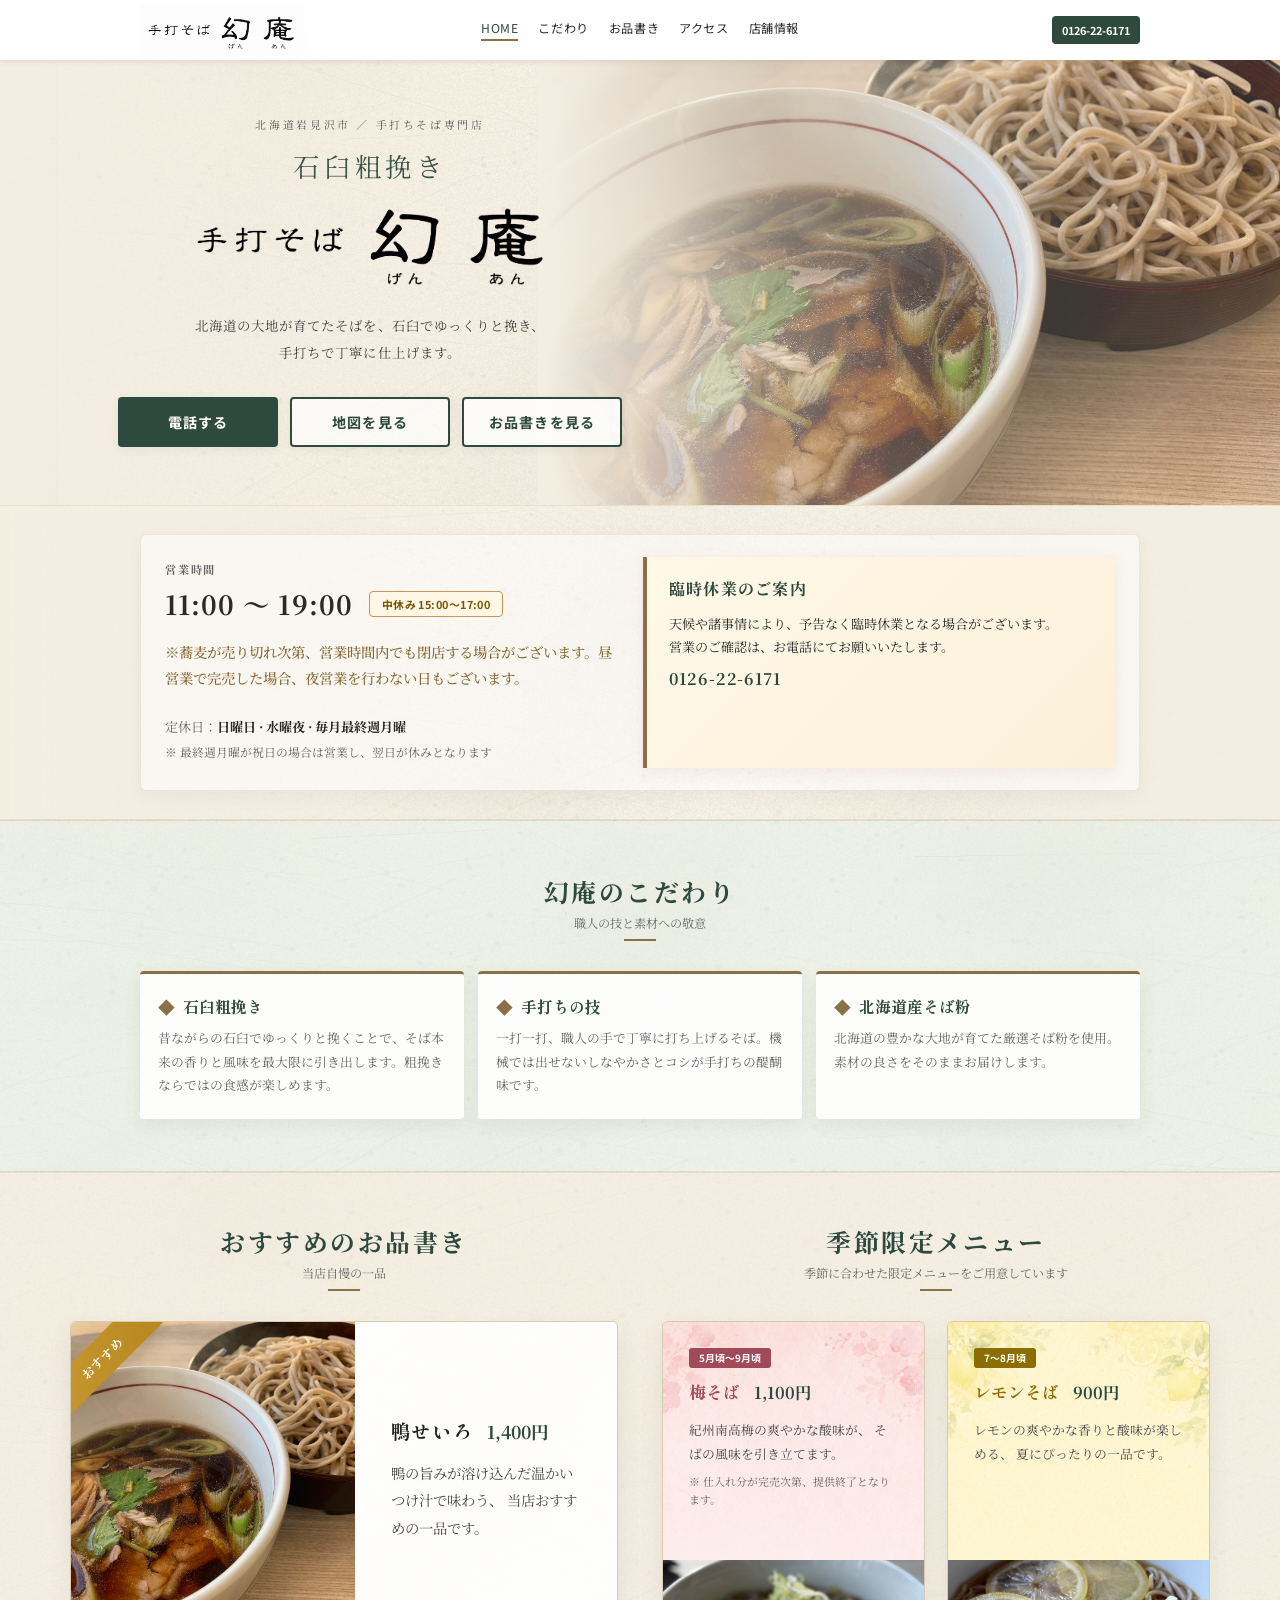
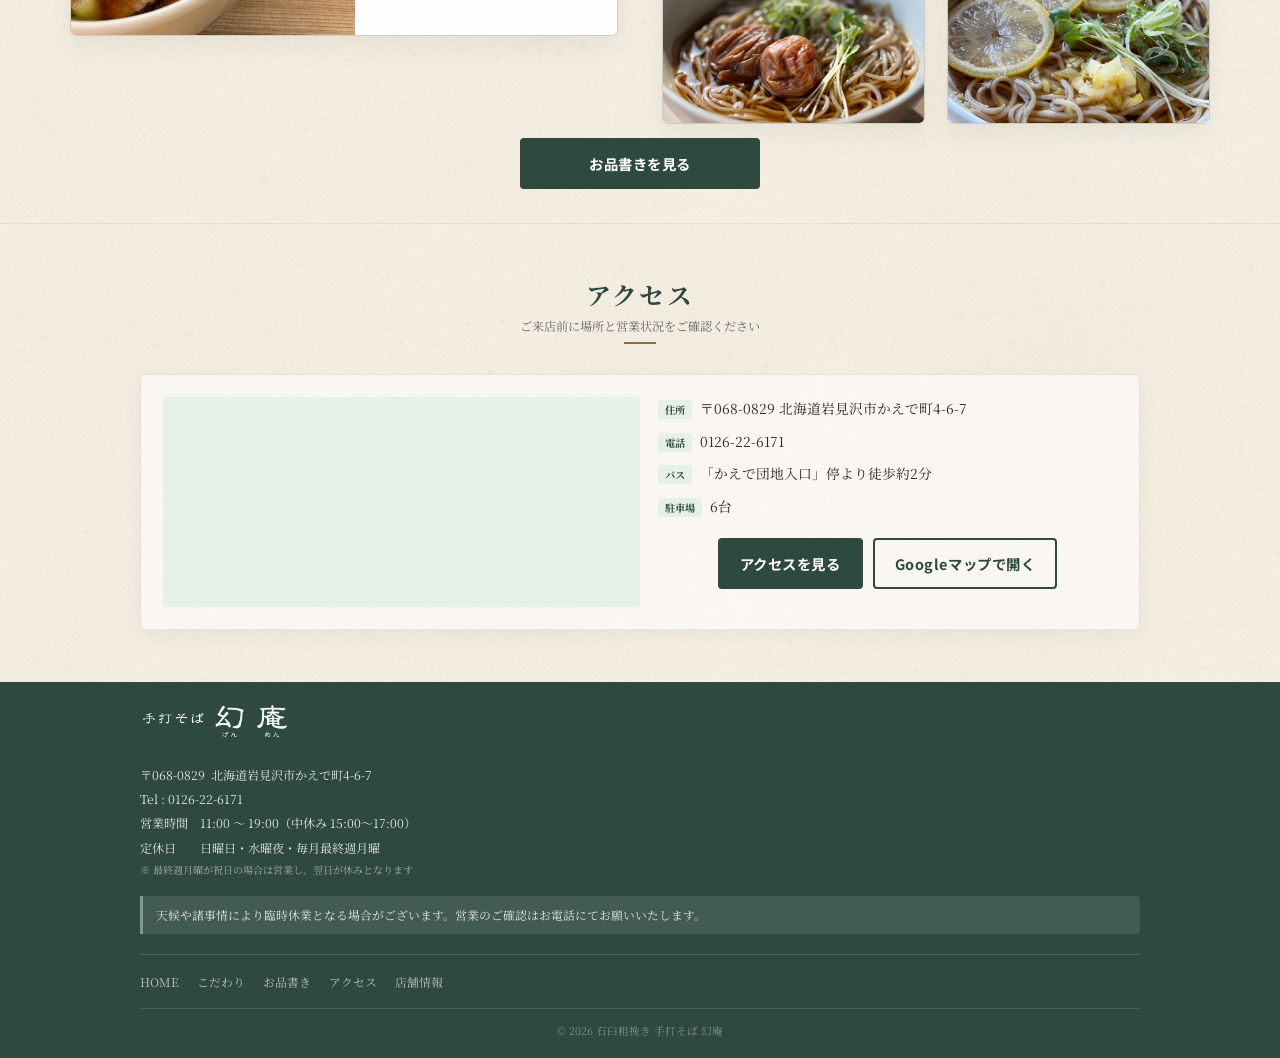
<file: index.html>
<!DOCTYPE html>
<html lang="ja">
<head>
  <meta charset="UTF-8">
  <meta name="viewport" content="width=device-width, initial-scale=1.0">
  <title>石臼粗挽き 手打そば 幻庵｜岩見沢の手打そば店</title>
  <meta name="description" content="北海道岩見沢市かえで町の手打そば店「石臼粗挽き 手打そば 幻庵」。鴨せいろをはじめとした風味豊かなそばをご提供。営業時間や営業確認はお電話にてご案内しています。">
  <meta property="og:title" content="石臼粗挽き 手打そば 幻庵">
  <meta property="og:description" content="岩見沢市かえで町の石臼粗挽き手打そば店。メニューや営業時間等をご案内します。">
  <meta property="og:type" content="website">
  <meta property="og:url" content="https://jasmin1522.github.io/genan-site/index.html">
  <meta property="og:image" content="https://jasmin1522.github.io/genan-site/images/kamo-seiro.jpg">
  <meta property="og:site_name" content="石臼粗挽き 手打そば 幻庵">
  <meta name="twitter:card" content="summary_large_image">
  <link rel="preconnect" href="https://fonts.googleapis.com">
  <link rel="preconnect" href="https://fonts.googleapis.com">
<link rel="preconnect" href="https://fonts.gstatic.com" crossorigin>
<link href="https://fonts.googleapis.com/css2?family=Noto+Sans+JP:wght@400;500;700&family=Noto+Serif+JP:wght@400;500;600;700&family=Shippori+Mincho:wght@500;600;700&display=swap" rel="stylesheet">
<link rel="stylesheet" href="css/style.css">
</head>


<body>
  <header class="hdr">
    <div class="hdr-in container">
      <a href="index.html" class="logo">
        <img src="images/genan-logo.png" alt="手打そば 幻庵" class="logo-img">
      </a>
  
      <nav class="nav" aria-label="グローバルナビゲーション">
        <a href="index.html" class="on">HOME</a>
        <a href="kodawari.html">こだわり</a>
        <a href="menu.html">お品書き</a>
        <a href="access.html">アクセス</a>
        <a href="info.html">店舗情報</a>
      </nav>
  
      <div class="hdr-actions">
        <a href="tel:0126-22-6171" class="hdr-tel">0126-22-6171</a>
        <button type="button" class="hamburger" id="hamburgerBtn" aria-label="メニューを開閉" aria-expanded="false" aria-controls="mobileMenu">
          <span></span>
          <span></span>
          <span></span>
        </button>
      </div>
    </div>
  
    <nav class="mobile-menu" id="mobileMenu" aria-label="モバイルメニュー" aria-hidden="true">
      <div class="mobile-menu__inner container">
        <a href="index.html" class="mobile-menu__link on">HOME</a>
        <a href="kodawari.html" class="mobile-menu__link">こだわり</a>
        <a href="menu.html" class="mobile-menu__link">お品書き</a>
        <a href="access.html" class="mobile-menu__link">アクセス</a>
        <a href="info.html" class="mobile-menu__link">店舗情報</a>
        <a href="tel:0126-22-6171" class="btn btn-p btn-full">電話する</a>
      </div>
    </nav>
  </header>

  <main>
    <section class="hero hero--split">
      <div class="hero-photo" aria-hidden="true">
        <img src="images/kamo-seiro.jpg" alt="">
      </div>
    
      <div class="hero-inner container">
        <div class="hero-c">
          <p class="hero-ey">北海道岩見沢市 ／ 手打ちそば専門店</p>
    
          <h1 class="hero-h1 hero-h1--logo">
            <span class="hero-title-sub">石臼粗挽き</span>
            <img src="images/genan-logo2.png" alt="手打そば 幻庵" class="hero-title-logo">
          </h1>
    
          <p class="hero-lead">
            北海道の大地が育てたそばを、石臼でゆっくりと挽き、<br>
            手打ちで丁寧に仕上げます。
          </p>
    
          <div class="cta-g">
            <a href="tel:0126-22-6171" class="btn btn-p btn-lg">電話する</a>
            <a href="https://maps.app.goo.gl/ch3YZuzkABbox61Y8" class="btn btn-ow btn-lg" target="_blank" rel="noopener">地図を見る</a>
            <a href="menu.html" class="btn btn-w btn-lg">お品書きを見る</a>
          </div>
        </div>
      </div>
    </section>

    <div class="hours-bar">
      <div class="container">
        <div class="hours-panel">
          <div class="hours-info">
            <p class="hours-head">営業時間</p>
    
            <div class="hours-main">
              <span class="hours-time">11:00 〜 19:00</span>
              <span class="break-badge">中休み 15:00〜17:00</span>
              <p class="business-note">※蕎麦が売り切れ次第、営業時間内でも閉店する場合がございます。昼営業で完売した場合、夜営業を行わない日もございます。</p>
            </div>
    
            <p class="hours-closed">
              定休日：<strong>日曜日 · 水曜夜 · 毎月最終週月曜</strong><br>
              <small>※ 最終週月曜が祝日の場合は営業し、翌日が休みとなります</small>
            </p>
          </div>
    
          <div class="kyuugyo-box">
            <strong>臨時休業のご案内</strong>
            <span>天候や諸事情により、予告なく臨時休業となる場合がございます。</span>
            <span>営業のご確認は、お電話にてお願いいたします。</span>
            <a href="tel:0126-22-6171">0126-22-6171</a>
          </div>
        </div>
      </div>
    </div>

    <section class="sec sec-alt sec-kodawari">
      <div class="container">
        <h2 class="sec-title">幻庵のこだわり</h2>
        <p class="sec-sub">職人の技と素材への敬意</p>
        <div class="divider"></div>
        <div class="kd-grid">
          <div class="kd-card">
            <div class="kd-head">
              <div class="kd-icon">◆</div>
              <h3 class="kd-title">石臼粗挽き</h3>
            </div>
            <p class="kd-text">昔ながらの石臼でゆっくりと挽くことで、そば本来の香りと風味を最大限に引き出します。粗挽きならではの食感が楽しめます。</p>
          </div>
    
          <div class="kd-card">
            <div class="kd-head">
              <div class="kd-icon">◆</div>
              <h3 class="kd-title">手打ちの技</h3>
            </div>
            <p class="kd-text">一打一打、職人の手で丁寧に打ち上げるそば。機械では出せないしなやかさとコシが手打ちの醍醐味です。</p>
          </div>
    
          <div class="kd-card">
            <div class="kd-head">
              <div class="kd-icon">◆</div>
              <h3 class="kd-title">北海道産そば粉</h3>
            </div>
            <p class="kd-text">北海道の豊かな大地が育てた厳選そば粉を使用。素材の良さをそのままお届けします。</p>
          </div>
        </div>
      </div>
    </section>

    <section class="menu-duo-v2">
      <div class="menu-duo-v2__grid">
    
        <!-- おすすめ -->
        <div class="menu-duo-v2__pane menu-duo-v2__pane--recommend">
          <div class="menu-duo-v2__inner">
            <h2 class="sec-title">おすすめのお品書き</h2>
            <p class="sec-sub">当店自慢の一品</p>
            <div class="divider"></div>
    
            <article class="pickup-v2">
              <div class="pickup-v2__media">
                <img src="images/kamo-seiro.jpg" alt="鴨せいろ">
                <span class="pickup-v2__badge">おすすめ</span>
              </div>
    
              <div class="pickup-v2__body">
                <div class="menu-item-head">
                  <h3 class="pickup-v2__title">鴨せいろ</h3>
                  <p class="pickup-v2__price">1,400円</p>
                </div>
                <p class="pickup-v2__desc">
                  鴨の旨みが溶け込んだ温かいつけ汁で味わう、
                  当店おすすめの一品です。
                </p>
              </div>
            </article>
          </div>
        </div>
    
        <!-- 季節限定 -->
        <div class="menu-duo-v2__pane menu-duo-v2__pane--season">
          <div class="menu-duo-v2__inner">
            <h2 class="sec-title">季節限定メニュー</h2>
            <p class="sec-sub">季節に合わせた限定メニューをご用意しています</p>
            <div class="divider"></div>
    
            <div class="season-v2__grid">
              <article class="season-v2 season-v2--ume">
                <div class="season-v2__body">
                  <span class="season-v2__badge season-v2__badge--ume">5月頃〜9月頃</span>
                  <div class="menu-item-head">
                    <h3 class="season-v2__title">梅そば</h3>
                    <p class="season-v2__price">1,100円</p>
                  </div>
                  <p class="season-v2__desc">
                    紀州南高梅の爽やかな酸味が、
                    そばの風味を引き立てます。
                  </p>
                  <p class="season-v2__note">
                    ※ 仕入れ分が完売次第、提供終了となります。
                  </p>
                </div>
                <div class="season-v2__media">
                  <img src="images/hiyakake-ume.jpg" alt="梅そば">
                </div>
              </article>
    
              <article class="season-v2 season-v2--lemon">
                <div class="season-v2__body">
                  <span class="season-v2__badge season-v2__badge--lemon">7〜8月頃</span>
                  <div class="menu-item-head">
                    <h3 class="season-v2__title">レモンそば</h3>
                    <p class="season-v2__price">900円</p>
                  </div>
                  <p class="season-v2__desc">
                    レモンの爽やかな香りと酸味が楽しめる、
                    夏にぴったりの一品です。
                  </p>
                </div>
                <div class="season-v2__media">
                  <img src="images/hiyakake-lemon.jpg" alt="レモンそば">
                </div>
              </article>
            </div>
          </div>
        </div>
      </div>
      <div class="menu-duo-v2__cta">
        <a href="menu.html" class="btn btn-p">お品書きを見る</a>
      </div>
    </section>

    <section class="sec sec-access-home">
      <div class="container">
        <h2 class="sec-title">アクセス</h2>
        <p class="sec-sub">ご来店前に場所と営業状況をご確認ください</p>
        <div class="divider"></div>
        <div class="access-mini-body">
          <div class="map-embed">
            <iframe src="https://maps.google.com/maps?q=%E5%8C%97%E6%B5%B7%E9%81%93%E5%B2%A9%E8%A6%8B%E6%B2%A2%E5%B8%82%E3%81%8B%E3%81%88%E3%81%A7%E7%94%BA4-6-7&t=&z=16&ie=UTF8&iwloc=&output=embed" title="石臼粗挽き 手打そば 幻庵の地図" loading="lazy" referrerpolicy="no-referrer-when-downgrade"></iframe>
          </div>
          <div class="access-rows">
            <div class="ac-row"><span class="ac-lbl">住所</span><div class="ac-val">〒068-0829 北海道岩見沢市かえで町4-6-7</div></div>
            <div class="ac-row"><span class="ac-lbl">電話</span><div class="ac-val"><a href="tel:0126-22-6171">0126-22-6171</a></div></div>
            <div class="ac-row"><span class="ac-lbl">バス</span><div class="ac-val">「かえで団地入口」停より徒歩約2分</div></div>
            <div class="ac-row"><span class="ac-lbl">駐車場</span><div class="ac-val">6台</div></div>
            <div class="access-buttons">
              <a href="access.html" class="btn btn-p">アクセスを見る</a>
              <a href="https://maps.app.goo.gl/ch3YZuzkABbox61Y8" class="btn btn-o" target="_blank" rel="noopener">Googleマップで開く</a>
            </div>
          </div>
        </div>
      </div>
    </section>

  </main>

  <footer class="ftr">
    <div class="container">
      <a href="index.html" class="ftr-logo-link" aria-label="石臼粗挽き 手打そば 幻庵 HOME">
        <img src="images/genan-logo2.png" alt="手打そば 幻庵" class="ftr-logo-img">
      </a>
      <div class="ftr-info">
        <p>〒068-0829&ensp;北海道岩見沢市かえで町4-6-7</p>
        <p>Tel : 0126-22-6171</p>
        <p>営業時間&emsp;11:00 〜 19:00（中休み 15:00〜17:00）</p>
        <p>定休日&emsp;&emsp;日曜日・水曜夜・毎月最終週月曜</p>
        <small>※ 最終週月曜が祝日の場合は営業し、翌日が休みとなります</small>
      </div>
      <div class="ftr-notice">天候や諸事情により臨時休業となる場合がございます。営業のご確認はお電話にてお願いいたします。</div>
      <nav class="ftr-nav" aria-label="フッターナビゲーション">
        <a href="index.html">HOME</a>
        <a href="kodawari.html">こだわり</a>
        <a href="menu.html">お品書き</a>
        <a href="access.html">アクセス</a>
        <a href="info.html">店舗情報</a>
      </nav>
      <p class="ftr-copy">&copy; 2026 石臼粗挽き 手打そば 幻庵</p>
    </div>
  </footer>

  <script src="js/script.js"></script>
</body>
</html>
</file>
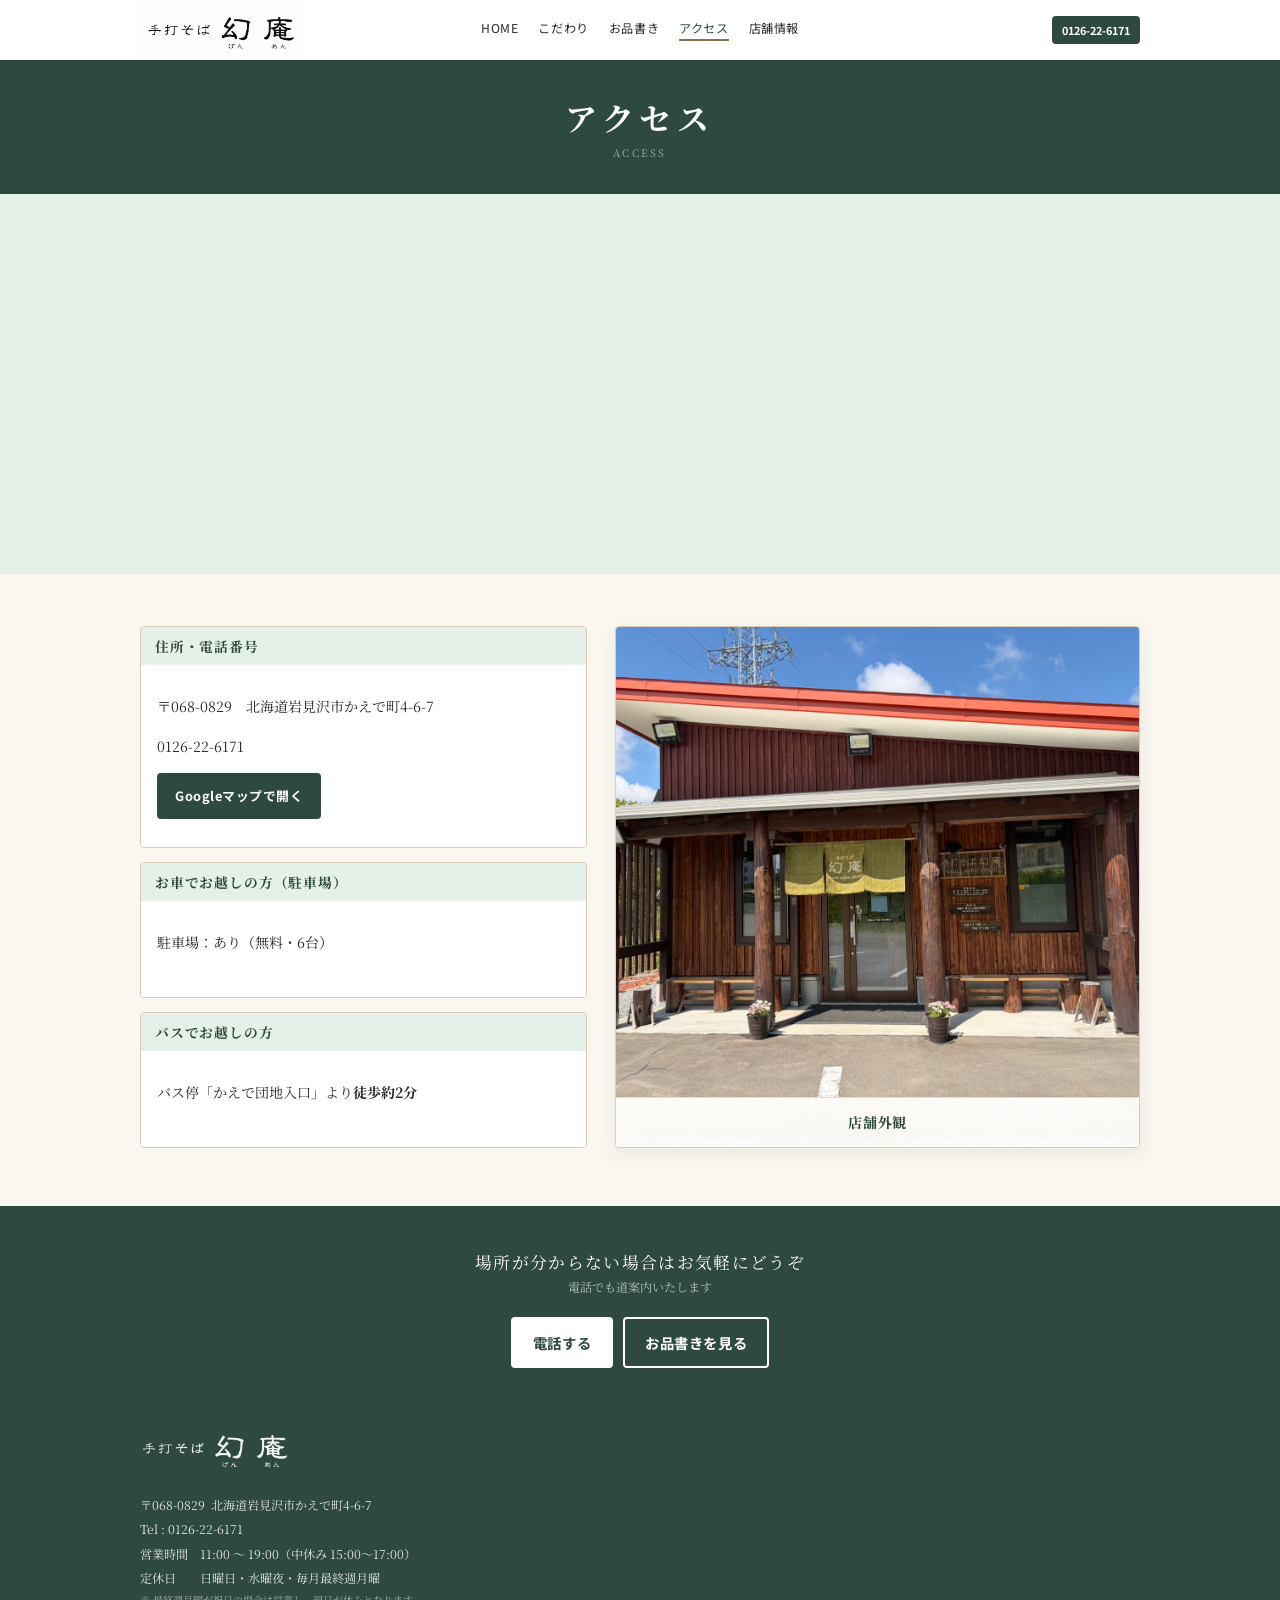
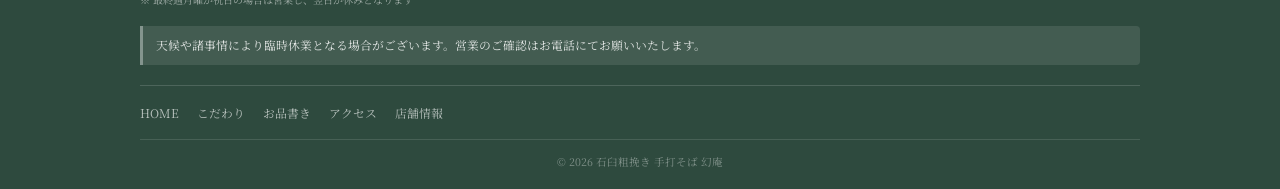
<file: access.html>
<!DOCTYPE html>
<html lang="ja">
<head>
  <meta charset="UTF-8">
  <meta name="viewport" content="width=device-width, initial-scale=1.0">
  <title>アクセス｜石臼粗挽き 手打そば 幻庵</title>
  <meta name="description" content="石臼粗挽き 手打そば 幻庵へのアクセス情報。住所、電話番号、バス停、駐車場、支払い方法をご案内します。">
  <link rel="preconnect" href="https://fonts.googleapis.com">
  <link rel="preconnect" href="https://fonts.gstatic.com" crossorigin>
  <link href="https://fonts.googleapis.com/css2?family=Noto+Sans+JP:wght@400;500;700&family=Noto+Serif+JP:wght@400;600;700&display=swap" rel="stylesheet">
  <link rel="stylesheet" href="css/style.css">
</head>
<body>
  <header class="hdr">
    <div class="hdr-in container">
      <a href="index.html" class="logo">
        <img src="images/genan-logo.png" alt="手打そば 幻庵" class="logo-img">
      </a>
  
      <nav class="nav" aria-label="グローバルナビゲーション">
        <a href="index.html">HOME</a>
        <a href="kodawari.html">こだわり</a>
        <a href="menu.html">お品書き</a>
        <a href="access.html" class="on">アクセス</a>
        <a href="info.html">店舗情報</a>
      </nav>
  
      <div class="hdr-actions">
        <a href="tel:0126-22-6171" class="hdr-tel">0126-22-6171</a>
        <button type="button" class="hamburger" id="hamburgerBtn" aria-label="メニューを開閉" aria-expanded="false" aria-controls="mobileMenu">
          <span></span>
          <span></span>
          <span></span>
        </button>
      </div>
    </div>
  
    <nav class="mobile-menu" id="mobileMenu" aria-label="モバイルメニュー" aria-hidden="true">
      <div class="mobile-menu__inner container">
        <a href="index.html" class="mobile-menu__link">HOME</a>
        <a href="kodawari.html" class="mobile-menu__link">こだわり</a>
        <a href="menu.html" class="mobile-menu__link">お品書き</a>
        <a href="access.html" class="mobile-menu__link on">アクセス</a>
        <a href="info.html" class="mobile-menu__link">店舗情報</a>
        <a href="tel:0126-22-6171" class="btn btn-p btn-full">電話する</a>
      </div>
    </nav>
  </header>

  <main>
    <div class="page-hero">
      <h1 class="page-hero-title">アクセス</h1>
      <p class="page-hero-en">ACCESS</p>
    </div>

    <div class="map-live">
      <iframe src="https://maps.google.com/maps?q=%E5%8C%97%E6%B5%B7%E9%81%93%E5%B2%A9%E8%A6%8B%E6%B2%A2%E5%B8%82%E3%81%8B%E3%81%88%E3%81%A7%E7%94%BA4-6-7&t=&z=16&ie=UTF8&iwloc=&output=embed" title="石臼粗挽き 手打そば 幻庵の周辺地図" loading="lazy" referrerpolicy="no-referrer-when-downgrade"></iframe>
    </div>

    <section class="sec access-detail-section">
      <div class="container">
        <div class="access-detail-layout">
    
          <div class="access-detail-cards">
            <div class="ac-block">
              <div class="ac-block-hdr">住所・電話番号</div>
              <div class="ac-block-body">
                <p>〒068-0829　北海道岩見沢市かえで町4-6-7</p>
                <p style="margin-top:6px"><a href="tel:0126-22-6171">0126-22-6171</a></p>
                <p style="margin-top:14px">
                  <a href="https://maps.app.goo.gl/ch3YZuzkABbox61Y8" class="btn btn-p btn-sm" target="_blank" rel="noopener">
                    Googleマップで開く
                  </a>
                </p>
              </div>
            </div>
    
            <div class="ac-block">
              <div class="ac-block-hdr">お車でお越しの方（駐車場）</div>
              <div class="ac-block-body">
                <p>駐車場：あり（無料・6台）</p>
              </div>
            </div>
    
            <div class="ac-block">
              <div class="ac-block-hdr">バスでお越しの方</div>
              <div class="ac-block-body">
                <p>バス停「かえで団地入口」より<strong>徒歩約2分</strong></p>
              </div>
            </div>
          </div>
    
          <figure class="access-shop-photo">
            <img src="images/tenpo_gaikan.jpg" alt="石臼粗挽き 手打そば 幻庵の店舗外観">
            <figcaption>店舗外観</figcaption>
          </figure>
    
        </div>
      </div>
    </section>

    <section class="cta-bar">
      <div class="container container--compact">
        <p class="cta-bar__title">場所が分からない場合はお気軽にどうぞ</p>
        <p class="cta-bar__sub">電話でも道案内いたします</p>
        <div class="cta-bar__btns">
          <a href="tel:0126-22-6171" class="btn btn-w">電話する</a>
          <a href="menu.html" class="btn btn-ow">お品書きを見る</a>
        </div>
      </div>
    </section>
  </main>

  <footer class="ftr">
    <div class="container">
      <a href="index.html" class="ftr-logo-link" aria-label="石臼粗挽き 手打そば 幻庵 HOME">
        <img src="images/genan-logo2.png" alt="手打そば 幻庵" class="ftr-logo-img">
      </a>
      <div class="ftr-info">
        <p>〒068-0829&ensp;北海道岩見沢市かえで町4-6-7</p>
        <p>Tel : 0126-22-6171</p>
        <p>営業時間&emsp;11:00 〜 19:00（中休み 15:00〜17:00）</p>
        <p>定休日&emsp;&emsp;日曜日・水曜夜・毎月最終週月曜</p>
        <small>※ 最終週月曜が祝日の場合は営業し、翌日が休みとなります</small>
      </div>
      <div class="ftr-notice">天候や諸事情により臨時休業となる場合がございます。営業のご確認はお電話にてお願いいたします。</div>
      <nav class="ftr-nav" aria-label="フッターナビゲーション">
        <a href="index.html">HOME</a>
        <a href="kodawari.html">こだわり</a>
        <a href="menu.html">お品書き</a>
        <a href="access.html">アクセス</a>
        <a href="info.html">店舗情報</a>
      </nav>
      <p class="ftr-copy">&copy; 2026 石臼粗挽き 手打そば 幻庵</p>
    </div>
  </footer>

  <script src="js/script.js"></script>
</body>
</html>
</file>
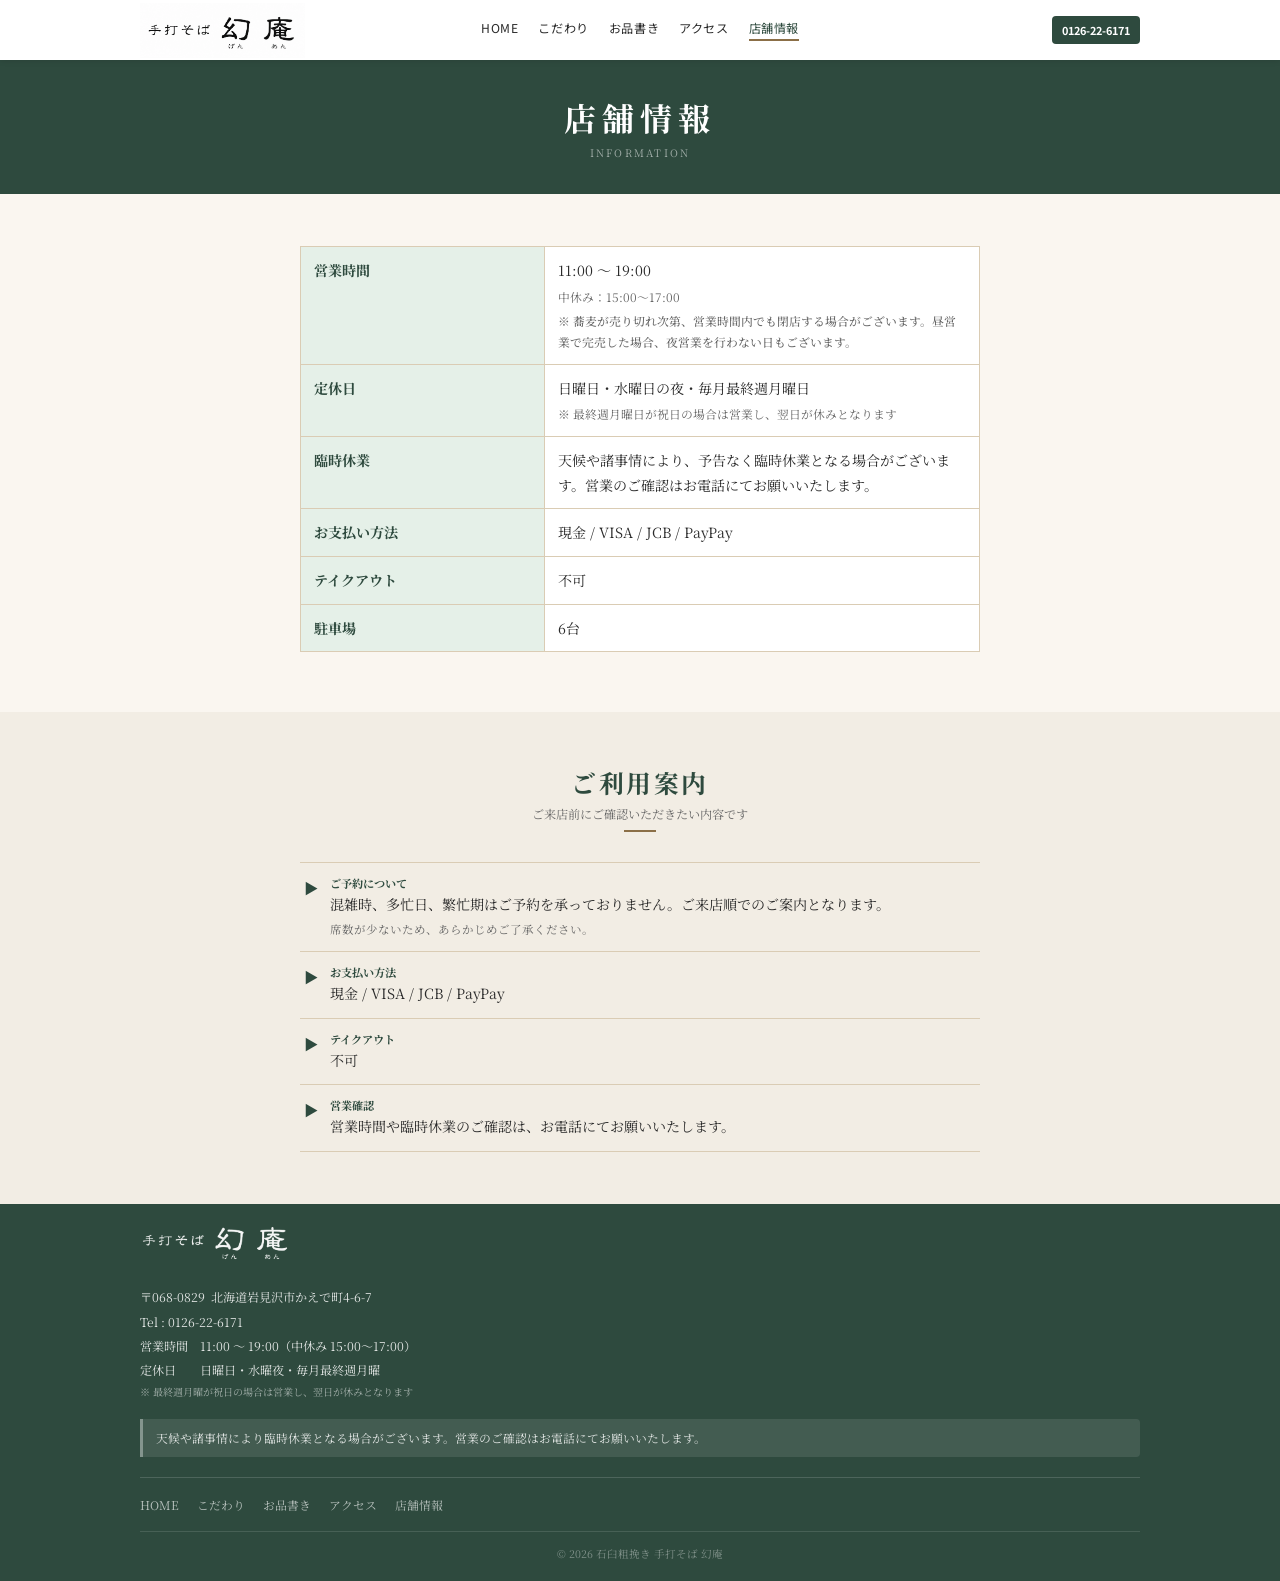
<file: info.html>
<!DOCTYPE html>
<html lang="ja">
<head>
  <meta charset="UTF-8">
  <meta name="viewport" content="width=device-width, initial-scale=1.0">
  <title>店舗情報｜石臼粗挽き 手打そば 幻庵</title>
  <meta name="description" content="石臼粗挽き 手打そば 幻庵の営業時間、定休日、ご予約案内、支払い方法、テイクアウト可否などの店舗情報です。">
  <link rel="preconnect" href="https://fonts.googleapis.com">
  <link rel="preconnect" href="https://fonts.gstatic.com" crossorigin>
  <link href="https://fonts.googleapis.com/css2?family=Noto+Sans+JP:wght@400;500;700&family=Noto+Serif+JP:wght@400;600;700&display=swap" rel="stylesheet">
  <link rel="stylesheet" href="css/style.css">
</head>
<body>
  <header class="hdr">
    <div class="hdr-in container">
      <a href="index.html" class="logo">
        <img src="images/genan-logo.png" alt="手打そば 幻庵" class="logo-img">
      </a>
  
      <nav class="nav" aria-label="グローバルナビゲーション">
        <a href="index.html">HOME</a>
        <a href="kodawari.html">こだわり</a>
        <a href="menu.html">お品書き</a>
        <a href="access.html">アクセス</a>
        <a href="info.html" class="on">店舗情報</a>
      </nav>
  
      <div class="hdr-actions">
        <a href="tel:0126-22-6171" class="hdr-tel">0126-22-6171</a>
        <button type="button" class="hamburger" id="hamburgerBtn" aria-label="メニューを開閉" aria-expanded="false" aria-controls="mobileMenu">
          <span></span>
          <span></span>
          <span></span>
        </button>
      </div>
    </div>
  
    <nav class="mobile-menu" id="mobileMenu" aria-label="モバイルメニュー" aria-hidden="true">
      <div class="mobile-menu__inner container">
        <a href="index.html" class="mobile-menu__link">HOME</a>
        <a href="kodawari.html" class="mobile-menu__link">こだわり</a>
        <a href="menu.html" class="mobile-menu__link">お品書き</a>
        <a href="access.html" class="mobile-menu__link">アクセス</a>
        <a href="info.html" class="mobile-menu__link on">店舗情報</a>
        <a href="tel:0126-22-6171" class="btn btn-p btn-full">電話する</a>
      </div>
    </nav>
  </header>

  <main>
    <div class="page-hero">
      <h1 class="page-hero-title">店舗情報</h1>
      <p class="page-hero-en">INFORMATION</p>
    </div>

    <section class="sec">
      <div class="container container--compact">
        <table class="info-tbl">
          <caption class="visually-hidden">石臼粗挽き 手打そば 幻庵の営業時間と店舗情報</caption>
          <tbody>
            <tr>
              <th>営業時間</th>
              <td>
                11:00 〜 19:00
                <span class="note">中休み：15:00〜17:00</span>
                <span class="note note--closing">
                  ※ 蕎麦が売り切れ次第、営業時間内でも閉店する場合がございます。昼営業で完売した場合、夜営業を行わない日もございます。
                </span>
              </td>
            </tr>
            <tr><th>定休日</th><td>日曜日・水曜日の夜・毎月最終週月曜日<span class="note">※ 最終週月曜日が祝日の場合は営業し、翌日が休みとなります</span></td></tr>
            
            <tr><th>臨時休業</th><td>天候や諸事情により、予告なく臨時休業となる場合がございます。営業のご確認はお電話にてお願いいたします。</td></tr>
            <tr><th>お支払い方法</th><td>現金 / VISA / JCB / PayPay</td></tr>
            <tr><th>テイクアウト</th><td>不可</td></tr>
            <tr><th>駐車場</th><td>6台</td></tr>
          </tbody>
        </table>
      </div>
    </section>

    <section class="sec sec-alt">
      <div class="container container--compact">
        <h2 class="sec-title">ご利用案内</h2>
        <p class="sec-sub">ご来店前にご確認いただきたい内容です</p>
        <div class="divider"></div>
        <div class="usage-list">
          <div class="usage-item">
            <div class="usage-arrow">▶</div>
            <div class="usage-body">
              <p class="usage-lbl">ご予約について</p>
              <p class="usage-val">混雑時、多忙日、繁忙期はご予約を承っておりません。ご来店順でのご案内となります。</p>
              <p class="usage-note">席数が少ないため、あらかじめご了承ください。</p>
            </div>
          </div>
          <div class="usage-item">
            <div class="usage-arrow">▶</div>
            <div class="usage-body">
              <p class="usage-lbl">お支払い方法</p>
              <p class="usage-val">現金 / VISA / JCB / PayPay</p>
            </div>
          </div>
          <div class="usage-item">
            <div class="usage-arrow">▶</div>
            <div class="usage-body">
              <p class="usage-lbl">テイクアウト</p>
              <p class="usage-val">不可</p>
            </div>
          </div>
          <div class="usage-item">
            <div class="usage-arrow">▶</div>
            <div class="usage-body">
              <p class="usage-lbl">営業確認</p>
              <p class="usage-val">営業時間や臨時休業のご確認は、お電話にてお願いいたします。</p>
            </div>
          </div>
        </div>
      </div>
    </section>

 
  </main>

  <footer class="ftr">
    <div class="container">
      <a href="index.html" class="ftr-logo-link" aria-label="石臼粗挽き 手打そば 幻庵 HOME">
        <img src="images/genan-logo2.png" alt="手打そば 幻庵" class="ftr-logo-img">
      </a>
      <div class="ftr-info">
        <p>〒068-0829&ensp;北海道岩見沢市かえで町4-6-7</p>
        <p>Tel : 0126-22-6171</p>
        <p>営業時間&emsp;11:00 〜 19:00（中休み 15:00〜17:00）</p>
        <p>定休日&emsp;&emsp;日曜日・水曜夜・毎月最終週月曜</p>
        <small>※ 最終週月曜が祝日の場合は営業し、翌日が休みとなります</small>
      </div>
      <div class="ftr-notice">天候や諸事情により臨時休業となる場合がございます。営業のご確認はお電話にてお願いいたします。</div>
      <nav class="ftr-nav" aria-label="フッターナビゲーション">
        <a href="index.html">HOME</a>
        <a href="kodawari.html">こだわり</a>
        <a href="menu.html">お品書き</a>
        <a href="access.html">アクセス</a>
        <a href="info.html">店舗情報</a>
      </nav>
      <p class="ftr-copy">&copy; 2026 石臼粗挽き 手打そば 幻庵</p>
    </div>
  </footer>

  <script src="js/script.js"></script>
</body>
</html>
</file>
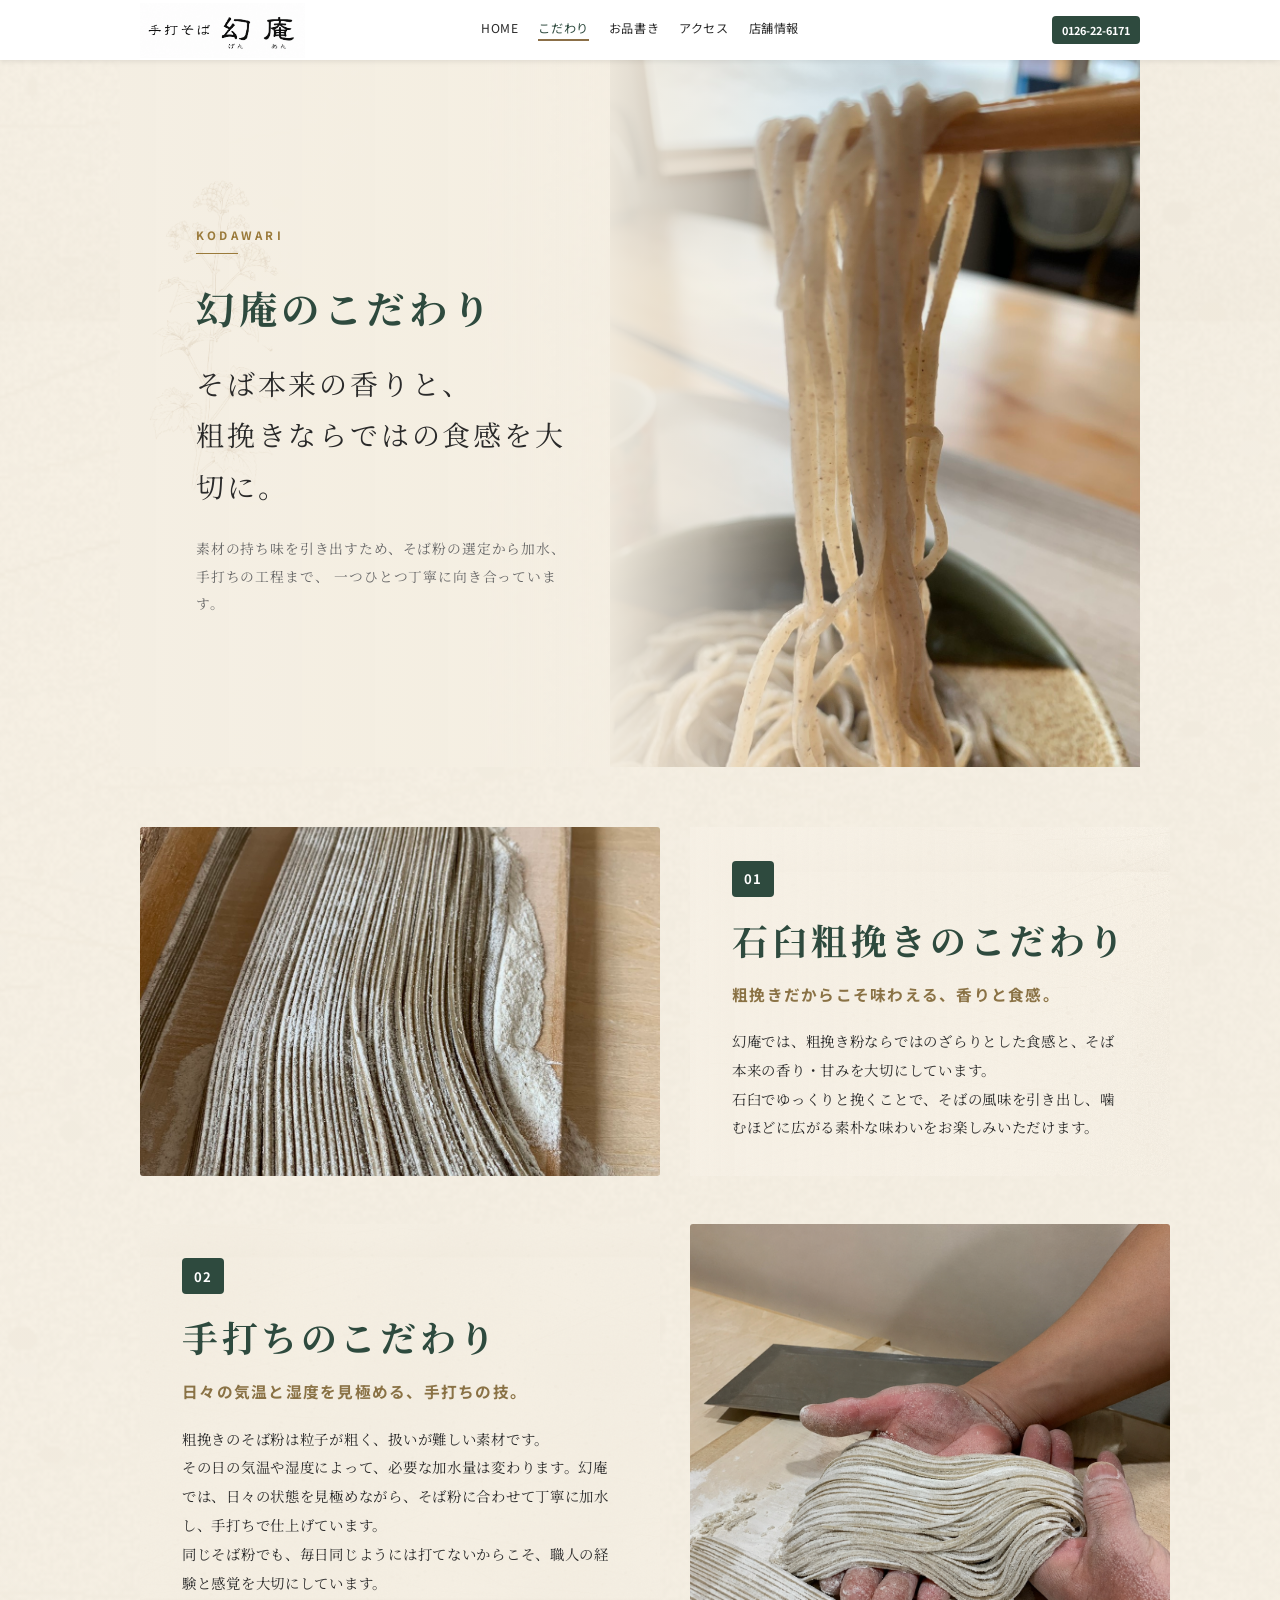
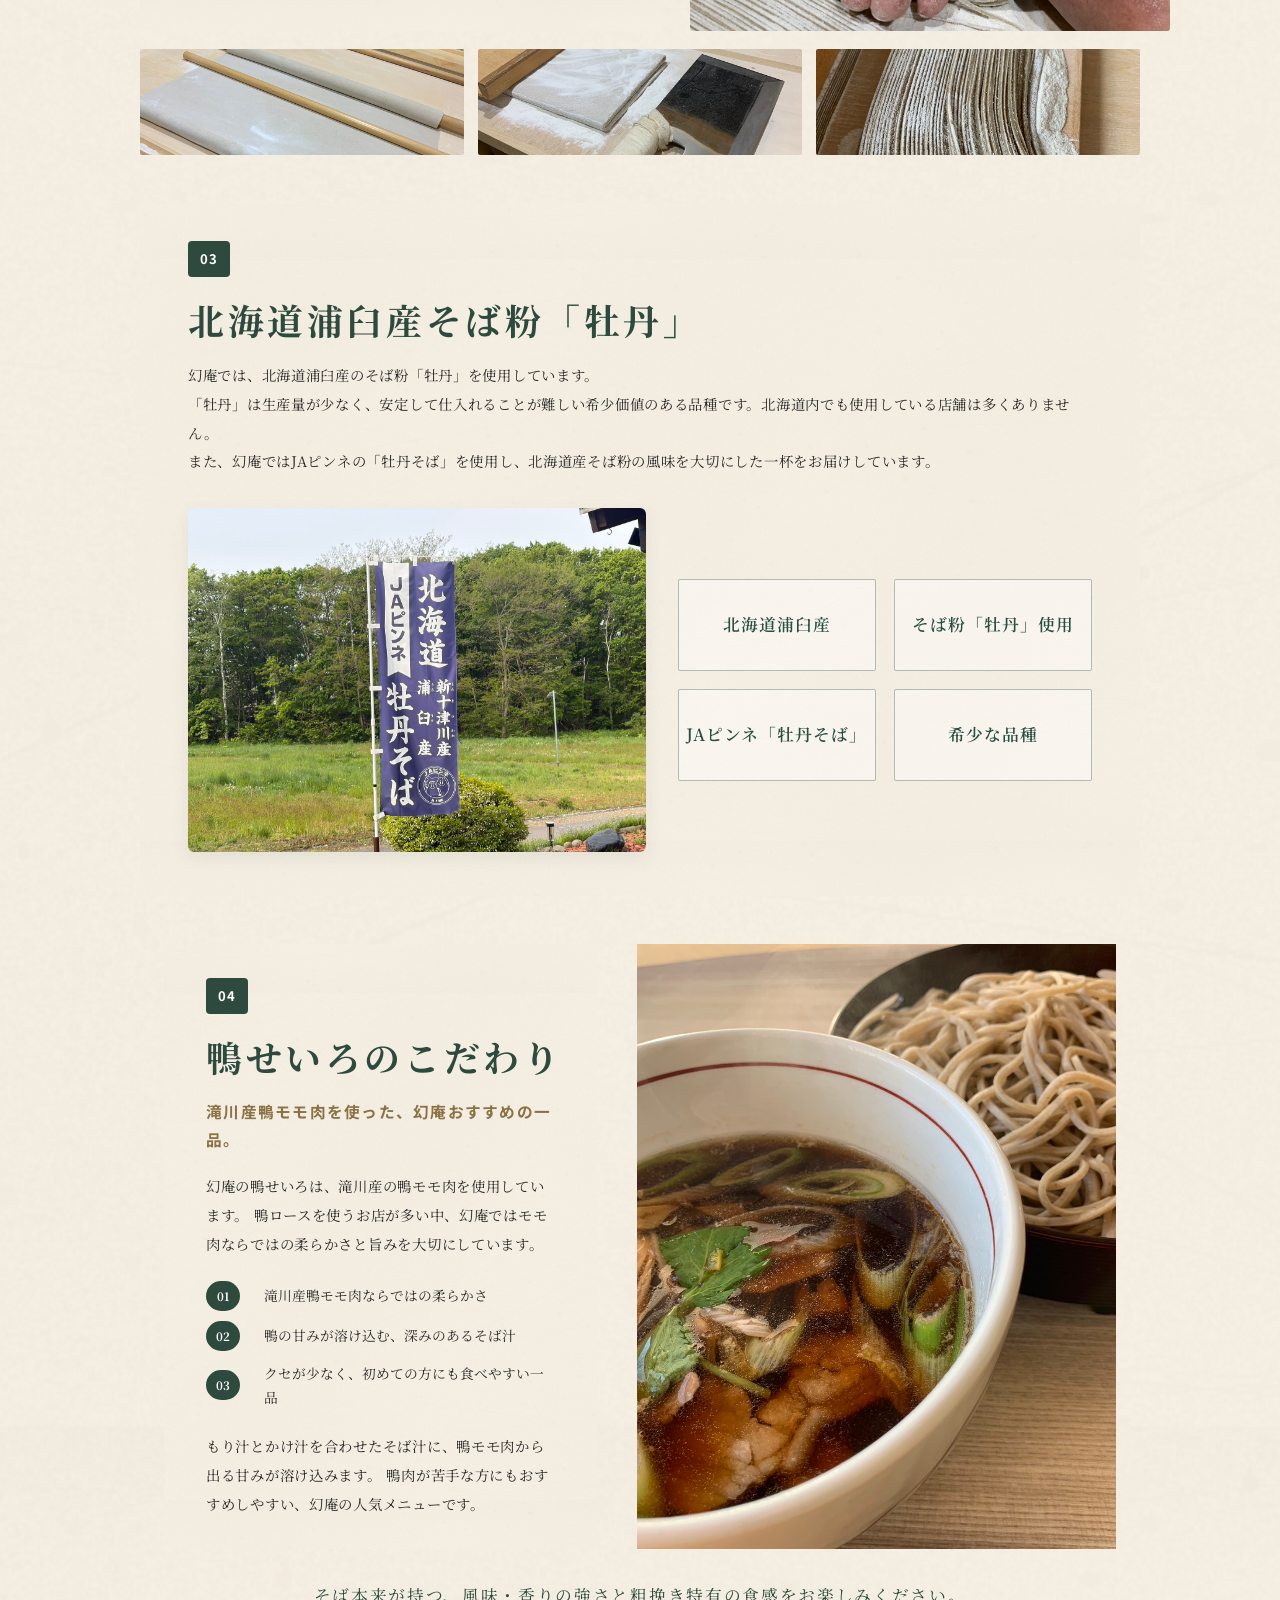
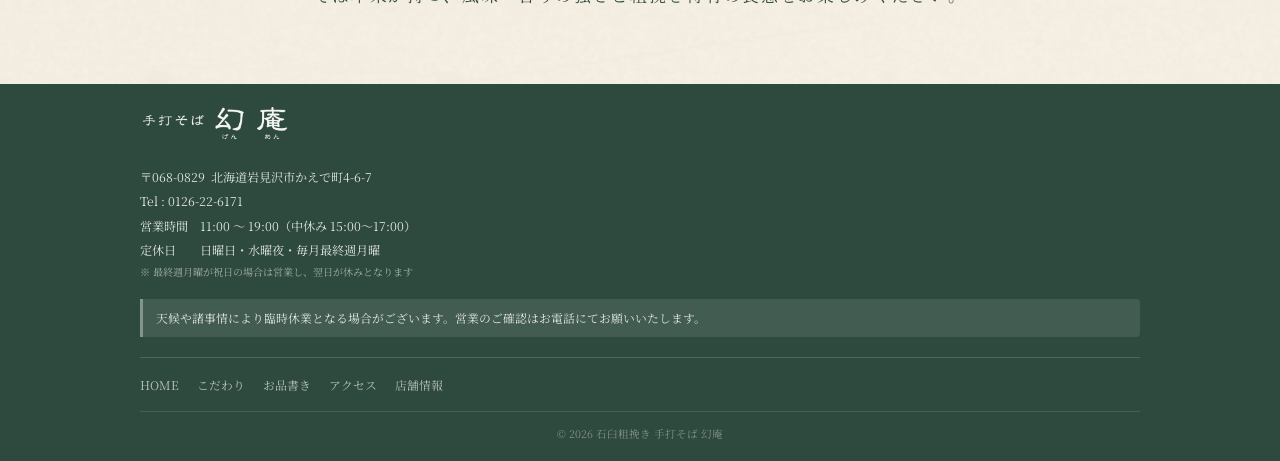
<file: kodawari.html>
<!DOCTYPE html>
<html lang="ja">
<head>
  <meta charset="UTF-8">
  <meta name="viewport" content="width=device-width, initial-scale=1.0">
  <title>こだわり｜石臼粗挽き 手打そば 幻庵</title>
  <meta name="description" content="石臼粗挽き 手打そば 幻庵のこだわり。石臼粗挽き、手打ちの技、北海道浦臼産そば粉「牡丹」、鴨せいろへの想いをご紹介します。">
  <meta property="og:title" content="こだわり｜石臼粗挽き 手打そば 幻庵">
  <meta property="og:description" content="幻庵が大切にしている、石臼粗挽き、手打ち、そば粉、鴨せいろのこだわりをご紹介します。">
  <meta property="og:type" content="website">
  <meta property="og:url" content="https://axis-nexus.github.io/genan-site/kodawari.html">
<meta property="og:image" content="https://axis-nexus.github.io/genan-site/images/kodawari_11.jpg">
  <meta property="og:site_name" content="石臼粗挽き 手打そば 幻庵">
  <meta name="twitter:card" content="summary_large_image">
  <link rel="preconnect" href="https://fonts.googleapis.com">
  <link rel="preconnect" href="https://fonts.gstatic.com" crossorigin>
  <link href="https://fonts.googleapis.com/css2?family=Noto+Sans+JP:wght@400;500;700&family=Noto+Serif+JP:wght@400;600;700&display=swap" rel="stylesheet">
  <link rel="stylesheet" href="css/style.css">
  <link rel="stylesheet" href="css/kodawari-responsive.css">
</head>
<body>
  <header class="hdr">
    <div class="hdr-in container">
      <a href="index.html" class="logo">
        <img src="images/genan-logo.png" alt="手打そば 幻庵" class="logo-img">
      </a>
  
      <nav class="nav" aria-label="グローバルナビゲーション">
        <a href="index.html">HOME</a>
        <a href="kodawari.html" class="on">こだわり</a>
        <a href="menu.html">お品書き</a>
        <a href="access.html">アクセス</a>
        <a href="info.html">店舗情報</a>
      </nav>
  
      <div class="hdr-actions">
        <a href="tel:0126-22-6171" class="hdr-tel">0126-22-6171</a>
        <button type="button" class="hamburger" id="hamburgerBtn" aria-label="メニューを開閉" aria-expanded="false" aria-controls="mobileMenu">
          <span></span>
          <span></span>
          <span></span>
        </button>
      </div>
    </div>
  
    <nav class="mobile-menu" id="mobileMenu" aria-label="モバイルメニュー" aria-hidden="true">
      <div class="mobile-menu__inner container">
        <a href="index.html" class="mobile-menu__link">HOME</a>
        <a href="kodawari.html" class="mobile-menu__link on">こだわり</a>
        <a href="menu.html" class="mobile-menu__link">お品書き</a>
        <a href="access.html" class="mobile-menu__link">アクセス</a>
        <a href="info.html" class="mobile-menu__link">店舗情報</a>
        <a href="tel:0126-22-6171" class="btn btn-p btn-full">電話する</a>
      </div>
    </nav>
  </header>

  <main class="kodawari-page">
    <section class="kodawari-hero">
      <div class="container kodawari-hero__inner">
        <div class="kodawari-hero__body">
          <p class="kodawari-hero__en">KODAWARI</p>
          <div class="kodawari-hero__rule"></div>
          <h1 class="kodawari-hero__title">幻庵のこだわり</h1>
          <p class="kodawari-hero__catch">そば本来の香りと、<br>粗挽きならではの食感を大切に。</p>
          <p class="kodawari-hero__text">
            素材の持ち味を引き出すため、そば粉の選定から加水、手打ちの工程まで、
            一つひとつ丁寧に向き合っています。
          </p>
        </div>
        <div class="kodawari-hero__media">
          <img src="images/kodawari_11.jpg" alt="箸で持ち上げた手打そば">
        </div>
      </div>
    </section>

    <section class="kodawari-section kodawari-section--first">
      <div class="container">
        <div class="kodawari-block kodawari-block--reverse">
          <div class="kodawari-block__media">
            <img src="images/kodawari_10.jpg" alt="粗挽きの粒感が伝わるそば生地">
          </div>
          <div class="kodawari-block__content">
            <div class="kodawari-block__label">01</div>
            <h2 class="kodawari-block__title">石臼粗挽きのこだわり</h2>
            <p class="kodawari-block__lead">粗挽きだからこそ味わえる、香りと食感。</p>
            <p class="kodawari-block__text">
              幻庵では、粗挽き粉ならではのざらりとした食感と、そば本来の香り・甘みを大切にしています。<br>
              石臼でゆっくりと挽くことで、そばの風味を引き出し、噛むほどに広がる素朴な味わいをお楽しみいただけます。
            </p>
          </div>
        </div>
      </div>
    </section>

    <section class="kodawari-section">
      <div class="container">
        <div class="kodawari-block">
          <div class="kodawari-block__content kodawari-block__content--wide">
            <div class="kodawari-block__label">02</div>
            <h2 class="kodawari-block__title">手打ちのこだわり</h2>
            <p class="kodawari-block__lead">日々の気温と湿度を見極める、手打ちの技。</p>
            <p class="kodawari-block__text">
              粗挽きのそば粉は粒子が粗く、扱いが難しい素材です。<br>
              その日の気温や湿度によって、必要な加水量は変わります。幻庵では、日々の状態を見極めながら、そば粉に合わせて丁寧に加水し、手打ちで仕上げています。<br>
              同じそば粉でも、毎日同じようには打てないからこそ、職人の経験と感覚を大切にしています。
            </p>
          </div>
          <div class="kodawari-block__media">
            <img src="images/kodawari_8.jpg" alt="畳んだそば生地を手で持つ職人の手元">
          </div>
        </div>

        <div class="kodawari-gallery" aria-label="手打ち工程のギャラリー">
          <!-- スマホ時のみ表示：02の単体画像と同じ画像を横スクロールに追加 -->
          <figure class="kodawari-gallery__item kodawari-gallery__item--main-sp">
            <img src="images/kodawari_8.jpg" alt="手打ちそばの生地">
          </figure>
        
          <figure class="kodawari-gallery__item">
            <img src="images/kodawari_4.jpg" alt="作業台に置かれた麺棒">
          </figure>
        
          <figure class="kodawari-gallery__item">
            <img src="images/kodawari_7.jpg" alt="包丁と麺棒、そば生地の道具一式">
          </figure>
        
          <figure class="kodawari-gallery__item">
            <img src="images/kodawari_10.jpg" alt="整った麺線が並ぶ手打そば">
          </figure>
        </div>
      </div>
    </section>

    <section class="kodawari-section">
      <div class="container">
        <div class="kodawari-material">
          <div class="kodawari-block__label">03</div>
          <h2 class="kodawari-block__title">北海道浦臼産そば粉「牡丹」</h2>
    
          <p class="kodawari-material__text">
            幻庵では、北海道浦臼産のそば粉「牡丹」を使用しています。<br>
            「牡丹」は生産量が少なく、安定して仕入れることが難しい希少価値のある品種です。北海道内でも使用している店舗は多くありません。<br>
            また、幻庵ではJAピンネの「牡丹そば」を使用し、北海道産そば粉の風味を大切にした一杯をお届けしています。
          </p>
    
          <div class="kodawari-material__visual">
            <figure class="kodawari-material__photo">
              <img src="images/ja-pinne-botan-soba.jpg" alt="JAピンネの牡丹そばを示すのぼり旗">
            </figure>
          
            <div class="kodawari-points">
              <div class="kodawari-points__item">北海道浦臼産</div>
              <div class="kodawari-points__item">そば粉「牡丹」使用</div>
              <div class="kodawari-points__item">JAピンネ「牡丹そば」</div>
              <div class="kodawari-points__item">希少な品種</div>
            </div>
          </div>
      </div>
    </section>

    <section class="kodawari-section kodawari-section--last">
      <div class="container">
        <div class="kodawari-duck">
          <div class="kodawari-duck__media">
            <img src="images/kamo-seiro.jpg" alt="幻庵の鴨せいろ">
          </div>
    
          <div class="kodawari-duck__content">
            <div class="kodawari-block__label">04</div>
            <h2 class="kodawari-block__title">鴨せいろのこだわり</h2>
            <p class="kodawari-block__lead">滝川産鴨モモ肉を使った、幻庵おすすめの一品。</p>
    
            <p class="kodawari-block__text">
              幻庵の鴨せいろは、滝川産の鴨モモ肉を使用しています。
              鴨ロースを使うお店が多い中、幻庵ではモモ肉ならではの柔らかさと旨みを大切にしています。
            </p>
    
            <div class="kodawari-duck__points">
              <div class="kodawari-duck__point">
                <span>01</span>
                <p>滝川産鴨モモ肉ならではの柔らかさ</p>
              </div>
              <div class="kodawari-duck__point">
                <span>02</span>
                <p>鴨の甘みが溶け込む、深みのあるそば汁</p>
              </div>
              <div class="kodawari-duck__point">
                <span>03</span>
                <p>クセが少なく、初めての方にも食べやすい一品</p>
              </div>
            </div>
    
            <p class="kodawari-block__text kodawari-duck__closing">
              もり汁とかけ汁を合わせたそば汁に、鴨モモ肉から出る甘みが溶け込みます。
              鴨肉が苦手な方にもおすすめしやすい、幻庵の人気メニューです。
            </p>

          </div>
        </div>
    
        <p class="kodawari-final-message">
          そば本来が持つ、風味・香りの強さと粗挽き特有の食感をお楽しみください。
        </p>
      </div>
    </section>
  </main>

  <footer class="ftr">
    <div class="container">
      <a href="index.html" class="ftr-logo-link">
        <img src="images/genan-logo2.png" alt="石臼粗挽き 手打そば 幻庵" class="ftr-logo-img">
      </a>
      <div class="ftr-info">
        <p>〒068-0829&ensp;北海道岩見沢市かえで町4-6-7</p>
        <p>Tel : 0126-22-6171</p>
        <p>営業時間&emsp;11:00 〜 19:00（中休み 15:00〜17:00）</p>
        <p>定休日&emsp;&emsp;日曜日・水曜夜・毎月最終週月曜</p>
        <small>※ 最終週月曜が祝日の場合は営業し、翌日が休みとなります</small>
      </div>
      <div class="ftr-notice">天候や諸事情により臨時休業となる場合がございます。営業のご確認はお電話にてお願いいたします。</div>
      <nav class="ftr-nav" aria-label="フッターナビゲーション">
        <a href="index.html">HOME</a>
        <a href="kodawari.html">こだわり</a>
        <a href="menu.html">お品書き</a>
        <a href="access.html">アクセス</a>
        <a href="info.html">店舗情報</a>
      </nav>
      <p class="ftr-copy">&copy; 2026 石臼粗挽き 手打そば 幻庵</p>
    </div>
  </footer>

  <script src="js/script.js"></script>
</body>
</html>
</file>
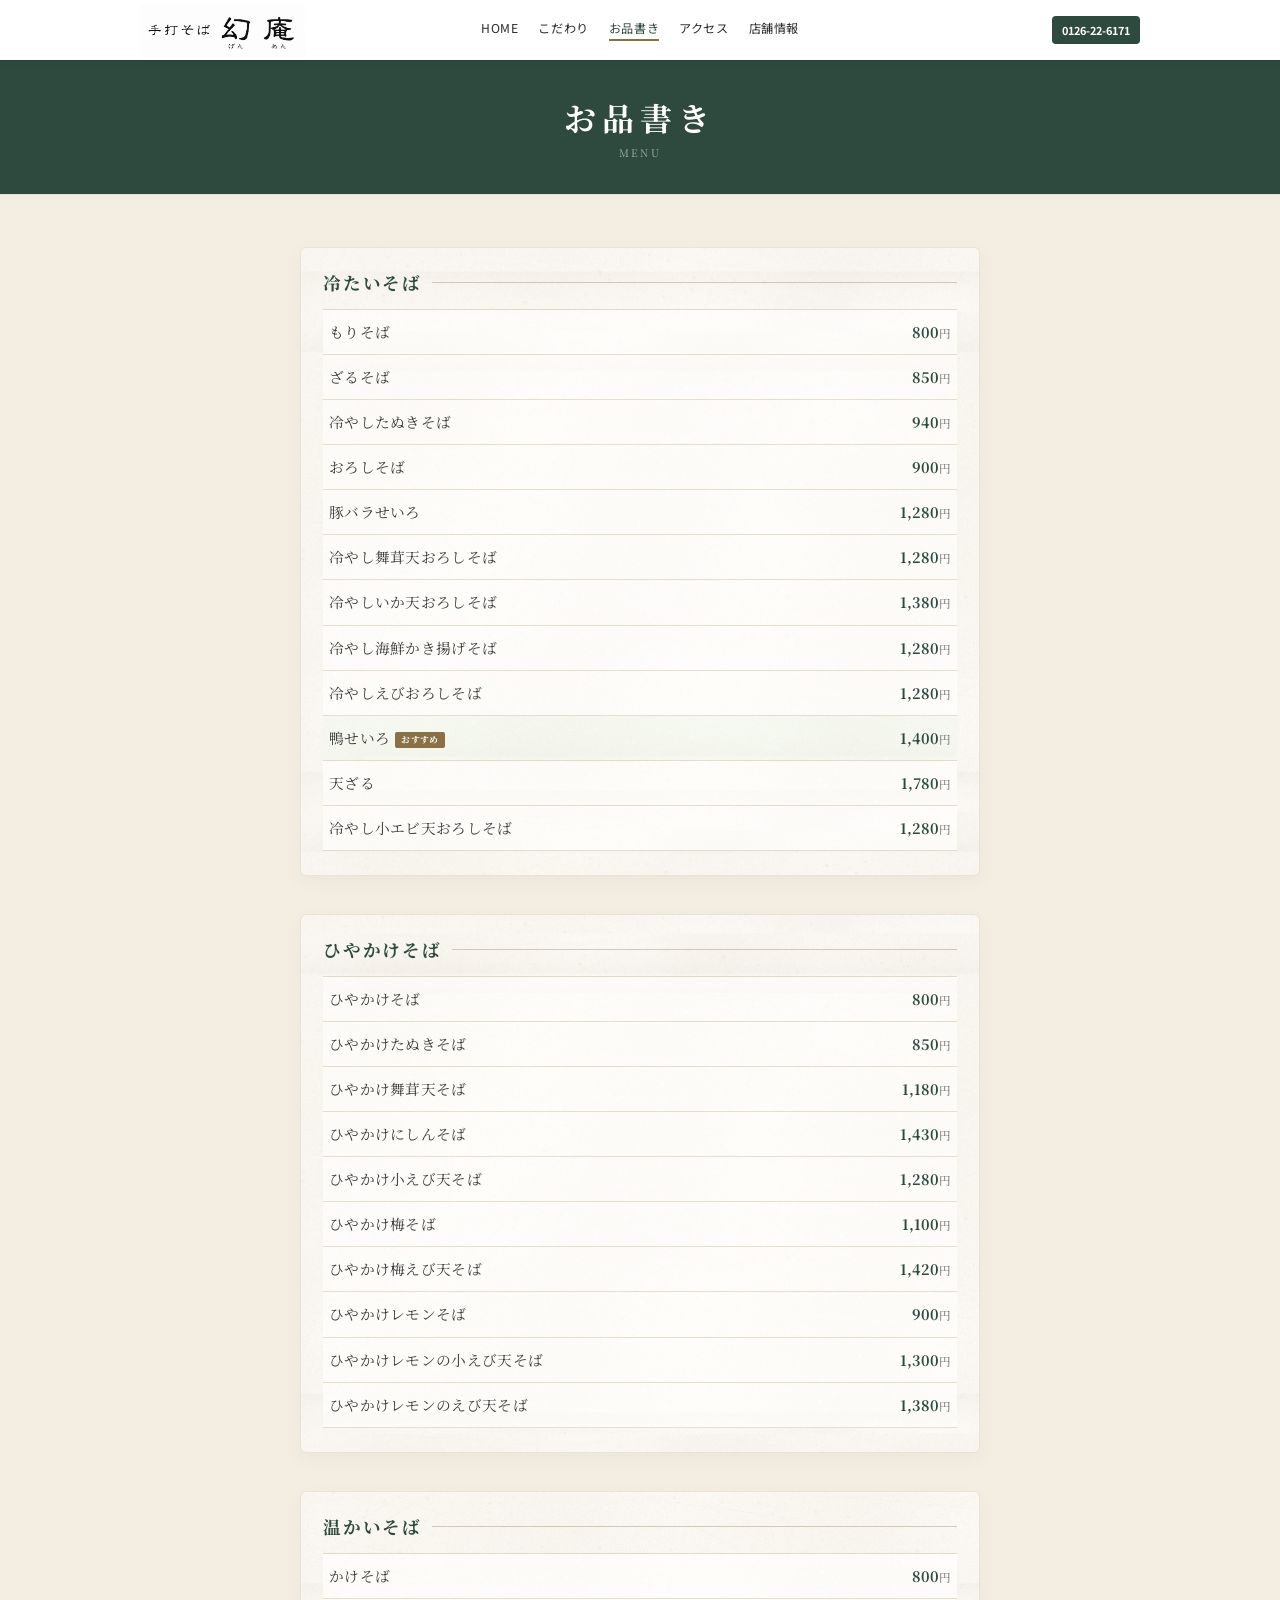
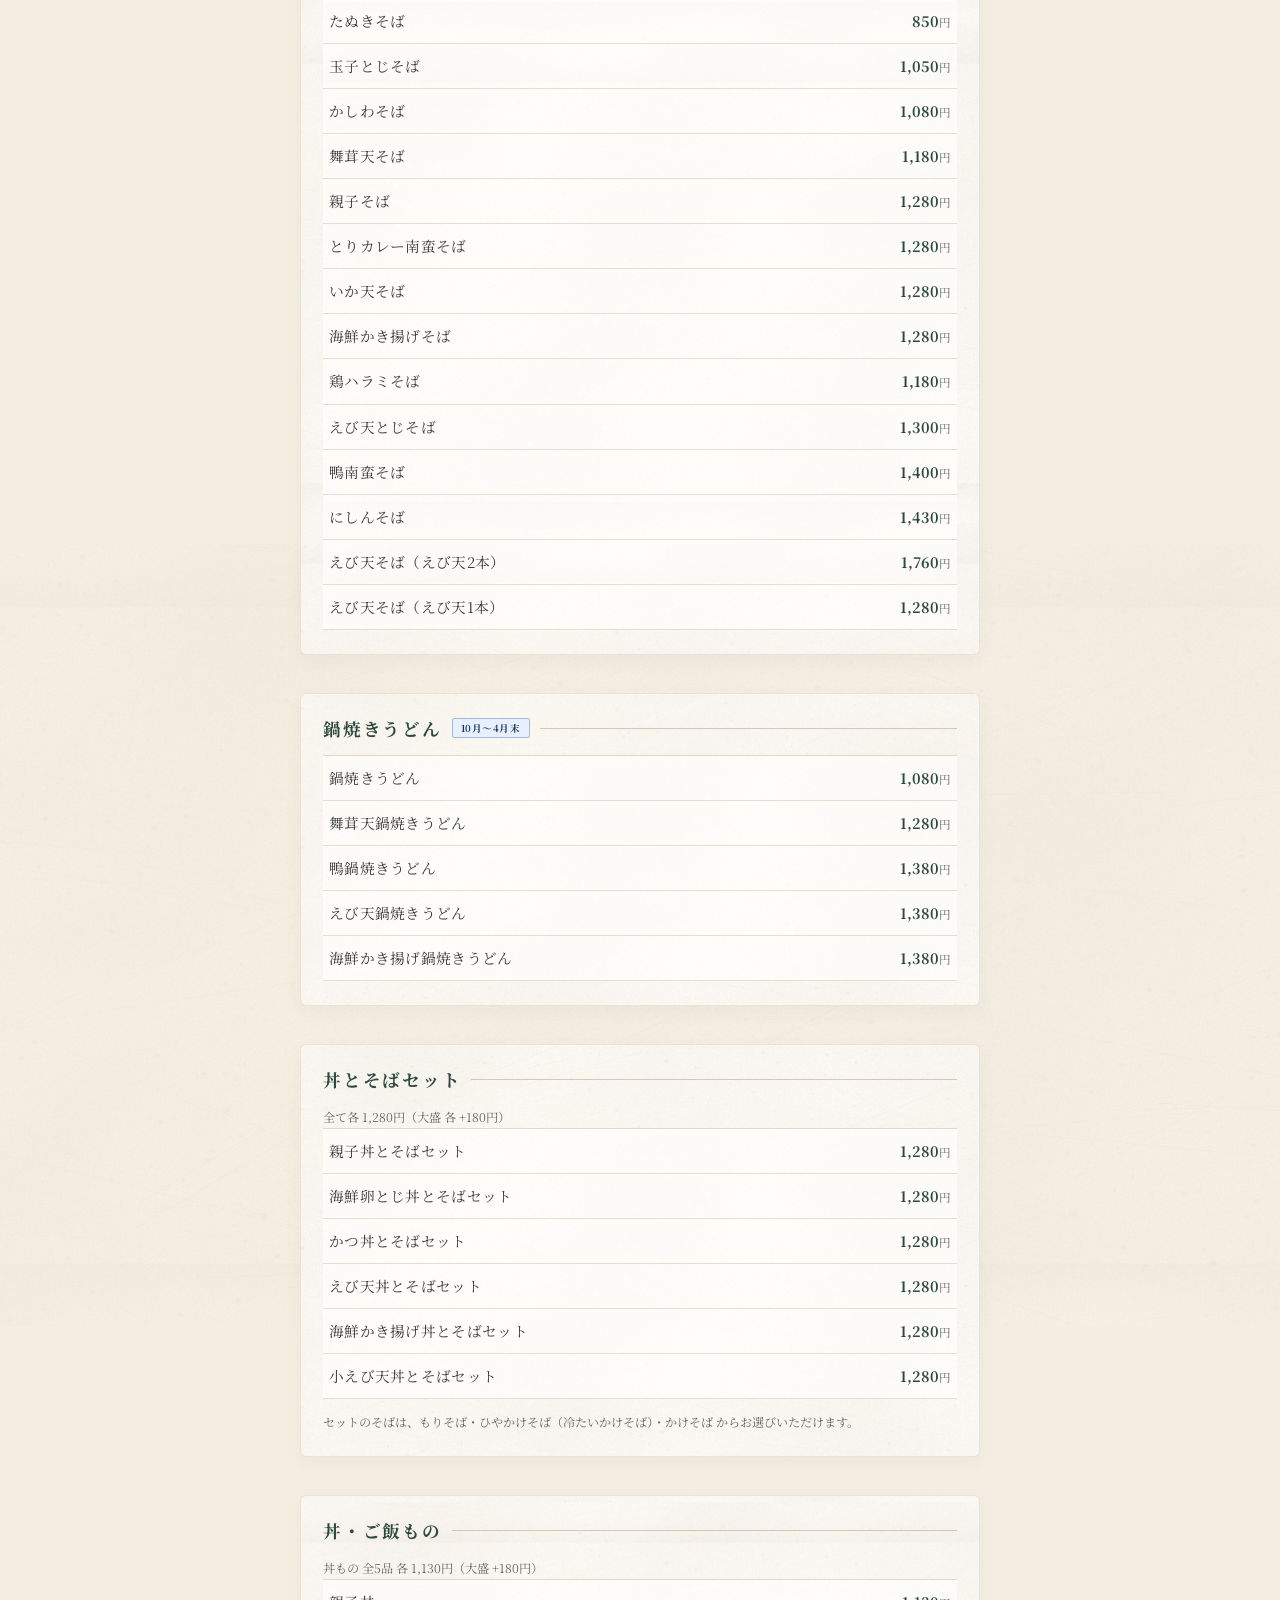
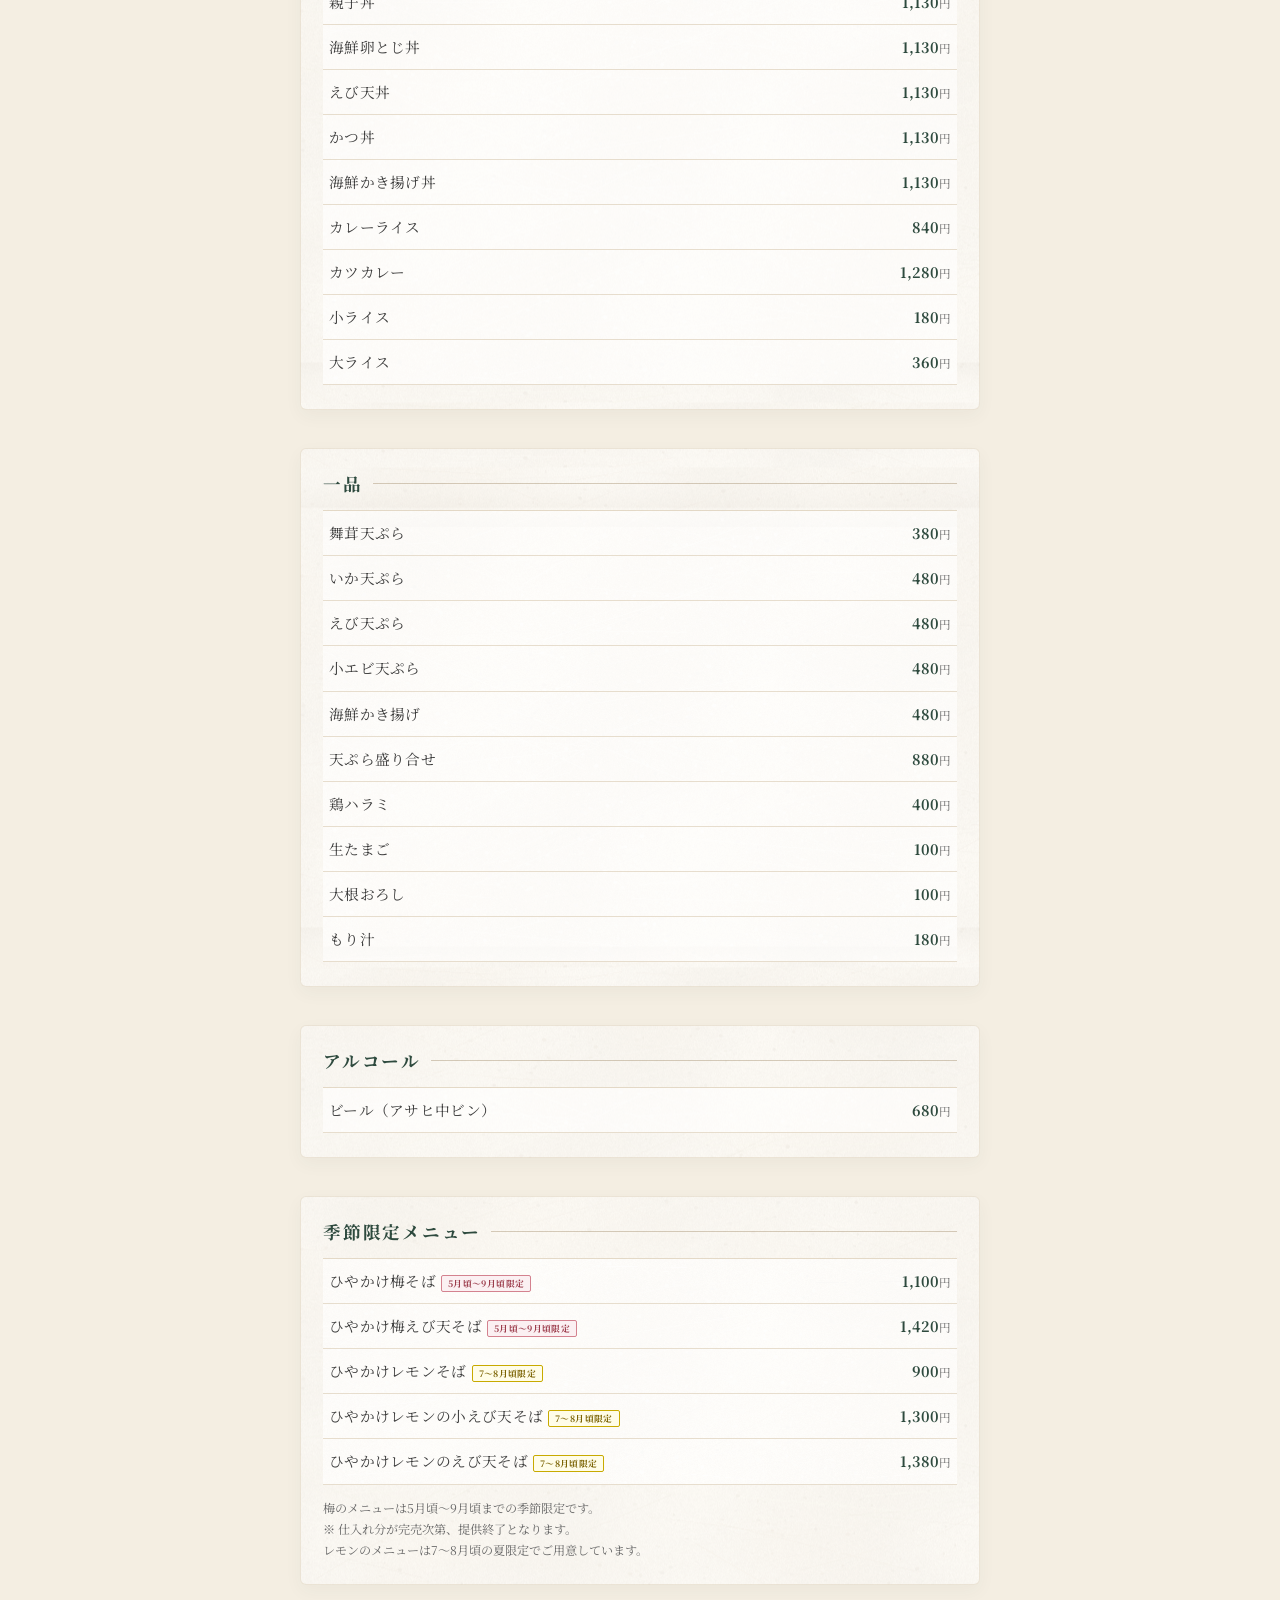
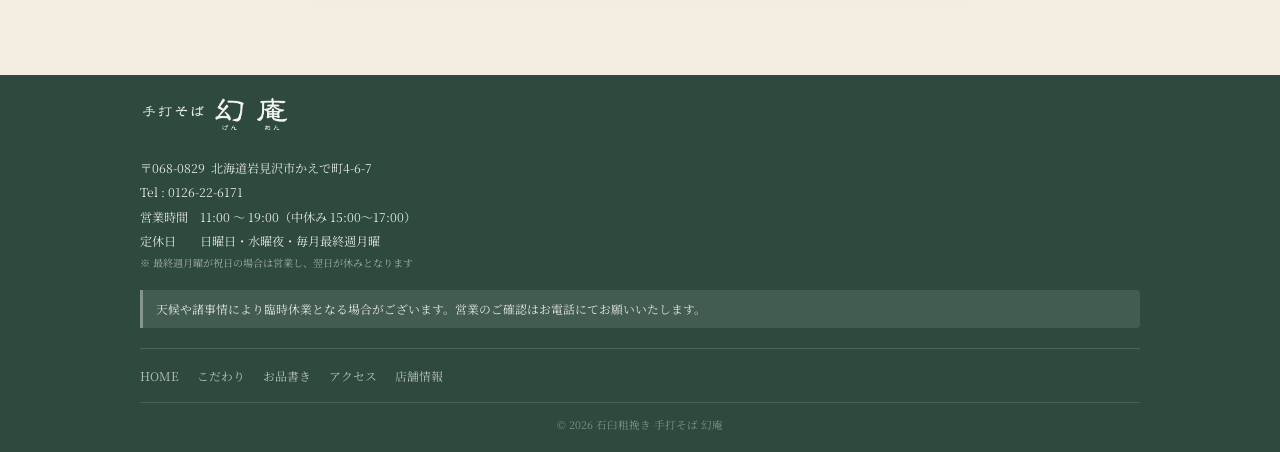
<file: menu.html>
<!DOCTYPE html>
<html lang="ja">
<head>
  <meta charset="UTF-8">
  <meta name="viewport" content="width=device-width, initial-scale=1.0">
  <title>お品書き｜石臼粗挽き 手打そば 幻庵</title>
  <meta name="description" content="石臼粗挽き 手打そば 幻庵のお品書き。冷たいそば、ひやかけそば、温かいそば、鍋焼きうどん、丼・ご飯もの、一品、アルコール、季節限定メニューをご案内します。">
  <link rel="preconnect" href="https://fonts.googleapis.com">
  <link rel="preconnect" href="https://fonts.gstatic.com" crossorigin>
  <link href="https://fonts.googleapis.com/css2?family=Noto+Sans+JP:wght@400;500;700&family=Noto+Serif+JP:wght@400;600;700&display=swap" rel="stylesheet">
  <link rel="stylesheet" href="css/style.css">
</head>
<body>
  <header class="hdr">
    <div class="hdr-in container">
      <a href="index.html" class="logo">
        <img src="images/genan-logo.png" alt="手打そば 幻庵" class="logo-img">
      </a>
  
      <nav class="nav" aria-label="グローバルナビゲーション">
        <a href="index.html">HOME</a>
        <a href="kodawari.html">こだわり</a>
        <a href="menu.html" class="on">お品書き</a>
        <a href="access.html">アクセス</a>
        <a href="info.html">店舗情報</a>
      </nav>
  
      <div class="hdr-actions">
        <a href="tel:0126-22-6171" class="hdr-tel">0126-22-6171</a>
        <button type="button" class="hamburger" id="hamburgerBtn" aria-label="メニューを開閉" aria-expanded="false" aria-controls="mobileMenu">
          <span></span>
          <span></span>
          <span></span>
        </button>
      </div>
    </div>
  
    <nav class="mobile-menu" id="mobileMenu" aria-label="モバイルメニュー" aria-hidden="true">
      <div class="mobile-menu__inner container">
        <a href="index.html" class="mobile-menu__link">HOME</a>
        <a href="kodawari.html" class="mobile-menu__link">こだわり</a>
        <a href="menu.html" class="mobile-menu__link on">お品書き</a>
        <a href="access.html" class="mobile-menu__link">アクセス</a>
        <a href="info.html" class="mobile-menu__link">店舗情報</a>
        <a href="tel:0126-22-6171" class="btn btn-p btn-full">電話する</a>
      </div>
    </nav>
  </header>

  <main>
    <div class="page-hero">
      <h1 class="page-hero-title">お品書き</h1>
      <p class="page-hero-en">MENU</p>
    </div>

    <section class="sec sec-menu-page">
      <div class="container container--compact">

        <div class="menu-cat">
          <div class="menu-cat-hdr">
            <h2 class="menu-cat-title">冷たいそば</h2>
            <div class="menu-cat-rule"></div>
          </div>
          <ul class="menu-list">
            <li class="menu-item"><div class="mi-name">もりそば</div><span class="mi-price">800<span class="yen">円</span></span></li>
            <li class="menu-item"><div class="mi-name">ざるそば</div><span class="mi-price">850<span class="yen">円</span></span></li>
            <li class="menu-item"><div class="mi-name">冷やしたぬきそば</div><span class="mi-price">940<span class="yen">円</span></span></li>
            <li class="menu-item"><div class="mi-name">おろしそば</div><span class="mi-price">900<span class="yen">円</span></span></li>
            <li class="menu-item"><div class="mi-name">豚バラせいろ</div><span class="mi-price">1,280<span class="yen">円</span></span></li>
            <li class="menu-item"><div class="mi-name">冷やし舞茸天おろしそば</div><span class="mi-price">1,280<span class="yen">円</span></span></li>
            <li class="menu-item"><div class="mi-name">冷やしいか天おろしそば</div><span class="mi-price">1,380<span class="yen">円</span></span></li>
            <li class="menu-item"><div class="mi-name">冷やし海鮮かき揚げそば</div><span class="mi-price">1,280<span class="yen">円</span></span></li>
            <li class="menu-item"><div class="mi-name">冷やしえびおろしそば</div><span class="mi-price">1,280<span class="yen">円</span></span></li>
            <li class="menu-item rec"><div class="mi-name">鴨せいろ<span class="badge-rec">おすすめ</span></div><span class="mi-price">1,400<span class="yen">円</span></span></li>
            <li class="menu-item"><div class="mi-name">天ざる</div><span class="mi-price">1,780<span class="yen">円</span></span></li>
            <li class="menu-item"><div class="mi-name">冷やし小エビ天おろしそば</div><span class="mi-price">1,280<span class="yen">円</span></span></li>
          </ul>
        </div>

        <div class="menu-cat">
          <div class="menu-cat-hdr">
            <h2 class="menu-cat-title">ひやかけそば</h2>
            <div class="menu-cat-rule"></div>
          </div>
          <ul class="menu-list">
            <li class="menu-item"><div class="mi-name">ひやかけそば</div><span class="mi-price">800<span class="yen">円</span></span></li>
            <li class="menu-item"><div class="mi-name">ひやかけたぬきそば</div><span class="mi-price">850<span class="yen">円</span></span></li>
            <li class="menu-item"><div class="mi-name">ひやかけ舞茸天そば</div><span class="mi-price">1,180<span class="yen">円</span></span></li>
            <li class="menu-item"><div class="mi-name">ひやかけにしんそば</div><span class="mi-price">1,430<span class="yen">円</span></span></li>
            <li class="menu-item"><div class="mi-name">ひやかけ小えび天そば</div><span class="mi-price">1,280<span class="yen">円</span></span></li>
            <li class="menu-item"><div class="mi-name">ひやかけ梅そば</div><span class="mi-price">1,100<span class="yen">円</span></span></li>
            <li class="menu-item"><div class="mi-name">ひやかけ梅えび天そば</div><span class="mi-price">1,420<span class="yen">円</span></span></li>
            <li class="menu-item"><div class="mi-name">ひやかけレモンそば</div><span class="mi-price">900<span class="yen">円</span></span></li>
            <li class="menu-item"><div class="mi-name">ひやかけレモンの小えび天そば</div><span class="mi-price">1,300<span class="yen">円</span></span></li>
            <li class="menu-item"><div class="mi-name">ひやかけレモンのえび天そば</div><span class="mi-price">1,380<span class="yen">円</span></span></li>
          </ul>
        </div>

        <div class="menu-cat">
          <div class="menu-cat-hdr">
            <h2 class="menu-cat-title">温かいそば</h2>
            <div class="menu-cat-rule"></div>
          </div>
          <ul class="menu-list">
            <li class="menu-item"><div class="mi-name">かけそば</div><span class="mi-price">800<span class="yen">円</span></span></li>
            <li class="menu-item"><div class="mi-name">たぬきそば</div><span class="mi-price">850<span class="yen">円</span></span></li>
            <li class="menu-item"><div class="mi-name">玉子とじそば</div><span class="mi-price">1,050<span class="yen">円</span></span></li>
            <li class="menu-item"><div class="mi-name">かしわそば</div><span class="mi-price">1,080<span class="yen">円</span></span></li>
            <li class="menu-item"><div class="mi-name">舞茸天そば</div><span class="mi-price">1,180<span class="yen">円</span></span></li>
            <li class="menu-item"><div class="mi-name">親子そば</div><span class="mi-price">1,280<span class="yen">円</span></span></li>
            <li class="menu-item"><div class="mi-name">とりカレー南蛮そば</div><span class="mi-price">1,280<span class="yen">円</span></span></li>
            <li class="menu-item"><div class="mi-name">いか天そば</div><span class="mi-price">1,280<span class="yen">円</span></span></li>
            <li class="menu-item"><div class="mi-name">海鮮かき揚げそば</div><span class="mi-price">1,280<span class="yen">円</span></span></li>
            <li class="menu-item"><div class="mi-name">鶏ハラミそば</div><span class="mi-price">1,180<span class="yen">円</span></span></li>
            <li class="menu-item"><div class="mi-name">えび天とじそば</div><span class="mi-price">1,300<span class="yen">円</span></span></li>
            <li class="menu-item"><div class="mi-name">鴨南蛮そば</div><span class="mi-price">1,400<span class="yen">円</span></span></li>
            <li class="menu-item"><div class="mi-name">にしんそば</div><span class="mi-price">1,430<span class="yen">円</span></span></li>
            <li class="menu-item"><div class="mi-name">えび天そば（えび天2本）</div><span class="mi-price">1,760<span class="yen">円</span></span></li>
            <li class="menu-item"><div class="mi-name">えび天そば（えび天1本）</div><span class="mi-price">1,280<span class="yen">円</span></span></li>
          </ul>
        </div>

        <div class="menu-cat">
          <div class="menu-cat-hdr">
            <h2 class="menu-cat-title">鍋焼きうどん</h2>
            <span class="nabe-tag">10月〜4月末</span>
            <div class="menu-cat-rule"></div>
          </div>
          <ul class="menu-list">
            <li class="menu-item"><div class="mi-name">鍋焼きうどん</div><span class="mi-price">1,080<span class="yen">円</span></span></li>
            <li class="menu-item"><div class="mi-name">舞茸天鍋焼きうどん</div><span class="mi-price">1,280<span class="yen">円</span></span></li>
            <li class="menu-item"><div class="mi-name">鴨鍋焼きうどん</div><span class="mi-price">1,380<span class="yen">円</span></span></li>
            <li class="menu-item"><div class="mi-name">えび天鍋焼きうどん</div><span class="mi-price">1,380<span class="yen">円</span></span></li>
            <li class="menu-item"><div class="mi-name">海鮮かき揚げ鍋焼きうどん</div><span class="mi-price">1,380<span class="yen">円</span></span></li>
          </ul>
        </div>

        <div class="menu-cat">
          <div class="menu-cat-hdr">
            <h2 class="menu-cat-title">丼とそばセット</h2>
            <div class="menu-cat-rule"></div>
          </div>
          <p class="season-note season-note--menu">全て各 1,280円（大盛 各 +180円）</p>
          <ul class="menu-list">
            <li class="menu-item"><div class="mi-name">親子丼とそばセット</div><span class="mi-price">1,280<span class="yen">円</span></span></li>
            <li class="menu-item"><div class="mi-name">海鮮卵とじ丼とそばセット</div><span class="mi-price">1,280<span class="yen">円</span></span></li>
            <li class="menu-item"><div class="mi-name">かつ丼とそばセット</div><span class="mi-price">1,280<span class="yen">円</span></span></li>
            <li class="menu-item"><div class="mi-name">えび天丼とそばセット</div><span class="mi-price">1,280<span class="yen">円</span></span></li>
            <li class="menu-item"><div class="mi-name">海鮮かき揚げ丼とそばセット</div><span class="mi-price">1,280<span class="yen">円</span></span></li>
            <li class="menu-item"><div class="mi-name">小えび天丼とそばセット</div><span class="mi-price">1,280<span class="yen">円</span></span></li>
          </ul>
          <p class="season-note season-note--menu">セットのそばは、もりそば・ひやかけそば（冷たいかけそば）・かけそば からお選びいただけます。</p>
        </div>

        <div class="menu-cat">
          <div class="menu-cat-hdr">
            <h2 class="menu-cat-title">丼・ご飯もの</h2>
            <div class="menu-cat-rule"></div>
          </div>
        
          <p class="season-note season-note--menu">丼もの 全5品 各 1,130円（大盛 +180円）</p>
          <ul class="menu-list">
            <li class="menu-item"><div class="mi-name">親子丼</div><span class="mi-price">1,130<span class="yen">円</span></span></li>
            <li class="menu-item"><div class="mi-name">海鮮卵とじ丼</div><span class="mi-price">1,130<span class="yen">円</span></span></li>
            <li class="menu-item"><div class="mi-name">えび天丼</div><span class="mi-price">1,130<span class="yen">円</span></span></li>
            <li class="menu-item"><div class="mi-name">かつ丼</div><span class="mi-price">1,130<span class="yen">円</span></span></li>
            <li class="menu-item"><div class="mi-name">海鮮かき揚げ丼</div><span class="mi-price">1,130<span class="yen">円</span></span></li>
            <li class="menu-item"><div class="mi-name">カレーライス</div><span class="mi-price">840<span class="yen">円</span></span></li>
            <li class="menu-item"><div class="mi-name">カツカレー</div><span class="mi-price">1,280<span class="yen">円</span></span></li>
            <li class="menu-item"><div class="mi-name">小ライス</div><span class="mi-price">180<span class="yen">円</span></span></li>
            <li class="menu-item"><div class="mi-name">大ライス</div><span class="mi-price">360<span class="yen">円</span></span></li>
          </ul>
        </div>

        <div class="menu-cat">
          <div class="menu-cat-hdr">
            <h2 class="menu-cat-title">一品</h2>
            <div class="menu-cat-rule"></div>
          </div>
          <ul class="menu-list">
            <li class="menu-item"><div class="mi-name">舞茸天ぷら</div><span class="mi-price">380<span class="yen">円</span></span></li>
            <li class="menu-item"><div class="mi-name">いか天ぷら</div><span class="mi-price">480<span class="yen">円</span></span></li>
            <li class="menu-item"><div class="mi-name">えび天ぷら</div><span class="mi-price">480<span class="yen">円</span></span></li>
            <li class="menu-item"><div class="mi-name">小エビ天ぷら</div><span class="mi-price">480<span class="yen">円</span></span></li>
            <li class="menu-item"><div class="mi-name">海鮮かき揚げ</div><span class="mi-price">480<span class="yen">円</span></span></li>
            <li class="menu-item"><div class="mi-name">天ぷら盛り合せ</div><span class="mi-price">880<span class="yen">円</span></span></li>
            <li class="menu-item"><div class="mi-name">鶏ハラミ</div><span class="mi-price">400<span class="yen">円</span></span></li>
            <li class="menu-item"><div class="mi-name">生たまご</div><span class="mi-price">100<span class="yen">円</span></span></li>
            <li class="menu-item"><div class="mi-name">大根おろし</div><span class="mi-price">100<span class="yen">円</span></span></li>
            <li class="menu-item"><div class="mi-name">もり汁</div><span class="mi-price">180<span class="yen">円</span></span></li>
          </ul>
        </div>

        <div class="menu-cat">
          <div class="menu-cat-hdr">
            <h2 class="menu-cat-title">アルコール</h2>
            <div class="menu-cat-rule"></div>
          </div>
          <ul class="menu-list">
            <li class="menu-item"><div class="mi-name">ビール（アサヒ中ビン）</div><span class="mi-price">680<span class="yen">円</span></span></li>
          </ul>
        </div>

        <div class="menu-cat menu-cat--season">
          <div class="menu-cat-hdr">
            <h2 class="menu-cat-title">季節限定メニュー</h2>
            <div class="menu-cat-rule"></div>
          </div>
          <ul class="menu-list">
            <li class="menu-item">
              <div class="mi-name">ひやかけ梅そば<span class="badge-sp">5月頃〜9月頃限定</span></div>
              <span class="mi-price">1,100<span class="yen">円</span></span>
            </li>
            <li class="menu-item">
              <div class="mi-name">ひやかけ梅えび天そば<span class="badge-sp">5月頃〜9月頃限定</span></div>
              <span class="mi-price">1,420<span class="yen">円</span></span>
            </li>
            <li class="menu-item">
              <div class="mi-name">ひやかけレモンそば<span class="badge-su">7〜8月頃限定</span></div>
              <span class="mi-price">900<span class="yen">円</span></span>
            </li>
            <li class="menu-item">
              <div class="mi-name">ひやかけレモンの小えび天そば<span class="badge-su">7〜8月頃限定</span></div>
              <span class="mi-price">1,300<span class="yen">円</span></span>
            </li>
            <li class="menu-item">
              <div class="mi-name">ひやかけレモンのえび天そば<span class="badge-su">7〜8月頃限定</span></div>
              <span class="mi-price">1,380<span class="yen">円</span></span>
            </li>
          </ul>
          <p class="season-note season-note--menu">
            梅のメニューは5月頃〜9月頃までの季節限定です。<br>
            ※ 仕入れ分が完売次第、提供終了となります。<br>
            レモンのメニューは7〜8月頃の夏限定でご用意しています。
          </p>
        </div>

      </div>
    </section>

  </main>

  <footer class="ftr">
    <div class="container">
      <a href="index.html" class="ftr-logo-link" aria-label="石臼粗挽き 手打そば 幻庵 HOME">
        <img src="images/genan-logo2.png" alt="手打そば 幻庵" class="ftr-logo-img">
      </a>
      <div class="ftr-info">
        <p>〒068-0829&ensp;北海道岩見沢市かえで町4-6-7</p>
        <p>Tel : 0126-22-6171</p>
        <p>営業時間&emsp;11:00 〜 19:00（中休み 15:00〜17:00）</p>
        <p>定休日&emsp;&emsp;日曜日・水曜夜・毎月最終週月曜</p>
        <small>※ 最終週月曜が祝日の場合は営業し、翌日が休みとなります</small>
      </div>
      <div class="ftr-notice">天候や諸事情により臨時休業となる場合がございます。営業のご確認はお電話にてお願いいたします。</div>
      <nav class="ftr-nav" aria-label="フッターナビゲーション">
        <a href="index.html">HOME</a>
        <a href="kodawari.html">こだわり</a>
        <a href="menu.html">お品書き</a>
        <a href="access.html">アクセス</a>
        <a href="info.html">店舗情報</a>
      </nav>
      <p class="ftr-copy">© 2026 石臼粗挽き 手打そば 幻庵</p>
    </div>
  </footer>

  <script src="js/script.js"></script>
</body>
</html>
</file>
<file: css/style.css>
*, *::before, *::after {
  box-sizing: border-box;
}

:root {
  --c-primary: #2E4A3E;
  --c-primary-dark: #1e3228;
  --c-secondary: #8B6F47;
  --c-accent: #C4965A;
  --c-bg: #FAF6F0;
  --c-bg-alt: #F2EDE4;
  --c-white: #FFFFFF;
  --c-text: #2A2A2A;
  --c-text-sub: #666666;
  --c-border: #DACCB4;
  --c-green-light: #E5F0E8;
  --c-ume: #9B3A4A;
  --c-ume-bg: #FBF0F2;
  --c-ume-border: #D4828F;
  --c-lemon: #7A6200;
  --c-lemon-bg: #FFFDE8;
  --c-lemon-border: #C8AA00;

  --font-sans: 'Noto Sans JP', sans-serif;
  --font-serif: 'Noto Serif JP', serif;
  --font-heading: 'Shippori Mincho', 'Noto Serif JP', serif;

  --r: 4px;
}
.sec-title,
.hero-title-sub,
.kd-card h3,
.feature-card__title,
.pickup-v2__title,
.season-v2__title,
.cta-bar__title,
.ftr-name,
.page-hero-title,
.menu-cat-title {
  font-family: var(--font-heading);
}

body {
  font-family: var(--font-serif);
}

.nav a,
.btn,
.hdr-tel,
.mobile-menu__link,
.tel-btn,
.break-badge,
.badge-spring,
.badge-summer,
.season-v2__badge {
  font-family: var(--font-sans);
}

html {
  scroll-behavior: smooth;
}

body {
  margin: 0;
  font-family: var(--font-serif);
  background: var(--c-bg);
  color: var(--c-text);
}

a {
  color: inherit;
  text-decoration: none;
}

img {
  max-width: 100%;
  height: auto;
  display: block;
}

button,
input,
textarea,
select {
  font: inherit;
}

.container {
  max-width: 1040px;
  margin-inline: auto;
  padding-inline: 20px;
}

.container--compact {
  max-width: 720px;
}

.visually-hidden {
  position: absolute;
  width: 1px;
  height: 1px;
  padding: 0;
  margin: -1px;
  overflow: hidden;
  clip: rect(0, 0, 0, 0);
  white-space: nowrap;
  border-width: 0;
}

/* ヘッダー */
.hdr {
  background: #fff;
  box-shadow: 0 1px 6px rgba(0, 0, 0, 0.1);
  position: sticky;
  top: 0;
  z-index: 10;
}

.hdr-in {
  display: flex;
  align-items: center;
  justify-content: space-between;
  padding-block: 0;
  min-height: 60px;
  gap: 10px;
}

.logo {
  display: inline-flex;
  align-items: center;
  text-decoration: none;
  line-height: 1;
  flex-shrink: 0;
}

.logo-img {
  display: block;
  width: 165px;
  height: auto;
  background: transparent;
}

@media (max-width: 768px) {
  .logo-img {
    width: 128px;
  }
}

.nav {
  display: none;
}

.nav a {
  font-size: .76rem;
  color: var(--c-text);
  letter-spacing: .05em;
  padding-bottom: 2px;
  border-bottom: 2px solid transparent;
  white-space: nowrap;
}

.nav a.on,
.nav a:hover {
  color: var(--c-primary);
  border-bottom-color: var(--c-secondary);
}

.hdr-actions {
  display: flex;
  align-items: center;
  gap: 8px;
  flex-shrink: 0;
}

.hdr-tel {
  display: none;
  align-items: center;
  font-size: .68rem;
  font-weight: 700;
  color: #fff;
  background: var(--c-primary);
  padding: 6px 10px;
  border-radius: var(--r);
  white-space: nowrap;
}

.hamburger {
  width: 42px;
  height: 42px;
  display: inline-flex;
  flex-direction: column;
  justify-content: center;
  gap: 5px;
  border: 1px solid var(--c-border);
  border-radius: var(--r);
  background: #fff;
  padding-inline: 10px;
}

.hamburger span {
  width: 100%;
  height: 2px;
  background: var(--c-primary);
  transition: .2s;
}

.hamburger.is-open span:nth-child(1) {
  transform: translateY(7px) rotate(45deg);
}

.hamburger.is-open span:nth-child(2) {
  opacity: 0;
}

.hamburger.is-open span:nth-child(3) {
  transform: translateY(-7px) rotate(-45deg);
}

.mobile-menu {
  display: none;
  background: #fff;
  border-top: 1px solid var(--c-border);
}

.mobile-menu.is-open {
  display: block;
}

.mobile-menu__inner {
  padding-top: 8px;
  padding-bottom: 16px;
}

.mobile-menu__link {
  display: block;
  padding: 14px 0;
  border-bottom: 1px solid var(--c-border);
  font-size: .86rem;
}

.mobile-menu__link.on {
  color: var(--c-primary);
}

/* ボタン */
.btn {
  display: inline-flex;
  align-items: center;
  justify-content: center;
  gap: 6px;
  padding: 13px 20px;
  min-height: 48px;
  font-family: var(--font-sans);
  font-size: .90rem;
  font-weight: 700;
  letter-spacing: .04em;
  border: 2px solid transparent;
  border-radius: var(--r);
  cursor: pointer;
  transition: .2s;
  white-space: nowrap;
}

.btn-p {
  background: var(--c-primary);
  color: #fff;
  border-color: var(--c-primary);
}

.btn-p:hover {
  background: var(--c-primary-dark);
}

.btn-ow {
  background: transparent;
  color: #fff;
  border-color: #fff;
}

.btn-w {
  background: #fff;
  color: var(--c-primary);
  border-color: #fff;
}

.btn-o {
  background: transparent;
  color: var(--c-primary);
  border-color: var(--c-primary);
}

.btn-lg {
  padding: 14px 28px;
  font-size: .96rem;
}

.btn-full {
  width: 100%;
}

.btn-sm {
  font-size: .80rem;
  padding: 9px 16px;
  min-height: auto;
}


/* ヒーロー */
/* ヒーロー */
.hero {
  min-height: 430px;
  display: flex;
  align-items: center;
  position: relative;
  overflow: hidden;
  padding: 0;
  background-color: #F4EEE2;
  background-image: url("../images/washi-hero-bg.png");
  background-repeat: repeat;
  background-size: cover;
  background-position: center;
}

/* 和紙背景を少し明るくなじませる */
.hero::before {
  content: '';
  position: absolute;
  inset: 0;
  background:
    linear-gradient(
      90deg,
      rgba(244, 238, 226, .92) 0%,
      rgba(244, 238, 226, .82) 6%,
      rgba(244, 238, 226, .58) 18%,
      rgba(244, 238, 226, .34) 36%,
      rgba(244, 238, 226, .16) 62%,
      rgba(244, 238, 226, .04) 100%
    );
  pointer-events: none;
  z-index: 1;
}

/* 余計な線は出さない */
.hero::after {
  content: none;
}

.hero-inner {
  position: relative;
  z-index: 2;
  width: 100%;
  min-height: 430px;
  display: flex;
  align-items: center;
}

.hero-c {
  width: min(46%, 480px);
  color: var(--c-text);
  text-align: center;
  padding: 56px 0 58px;
}

.hero-ey {
  font-size: .68rem;
  letter-spacing: .24em;
  color: var(--c-text);
  opacity: .74;
  margin: 0 0 16px;
}

.hero-h1 {
  font-family: var(--font-serif);
  font-size: clamp(1.9rem, 7vw, 3.2rem);
  letter-spacing: .18em;
  line-height: 1.3;
  margin: 0 0 20px;
}

.hero-h1--logo {
  display: flex;
  flex-direction: column;
  align-items: center;
  gap: 16px;
}

.hero-title-sub {
  display: block;
  font-family: var(--font-serif);
  font-size: clamp(1.15rem, 2.4vw, 1.65rem);
  font-weight: 400;
  letter-spacing: .18em;
  line-height: 1.4;
  color: var(--c-primary);
  opacity: .92;
}

.hero-title-logo {
  display: block;
  width: min(360px, 86vw);
  height: auto;
  background: transparent;
}

.hero-lead {
  font-size: .84rem;
  letter-spacing: .08em;
  color: var(--c-text);
  opacity: .86;
  line-height: 2.05;
  margin: 0 0 30px;
}

/* 右側の鴨せいろ写真 */
.hero-photo {
  position: absolute;
  top: 0;
  right: 0;
  bottom: 0;
  width: 58%;
  z-index: 0;
  overflow: hidden;
}

.hero-photo img {
  width: 100%;
  height: 100%;
  object-fit: cover;
  object-position: center 45%;
  filter: saturate(.94) contrast(.96) brightness(.98);
}

/* 写真の左端を和紙になじませる */
.hero-photo::before {
  content: '';
  position: absolute;
  inset: 0;
  background:
    linear-gradient(
      90deg,
      rgba(244, 238, 226, 1) 0%,
      rgba(244, 238, 226, .72) 14%,
      rgba(244, 238, 226, .24) 32%,
      rgba(244, 238, 226, 0) 58%
    );
  z-index: 1;
  pointer-events: none;
}

/* 写真全体に少しだけ和紙色をかぶせる */
.hero-photo::after {
  content: '';
  position: absolute;
  inset: 0;
  background: rgba(244, 238, 226, .12);
  z-index: 2;
  pointer-events: none;
}

/* ヒーロー内CTA */
.hero .cta-g {
  display: flex;
  flex-direction: row;
  justify-content: center;
  gap: 12px;
  max-width: 100%;
  margin: 0 auto;
}

.hero .btn {
  min-width: 160px;
  min-height: 50px;
  padding: 13px 24px;
  border-radius: 4px;
  font-size: .88rem;
  font-weight: 700;
  letter-spacing: .08em;
  box-shadow: 0 2px 8px rgba(46, 74, 62, .08);
}

/* 電話する：主CTA */
.hero .btn-p {
  background: var(--c-primary);
  color: #fff;
  border-color: var(--c-primary);
}

.hero .btn-p:hover {
  background: #6F5635;
  border-color: #6F5635;
  color: #fff;
}

/* 地図を見る：白背景＋緑枠 */
.hero .btn-ow {
  background: rgba(255, 255, 255, .68);
  color: var(--c-primary);
  border-color: var(--c-primary);
}

.hero .btn-ow:hover {
  background: var(--c-primary);
  color: #fff;
}

/* お品書きを見る：白背景＋緑枠 */
.hero .btn-w {
  background: rgba(255, 255, 255, .84);
  color: var(--c-primary);
  border-color: var(--c-primary);
}

.hero .btn-w:hover {
  background: var(--c-primary);
  color: #fff;
}

/* タブレット以下 */
@media (max-width: 1023px) {
  .hero {
    min-height: auto;
  }

  .hero-inner {
    min-height: auto;
  }

  .hero-c {
    width: 52%;
    padding: 52px 0;
  }

  .hero-photo {
    width: 54%;
  }

  .hero-title-logo {
    width: min(320px, 82vw);
  }

  .hero .btn {
    min-width: 142px;
    padding-inline: 18px;
  }
}

/* スマホ */
@media (max-width: 767px) {
  .hero {
    display: block;
    padding: 0;
    text-align: center;
  }

  .hero::before {
    background: rgba(250, 246, 240, .62);
  }

  .hero-inner {
    display: block;
    padding-top: 42px;
    padding-bottom: 42px;
  }

  .hero-c {
    width: 100%;
    padding: 0;
  }

  .hero-ey {
    font-size: .62rem;
    letter-spacing: .18em;
    margin-bottom: 12px;
  }

  .hero-h1--logo {
    gap: 12px;
  }

  .hero-title-sub {
    font-size: 1.05rem;
    letter-spacing: .16em;
  }

  .hero-title-logo {
    width: min(310px, 86vw);
  }

  .hero-lead {
    font-size: .78rem;
    line-height: 1.9;
    letter-spacing: .04em;
    margin: 0 0 24px;
  }

  .hero-lead br {
    display: none;
  }

  /* スマホではファーストビューの鴨せいろ写真を非表示 */
  .hero-photo {
    display: none;
  }

  .hero .cta-g {
    flex-direction: column;
    gap: 10px;
    width: min(100%, 320px);
    margin: 0 auto;
  }

  .hero .btn {
    width: 100%;
    min-width: 0;
    min-height: 50px;
    padding: 13px 18px;
  }
}

/* 営業時間 */
/* 営業時間 */
.hours-bar {
  background: #fff;
  padding: 28px 0;
  border-bottom: 1px solid var(--c-border);
}

.hours-panel {
  display: grid;
  grid-template-columns: minmax(0, 1fr) minmax(320px, 1.05fr);
  gap: 28px;
  align-items: stretch;
}

.hours-info {
  padding: 4px 0;
}

.hours-head {
  font-size: .70rem;
  font-weight: 700;
  color: var(--c-text-sub);
  letter-spacing: .16em;
  margin: 0 0 10px;
}

.hours-main {
  display: flex;
  align-items: center;
  flex-wrap: wrap;
  gap: 8px 16px;
  margin-bottom: 10px;
}

.hours-time {
  font-size: clamp(1.35rem, 3vw, 1.65rem);
  font-weight: 700;
  color: var(--c-text);
  letter-spacing: .04em;
  line-height: 1.3;
}

.break-badge {
  display: inline-flex;
  align-items: center;
  justify-content: center;
  background: #FFF7E6;
  border: 1px solid #C4965A;
  color: #7A5500;
  font-size: .68rem;
  font-weight: 700;
  padding: 4px 12px;
  border-radius: 4px;
  letter-spacing: .04em;
}

.hours-closed {
  font-size: .82rem;
  color: var(--c-text-sub);
  line-height: 1.85;
  margin: 0;
}

.hours-closed strong {
  color: var(--c-text);
}

.hours-closed small {
  font-size: .74rem;
  color: var(--c-text-sub);
}

/* 臨時休業案内 */
.kyuugyo-box {
  background: linear-gradient(135deg, #FFF8E8 0%, #FBF0D9 100%);
  border-left: 4px solid var(--c-secondary);
  border-radius: 0 var(--r) var(--r) 0;
  padding: 18px 22px;
  color: var(--c-text);
  line-height: 1.8;
  box-shadow: 0 3px 14px rgba(139, 111, 71, .10);
}

.kyuugyo-box strong {
  display: block;
  font-family: var(--font-serif);
  font-size: 1rem;
  color: var(--c-primary);
  letter-spacing: .08em;
  margin-bottom: 8px;
}

.kyuugyo-box span {
  display: block;
  font-size: .82rem;
  color: var(--c-text);
}

.kyuugyo-box a {
  display: inline-block;
  margin-top: 6px;
  color: var(--c-primary);
  font-weight: 700;
  letter-spacing: .06em;
}

/* 営業時間：スマホ表示調整 */
@media (max-width: 767px) {
  .hours-bar {
    padding: 24px 0;
  }

  .hours-panel {
    display: grid;
    grid-template-columns: 1fr;
    gap: 18px;
    align-items: stretch;
  }

  .hours-info {
    width: 100%;
    min-width: 0;
    padding: 0;
  }

  .hours-head {
    writing-mode: horizontal-tb;
    text-align: left;
    margin-bottom: 10px;
  }

  .hours-main {
    display: flex;
    flex-direction: column;
    align-items: flex-start;
    gap: 8px;
    margin-bottom: 12px;
  }

  .hours-time {
    display: block;
    font-size: 1.45rem;
    line-height: 1.35;
    white-space: nowrap;
  }

  .break-badge {
    display: inline-flex;
    width: fit-content;
    font-size: .66rem;
  }

  .hours-closed {
    font-size: .80rem;
    line-height: 1.8;
  }

  .hours-closed strong {
    word-break: keep-all;
  }

  .kyuugyo-box {
    width: 100%;
    min-width: 0;
    padding: 15px 16px;
  }

  .kyuugyo-box strong {
    font-size: .94rem;
  }

  .kyuugyo-box span {
    font-size: .78rem;
  }
}

/* セクション */
.sec {
  padding: 52px 0;
}

.sec-alt {
  background: var(--c-bg-alt);
}

.sec-title {
  font-family: var(--font-serif);
  font-size: clamp(1.2rem, 4vw, 1.55rem);
  color: var(--c-primary);
  text-align: center;
  letter-spacing: .10em;
  margin: 0 0 5px;
}

.sec-sub {
  font-size: .76rem;
  color: var(--c-text-sub);
  text-align: center;
  margin: 0 0 8px;
}

.divider {
  width: 32px;
  height: 2px;
  background: var(--c-secondary);
  margin: 8px auto 30px;
}

/* こだわり */
/* こだわり */
.kd-grid {
  display: grid;
  grid-template-columns: 1fr;
  gap: 14px;
}

.kd-card {
  background: #fff;
  border-top: 3px solid var(--c-secondary);
  border-radius: var(--r);
  padding: 22px 18px;
  box-shadow: 0 1px 6px rgba(0, 0, 0, .06);
}

.kd-head {
  display: flex;
  align-items: center;
  gap: 8px;
  margin-bottom: 8px;
}

.kd-icon {
  font-size: 1.05rem;
  color: var(--c-secondary);
  margin: 0;
  line-height: 1;
  flex-shrink: 0;
}

.kd-title {
  font-family: var(--font-serif);
  font-size: .98rem;
  color: var(--c-primary);
  margin: 0;
  line-height: 1.4;
}

.kd-text {
  font-size: .80rem;
  color: var(--c-text-sub);
  line-height: 1.85;
  margin: 0;
}

@media (min-width: 768px) {
  .kd-grid {
    grid-template-columns: repeat(3, 1fr);
  }
}

/* こだわりセクション */
.sec-kodawari {
  background-color: #E9F0E7;
  background-image:
    linear-gradient(
      rgba(232, 241, 232, .62),
      rgba(232, 241, 232, .62)
    ),
    url("../images/washi-hero-bg.png");
  background-repeat: no-repeat;
  background-size: 110% 100%, 110% auto;
  background-position: center center;
  border-top: 1px solid rgba(46, 74, 62, .10);
  border-bottom: 1px solid rgba(46, 74, 62, .10);
}

.sec-kodawari .sec-title {
  color: var(--c-primary);
}

.sec-kodawari .sec-sub {
  color: rgba(42, 42, 42, .66);
}

.sec-kodawari .kd-card {
  background: rgba(255, 255, 255, .88);
  border-top: 3px solid var(--c-secondary);
  box-shadow: 0 6px 18px rgba(46, 74, 62, .08);
}

.sec-kodawari .kd-card:hover {
  transform: translateY(-2px);
  box-shadow: 0 10px 24px rgba(46, 74, 62, .12);
}

/* フィーチャーカード */
.feature-card {
  max-width: 560px;
  margin: 0 auto;
  background: #fff;
  border-radius: var(--r);
  overflow: hidden;
  box-shadow: 0 4px 20px rgba(0, 0, 0, .12);
}

.feature-card__photo {
  width: 100%;
  height: 260px;
  overflow: hidden;
  position: relative;
}

.feature-card__photo img {
  width: 100%;
  height: 100%;
  object-fit: cover;
  object-position: center 40%;
}

.feature-card__photo-overlay {
  position: absolute;
  top: 12px;
  left: 12px;
  background: rgba(46, 74, 62, .85);
  color: #fff;
  font-size: .62rem;
  font-weight: 700;
  letter-spacing: .10em;
  padding: 4px 10px;
  border-radius: 2px;
}

.feature-card__body {
  padding: 22px 26px 26px;
  text-align: center;
}

.feature-card__title {
  font-family: var(--font-serif);
  font-size: 1.25rem;
  color: var(--c-text);
  margin: 0 0 10px;
  letter-spacing: .08em;
}

.feature-card__price {
  font-size: 1.05rem;
  font-weight: 700;
  color: var(--c-primary);
  margin: 0 0 10px;
}

.feature-card__desc {
  font-size: .86rem;
  color: var(--c-text-sub);
  line-height: 1.95;
  margin: 0 0 18px;
}

.feature-card--menu {
  max-width: 100%;
  margin-bottom: 34px;
}

.feature-card__body--menu {
  background: #fff;
  padding: 18px 20px;
  text-align: left;
}

.feature-card__title--menu {
  font-size: 1.1rem;
  margin-bottom: 4px;
}

.feature-card__price-inline {
  font-size: .80rem;
  font-weight: 700;
  color: var(--c-primary);
}

/* 季節限定 */
.season-grid {
  display: grid;
  grid-template-columns: 1fr;
  gap: 14px;
}

.season-grid--compact {
  grid-template-columns: 1fr 1fr;
  gap: 12px;
}

.season-card {
  border-radius: var(--r);
  overflow: hidden;
  box-shadow: 0 2px 10px rgba(0, 0, 0, .08);
}

.season-card__photo {
  height: 150px;
  overflow: hidden;
  position: relative;
}

.season-card__photo-ph {
  width: 100%;
  height: 100%;
  display: flex;
  flex-direction: column;
  align-items: center;
  justify-content: center;
  gap: 5px;
  position: relative;
}

.season-card__photo-ph::after {
  content: '';
  position: absolute;
  inset: 0;
  opacity: .07;
  background-image: repeating-linear-gradient(45deg, #fff 0, #fff 1px, transparent 0, transparent 50%);
  background-size: 10px 10px;
}

.ph-ume {
  background: linear-gradient(135deg, #5C2030 0%, #8B3A4A 50%, #6B2A38 100%);
  color: #FFE8EC;
}

.ph-lemon {
  background: linear-gradient(135deg, #5A4800 0%, #8B6E00 50%, #6A5500 100%);
  color: #FFFDE0;
}

.ph-name {
  position: relative;
  z-index: 1;
  font-family: var(--font-serif);
  font-size: 1.2rem;
  font-weight: 700;
  letter-spacing: .12em;
}

.ph-label {
  position: relative;
  z-index: 1;
  font-size: .60rem;
  letter-spacing: .18em;
  opacity: .78;
}

.season-card__body {
  padding: 14px 18px 18px;
  background: #fff;
}

.season-card__body--plain {
  min-height: 150px;
  display: flex;
  flex-direction: column;
  justify-content: center;
}

.season-card__body--ume {
  background: var(--c-ume-bg);
}

.season-card__body--lemon {
  background: var(--c-lemon-bg);
}

.season-card__name {
  font-family: var(--font-serif);
  font-size: 1.0rem;
  color: var(--c-text);
  margin: 0 0 5px;
}

.season-card__desc {
  font-size: .78rem;
  color: var(--c-text-sub);
  line-height: 1.80;
  margin: 0;
}

.season-card__name--small {
  font-size: .90rem;
}

.season-card__desc--small {
  font-size: .74rem;
}

.badge-spring,
.badge-summer {
  display: inline-block;
  font-size: .58rem;
  font-weight: 700;
  padding: 2px 8px;
  border-radius: 2px;
  margin-bottom: 7px;
  letter-spacing: .06em;
}

.badge-spring {
  background: var(--c-ume);
  color: #fff;
}

.badge-summer {
  background: var(--c-lemon);
  color: #fff;
}

.season-note {
  font-size: .76rem;
  color: var(--c-text-sub);
  margin: 12px 0 0;
  line-height: 1.75;
  text-align: center;
}

.season-note--menu {
  text-align: left;
}


/* アクセス */
.access-mini-body {
  display: flex;
  flex-direction: column;
  gap: 18px;
}

.map-embed {
  flex: 0 0 50%;
  height: 210px;
  background: var(--c-green-light);
  border-radius: var(--r);
  overflow: hidden;
}

.map-embed iframe,
.map-live iframe {
  width: 100%;
  height: 100%;
  border: 0;
  display: block;
}

.access-rows {
  display: flex;
  flex-direction: column;
  gap: 10px;
  flex: 1;
}

.ac-row {
  display: flex;
  align-items: flex-start;
  gap: 8px;
  font-size: .86rem;
}

.ac-lbl {
  font-size: .64rem;
  font-weight: 700;
  color: var(--c-primary);
  background: var(--c-green-light);
  padding: 2px 7px;
  border-radius: 2px;
  white-space: nowrap;
  flex-shrink: 0;
  margin-top: 3px;
}

.ac-val {
  color: var(--c-text);
  line-height: 1.65;
}

.access-buttons {
  display: flex;
  flex-direction: column;
  gap: 10px;
  margin-top: 10px;
}

.map-live {
  background: var(--c-green-light);
  height: 300px;
}

/* CTA */
.cta-bar {
  background: var(--c-primary);
  padding: 44px 20px;
  text-align: center;
}

.cta-bar__title {
  font-family: var(--font-serif);
  font-size: 1.05rem;
  color: #fff;
  margin: 0 0 4px;
  letter-spacing: .08em;
}

.cta-bar__sub {
  font-size: .76rem;
  color: rgba(255, 255, 255, .65);
  margin: 0 0 22px;
}

.cta-bar__btns {
  display: flex;
  flex-direction: column;
  gap: 10px;
  max-width: 320px;
  margin: 0 auto;
}

.cta-bar__btns--triple {
  max-width: 360px;
}

/* フッター */
.ftr {
  background: var(--c-primary);
  color: rgba(255, 255, 255, .85);
  padding: 20px 15px 20px;
}

.ftr-name {
  font-family: var(--font-serif);
  font-size: 1.05rem;
  color: #fff;
  letter-spacing: .10em;
  margin: 0 0 13px;
}

.ftr-info {
  font-size: .76rem;
  line-height: 2.0;
  margin-bottom: 16px;
}

.ftr-info p,
.ftr-info small {
  margin: 0;
  display: block;
}

.ftr-info small {
  opacity: .65;
}

.ftr-notice {
  font-size: .74rem;
  background: rgba(255, 255, 255, .10);
  border-left: 3px solid rgba(255, 255, 255, .35);
  padding: 9px 13px;
  margin-bottom: 20px;
  line-height: 1.7;
  border-radius: 0 var(--r) var(--r) 0;
}

.ftr-nav {
  display: flex;
  flex-wrap: wrap;
  gap: 8px 18px;
  padding-top: 18px;
  border-top: 1px solid rgba(255, 255, 255, .15);
  margin-bottom: 18px;
}

.ftr-nav a {
  font-size: .74rem;
  color: rgba(255, 255, 255, .65);
}

.ftr-copy {
  font-size: .66rem;
  color: rgba(255, 255, 255, .40);
  text-align: center;
  padding-top: 14px;
  border-top: 1px solid rgba(255, 255, 255, .12);
  margin: 0;
}

/* フッターロゴ */
.ftr-logo-link {
  display: inline-block;
  margin: 0 0 18px;
}

.ftr-logo-img {
  display: block;
  width: 150px;
  height: auto;
  filter: brightness(0) invert(1);
  opacity: .9;
}

/* 内部ページ */
.page-hero {
  background: var(--c-primary);
  padding: 48px 20px;
  text-align: center;
}

.page-hero-title {
  font-family: var(--font-serif);
  font-size: clamp(1.5rem, 5vw, 2rem);
  color: #fff;
  letter-spacing: .18em;
  margin: 0 0 5px;
}

.page-hero-en {
  font-size: .64rem;
  color: rgba(255, 255, 255, .55);
  letter-spacing: .22em;
  margin: 0;
}

/* メニュー */
.menu-cat {
  margin-bottom: 38px;
}

.menu-cat-hdr {
  display: flex;
  align-items: center;
  gap: 10px;
  margin-bottom: 14px;
}

.menu-cat-title {
  font-family: var(--font-serif);
  font-size: 1.1rem;
  color: var(--c-primary);
  letter-spacing: .10em;
  white-space: nowrap;
  margin: 0;
}

.menu-cat-rule {
  flex: 1;
  height: 1px;
  background: var(--c-border);
}

.nabe-tag {
  display: inline-flex;
  font-size: .60rem;
  font-weight: 700;
  color: #1A3A5C;
  background: #E8F0FF;
  border: 1px solid #A0BADD;
  padding: 2px 8px;
  border-radius: 2px;
  letter-spacing: .06em;
  white-space: nowrap;
}

.menu-list {
  border-top: 1px solid var(--c-border);
  list-style: none;
  margin: 0;
  padding: 0;
}

.menu-item {
  display: flex;
  justify-content: space-between;
  align-items: flex-start;
  padding: 11px 6px;
  border-bottom: 1px solid var(--c-border);
  gap: 14px;
}

.menu-item.rec {
  background: #FAFFF8;
}

.menu-item.s-ume {
  background: var(--c-ume-bg);
}

.menu-item.s-lemon {
  background: var(--c-lemon-bg);
}

.mi-name {
  font-size: .92rem;
  color: var(--c-text);
  letter-spacing: .02em;
  line-height: 1.5;
}

.mi-price {
  font-size: .90rem;
  font-weight: 700;
  color: var(--c-primary);
  white-space: nowrap;
  flex-shrink: 0;
}

.mi-price .yen {
  font-size: .72rem;
  font-weight: 400;
  color: var(--c-text-sub);
}

.badge-rec {
  display: inline-block;
  font-size: .55rem;
  font-weight: 700;
  color: #fff;
  background: var(--c-secondary);
  padding: 1px 6px;
  border-radius: 2px;
  margin-left: 5px;
  vertical-align: middle;
  letter-spacing: .04em;
}

.badge-sp {
  display: inline-block;
  font-size: .55rem;
  font-weight: 700;
  color: var(--c-ume);
  background: var(--c-ume-bg);
  border: 1px solid var(--c-ume-border);
  padding: 1px 6px;
  border-radius: 2px;
  margin-left: 5px;
  vertical-align: middle;
  letter-spacing: .04em;
}

.badge-su {
  display: inline-block;
  font-size: .55rem;
  font-weight: 700;
  color: var(--c-lemon);
  background: var(--c-lemon-bg);
  border: 1px solid var(--c-lemon-border);
  padding: 1px 6px;
  border-radius: 2px;
  margin-left: 5px;
  vertical-align: middle;
  letter-spacing: .04em;
}

.season-inline {
  display: flex;
  gap: 10px;
  margin-bottom: 10px;
  font-size: .72rem;
  color: var(--c-text-sub);
  flex-wrap: wrap;
}

.menu-note {
  background: var(--c-bg-alt);
  border-radius: var(--r);
  padding: 18px 20px;
  margin-top: 10px;
}

.menu-note p {
  font-size: .80rem;
  color: var(--c-text-sub);
  line-height: 1.85;
  margin: 0;
}

.yoyaku-note {
  background: #F0F6F0;
  border-radius: var(--r);
  padding: 12px 16px;
  font-size: .80rem;
  color: var(--c-text);
  line-height: 1.75;
  margin-top: 12px;
}

.ippin-grid {
  display: grid;
  grid-template-columns: 1fr 1fr;
  gap: 0;
  border-top: 1px solid var(--c-border);
}

.ippin-item {
  display: flex;
  justify-content: space-between;
  align-items: baseline;
  padding: 9px 6px;
  border-bottom: 1px solid var(--c-border);
  gap: 8px;
  font-size: .86rem;
}

.ippin-item:nth-child(even) {
  border-left: 1px solid var(--c-border);
}

.ippin-name {
  color: var(--c-text);
}

.ippin-price {
  font-size: .82rem;
  font-weight: 700;
  color: var(--c-primary);
  white-space: nowrap;
  flex-shrink: 0;
}

/* テーブル・アクセス */
.info-tbl {
  width: 100%;
  border-collapse: collapse;
  margin-bottom: 8px;
}

.info-tbl th,
.info-tbl td {
  padding: 11px 13px;
  border: 1px solid var(--c-border);
  font-size: .88rem;
  vertical-align: top;
  line-height: 1.75;
}

.info-tbl th {
  background: var(--c-green-light);
  color: var(--c-primary);
  font-weight: 700;
  width: 36%;
  text-align: left;
}

.info-tbl td {
  background: #fff;
  color: var(--c-text);
}

.info-tbl .note {
  display: block;
  font-size: .74rem;
  color: var(--c-text-sub);
  margin-top: 4px;
}

.ac-block {
  border-radius: var(--r);
  border: 1px solid var(--c-border);
  overflow: hidden;
  margin-bottom: 14px;
}

.ac-block-hdr {
  background: var(--c-green-light);
  color: var(--c-primary);
  font-weight: 700;
  font-size: .86rem;
  padding: 9px 14px;
  letter-spacing: .06em;
}

.ac-block-body {
  padding: 14px 16px;
  font-size: .88rem;
  line-height: 1.85;
  background: #fff;
}

/* 利用案内 */
.usage-list {
  border-top: 1px solid var(--c-border);
}

.usage-item {
  display: flex;
  align-items: flex-start;
  gap: 12px;
  padding: 12px 4px;
  border-bottom: 1px solid var(--c-border);
}

.usage-arrow {
  color: var(--c-primary);
  font-size: .9rem;
  flex-shrink: 0;
  margin-top: 2px;
}

.usage-body {
  flex: 1;
}

.usage-lbl {
  font-size: .70rem;
  font-weight: 700;
  color: var(--c-primary);
  margin: 0 0 2px;
}

.usage-val {
  font-size: .88rem;
  color: var(--c-text);
  line-height: 1.7;
  margin: 0;
}

.usage-note {
  font-size: .72rem;
  color: var(--c-text-sub);
  margin: 3px 0 0;
  line-height: 1.6;
}

@media (min-width: 768px) {
  .cta-g,
  .cta-bar__btns,
  .access-buttons {
    flex-direction: row;
    max-width: 100%;
    justify-content: center;
  }

  .kd-grid {
    grid-template-columns: repeat(3, 1fr);
  }

  .feature-card {
    max-width: 100%;
    display: grid;
    grid-template-columns: 1fr 1fr;
  }

  .feature-card__photo {
    height: 100%;
    min-height: 280px;
  }

  .feature-card__body {
    text-align: left;
    display: flex;
    flex-direction: column;
    justify-content: center;
  }

  .season-grid {
    grid-template-columns: 1fr 1fr;
  }

  .access-mini-body {
    flex-direction: row;
  }

  .map-live {
    height: 380px;
  }
}

@media (min-width: 1024px) {
  .hdr-in {
    display: grid;
    grid-template-columns: 220px 1fr 220px;
    align-items: center;
  }

  .logo {
    justify-self: start;
  }

  .nav {
    display: flex;
    gap: 22px;
    justify-content: center;
    align-items: center;
  }

  .hdr-actions {
    justify-self: end;
  }

  .hdr-tel {
    display: inline-flex;
  }

  .hamburger {
    display: none;
  }
}


@media (max-width: 767px) {
  .menu-cat--season .mi-name {
    display: flex;
    flex-direction: column;
    align-items: flex-start;
    gap: 6px;
  }

  .menu-cat--season .badge-sp,
  .menu-cat--season .badge-su,
  .menu-cat--season .badge-rec,
  .menu-cat--season .b-ume,
  .menu-cat--season .b-lem {
    display: inline-flex;
    margin-left: 0;
    white-space: nowrap;
  }
}

/* =========================================================
   TOP HOME FINAL:
   営業時間・アクセス背景 / おすすめ・季節限定メニュー整理版
========================================================= */

/* ---------------------------------------------------------
   営業時間・アクセス：おすすめ/季節限定と同じ生成り和紙背景
--------------------------------------------------------- */

.hours-bar,
.sec-access-home {
  background-color: #F4EEE2;
  background-image:
    linear-gradient(
      rgba(244, 238, 226, .66),
      rgba(244, 238, 226, .66)
    ),
    url("../images/washi-hero-bg.png");
  background-repeat: no-repeat;
  background-size: 110% 100%, 110% auto;
  background-position: center center;
}

/* 営業時間内の情報は白寄りの面で読みやすく残す */
.hours-panel {
  background: rgba(255, 255, 255, .55);
  border: 1px solid rgba(218, 204, 180, .45);
  border-radius: 6px;
  padding: 22px 24px;
}

/* アクセス内の情報も白寄りの面で読みやすく残す */
.sec-access-home .access-mini-body {
  background: rgba(255, 255, 255, .55);
  border: 1px solid rgba(218, 204, 180, .45);
  border-radius: 6px;
  padding: 22px;
  box-shadow: 0 6px 18px rgba(46, 74, 62, .06);
}

/* ---------------------------------------------------------
   おすすめのお品書き / 季節限定メニュー：セクション全体
--------------------------------------------------------- */

.menu-duo-v2 {
  position: relative;
  overflow: hidden;
  background-color: #F4EEE2;
  background-image:
    linear-gradient(
      rgba(244, 238, 226, .66),
      rgba(244, 238, 226, .66)
    ),
    url("../images/washi-hero-bg.png");
  background-repeat: no-repeat;
  background-size: 110% 100%, 110% auto;
  background-position: center center;
  border-top: 1px solid rgba(218, 204, 180, .45);
  border-bottom: 1px solid rgba(218, 204, 180, .45);
}

.menu-duo-v2__grid {
  max-width: 1180px;
  margin: 0 auto;
  padding: 50px 20px 14px;
  display: grid;
  grid-template-columns: minmax(0, 1fr) minmax(0, 1fr);
  gap: 44px;
  align-items: start;
}

.menu-duo-v2__pane,
.menu-duo-v2__inner {
  min-width: 0;
}

.menu-duo-v2__pane {
  position: relative;
  padding: 0;
  background: transparent;
}

.menu-duo-v2__pane::before,
.menu-duo-v2__pane::after {
  content: none;
  display: none;
}

.menu-duo-v2__inner {
  max-width: none;
  margin: 0;
}

.menu-duo-v2 .sec-title {
  color: var(--c-primary);
  text-align: center;
}

.menu-duo-v2 .sec-sub {
  color: rgba(42, 42, 42, .68);
  text-align: center;
}

.menu-duo-v2 .divider {
  margin-left: auto;
  margin-right: auto;
  margin-bottom: 30px;
}

/* セクション下部CTA */
.menu-duo-v2__cta {
  max-width: 1180px;
  margin: 0 auto;
  padding: 0 20px 34px;
  text-align: center;
}

.menu-duo-v2__cta .btn {
  width: 240px;
  max-width: 100%;
  min-height: 48px;
}

/* ---------------------------------------------------------
   鴨せいろカード
--------------------------------------------------------- */

.pickup-v2 {
  display: grid;
  grid-template-columns: 52% 48%;
  height: 315px;
  min-height: 0;
  background: rgba(255, 255, 255, .94);
  border: 1px solid rgba(214, 201, 179, .95);
  border-radius: 6px;
  overflow: hidden;
  box-shadow: 0 10px 24px rgba(46, 74, 62, .08);
}

.pickup-v2__media {
  position: relative;
  height: 315px;
  min-height: 0;
  line-height: 0;
  overflow: hidden;
  background: #eee6da;
}

.pickup-v2__media img {
  display: block;
  width: 100%;
  height: 100%;
  object-fit: cover;
  object-position: center center;
  transform: none;
}

.pickup-v2__media::after {
  content: none;
  display: none;
}

.pickup-v2__badge {
  position: absolute;
  top: 18px;
  left: -38px;
  z-index: 3;
  display: inline-flex;
  align-items: center;
  justify-content: center;
  width: 138px;
  height: 36px;
  font-size: .76rem;
  font-weight: 700;
  color: #fff;
  background: linear-gradient(135deg, #C79A33 0%, #B8871E 100%);
  border-radius: 2px;
  letter-spacing: .08em;
  transform: rotate(-45deg);
  box-shadow: 0 6px 14px rgba(139, 111, 71, .18);
}

.pickup-v2__body {
  min-height: 315px;
  padding: 28px 36px;
  background:
    linear-gradient(rgba(255,255,255,.92), rgba(255,255,255,.92)),
    url("../images/washi-hero-bg.png");
  background-repeat: repeat;
  background-size: 900px auto;
  background-position: center center;
  display: flex;
  flex-direction: column;
  justify-content: center;
}

.pickup-v2__title {
  margin: 0;
  font-size: 1.2rem;
  line-height: 1.4;
  color: #222;
  letter-spacing: .08em;
}

.pickup-v2__price {
  margin: 0;
  font-size: 1.1rem;
  font-weight: 700;
  color: var(--c-primary);
}

.pickup-v2__desc {
  margin: 0;
  font-size: .9rem;
  line-height: 1.9;
  color: #4b4b4b;
}

/* ---------------------------------------------------------
   季節限定カード
--------------------------------------------------------- */

.season-v2__grid {
  display: grid;
  grid-template-columns: repeat(2, minmax(0, 1fr));
  gap: 22px;
}

.season-v2 {
  position: relative;
  display: grid;
  grid-template-rows: 238px 165px;
  height: 403px;
  min-height: 0;
  max-height: 403px;
  overflow: hidden;
  border-radius: 6px;
  border: 1px solid rgba(214, 201, 179, .95);
  box-shadow: 0 10px 24px rgba(46, 74, 62, .08);
  background: transparent;
}

.season-v2--ume {
  --season-rgb: 250, 238, 241;
  --season-title: #A14B5A;
  --season-badge: #A14B5A;
}

.season-v2--lemon {
  --season-rgb: 255, 251, 225;
  --season-title: #8C6D00;
  --season-badge: #8C6D00;
}

/* 添付装飾画像をカード背景に使用 */
.season-v2::before {
  content: "";
  position: absolute;
  inset: 0;
  z-index: 0;
  background-repeat: no-repeat;
  background-size: cover;
  background-position: center top;
  pointer-events: none;
}

.season-v2--ume::before {
  background-image: url("../images/sakura_image.png");
}

.season-v2--lemon::before {
  background-image: url("../images/lemon_image.png");
}

.season-v2__body {
  position: relative;
  z-index: 2;
  height: 238px;
  min-height: 238px;
  padding: 22px 26px 16px;
  overflow: hidden;
  background:
    linear-gradient(
      180deg,
      rgba(var(--season-rgb), .34) 0%,
      rgba(var(--season-rgb), .24) 100%
    );
}

.season-v2__body::before,
.season-v2__body::after {
  content: none;
  display: none;
}

.season-v2__badge {
  display: inline-flex;
  width: fit-content;
  margin-bottom: 12px;
  padding: 5px 10px;
  border-radius: 3px;
  font-size: .62rem;
  font-weight: 700;
  line-height: 1;
  color: #fff;
  background: var(--season-badge);
}

.season-v2__title {
  margin: 0;
  font-size: 1.06rem;
  line-height: 1.4;
  color: var(--season-title);
}

.season-v2__price {
  margin: 0;
  font-size: 1.02rem;
  font-weight: 700;
  color: var(--c-primary);
}

.season-v2__desc {
  margin: 0;
  font-size: .80rem;
  line-height: 1.85;
  color: #4b4b4b;
}

.season-v2__note {
  margin: 8px 0 0;
  font-size: .68rem;
  line-height: 1.65;
  color: #666;
}

.season-v2__media {
  position: relative;
  z-index: 1;
  height: 165px;
  line-height: 0;
  overflow: hidden;
  background: rgb(var(--season-rgb));
}

.season-v2__media img {
  display: block;
  width: 100%;
  height: 100%;
  object-fit: cover;
  object-position: center center;
  transform: none;
}

/* グラデーション・和紙被せは使わない */
.season-v2__media::before,
.season-v2__media::after {
  content: none;
  display: none;
}

/* ---------------------------------------------------------
   商品名 + 価格 横並び
--------------------------------------------------------- */

.menu-item-head {
  display: flex;
  align-items: baseline;
  gap: 14px;
  flex-wrap: wrap;
  margin-bottom: 14px;
}

.menu-item-head .pickup-v2__title,
.menu-item-head .season-v2__title,
.menu-item-head .pickup-v2__price,
.menu-item-head .season-v2__price {
  margin: 0;
}

.menu-item-head .pickup-v2__title,
.menu-item-head .season-v2__title {
  line-height: 1.4;
}

.menu-item-head .pickup-v2__price,
.menu-item-head .season-v2__price {
  white-space: nowrap;
}

/* ---------------------------------------------------------
   レスポンシブ
--------------------------------------------------------- */

@media (max-width: 900px) {
  .menu-duo-v2__grid {
    display: block;
    padding: 42px 20px 18px;
  }

  .menu-duo-v2__pane {
    width: 100%;
  }

  .menu-duo-v2__pane + .menu-duo-v2__pane {
    margin-top: 42px;
  }

  .menu-duo-v2__inner {
    max-width: 430px;
    width: 100%;
    margin: 0 auto;
  }

  .pickup-v2 {
    display: flex;
    flex-direction: column;
    width: 100%;
    max-width: 430px;
    height: auto;
    min-height: 0;
    max-height: none;
    margin: 0 auto;
  }

  .pickup-v2__media {
    width: 100%;
    height: auto;
    min-height: 0;
    max-height: none;
  }

  .pickup-v2__media img {
    width: 100%;
    height: auto;
    object-fit: initial;
    object-position: center center;
  }

  .pickup-v2__body {
    display: block;
    width: 100%;
    height: auto;
    min-height: 0;
    max-height: none;
    padding: 26px 24px 28px;
    overflow: visible;
  }

  .pickup-v2__title {
    font-size: 1.15rem;
    line-height: 1.5;
  }

  .pickup-v2__price {
    font-size: 1.05rem;
  }

  .pickup-v2__desc {
    font-size: .88rem;
    line-height: 1.9;
  }

  .season-v2__grid {
    grid-template-columns: 1fr;
    gap: 22px;
    max-width: 430px;
    margin: 0 auto;
  }

  .season-v2 {
    display: block;
    height: auto;
    min-height: 0;
    max-height: none;
  }

  .season-v2__body {
    height: auto;
    min-height: 0;
    padding: 24px 24px 18px;
    overflow: visible;
  }

  .season-v2__media {
    height: auto;
  }

  .season-v2__media img {
    width: 100%;
    height: auto;
    object-fit: initial;
  }

  .menu-duo-v2__cta {
    padding: 0 20px 42px;
  }

  .menu-duo-v2__cta .btn {
    width: 100%;
    max-width: 320px;
  }

  .menu-item-head {
    gap: 12px;
    margin-bottom: 12px;
  }

  .menu-item-head .pickup-v2__price,
  .menu-item-head .season-v2__price {
    font-size: 1rem;
  }
}

/* =========================================================
   営業時間：ファーストビューと同じ和紙感に寄せる
========================================================= */

.hours-bar {
  background-color: #F4EEE2;
  background-image:
    linear-gradient(
      90deg,
      rgba(244, 238, 226, .92) 0%,
      rgba(244, 238, 226, .82) 8%,
      rgba(244, 238, 226, .58) 22%,
      rgba(244, 238, 226, .34) 42%,
      rgba(244, 238, 226, .22) 70%,
      rgba(244, 238, 226, .18) 100%
    ),
    url("../images/washi-hero-bg.png");
  background-repeat: no-repeat;
  background-size: cover, cover;
  background-position: center center, center center;
  border-top: 1px solid rgba(218, 204, 180, .38);
  border-bottom: 1px solid rgba(218, 204, 180, .45);
}

/* 営業時間の中身は読みやすさ優先で白い面を残す */
.hours-panel {
  background: rgba(255, 255, 255, .52);
  border: 1px solid rgba(218, 204, 180, .42);
  border-radius: 6px;
  padding: 22px 24px;
  box-shadow: 0 6px 18px rgba(46, 74, 62, .05);
}

/* =========================================================
   ファーストビュー / 営業時間背景
   左右の色ムラを隠しつつ和紙感を強める
========================================================= */

.fv,
.hours-bar {
  position: relative;
  overflow: hidden;
  isolation: isolate;
}

/* 左端を自然に隠す + 和紙感を強める */
.fv::before,
.hours-bar::before {
  content: "";
  position: absolute;
  inset: 0;
  pointer-events: none;
  z-index: 0;
  background:
    /* 左端の色違いを隠す */
    linear-gradient(
      90deg,
      rgba(244, 238, 226, .98) 0%,
      rgba(244, 238, 226, .94) 5%,
      rgba(244, 238, 226, .78) 12%,
      rgba(244, 238, 226, .42) 22%,
      rgba(244, 238, 226, 0) 34%
    ),

    /* 和紙の繊維っぽさ */
    repeating-linear-gradient(
      27deg,
      rgba(120, 104, 76, .020) 0 1px,
      transparent 1px 24px
    ),
    repeating-linear-gradient(
      118deg,
      rgba(255, 255, 255, .080) 0 1px,
      transparent 1px 26px
    ),

    /* 和紙の粒感 */
    radial-gradient(
      circle at 14% 22%,
      rgba(255, 255, 255, .16) 0 1px,
      transparent 1px 100%
    ),
    radial-gradient(
      circle at 78% 64%,
      rgba(135, 117, 88, .035) 0 1px,
      transparent 1px 100%
    ),
    radial-gradient(
      circle at 36% 74%,
      rgba(255, 255, 255, .10) 0 1px,
      transparent 1px 100%
    ),

    /* 全体のふわっとした和紙感 */
    linear-gradient(
      180deg,
      rgba(255, 255, 255, .10) 0%,
      rgba(255, 255, 255, .03) 42%,
      rgba(255, 255, 255, 0) 100%
    );
}

/* 右端も自然に馴染ませる */
.fv::after,
.hours-bar::after {
  content: "";
  position: absolute;
  inset: 0;
  pointer-events: none;
  z-index: 0;
  background:
    linear-gradient(
      270deg,
      rgba(244, 238, 226, .96) 0%,
      rgba(244, 238, 226, .90) 6%,
      rgba(244, 238, 226, .66) 14%,
      rgba(244, 238, 226, .28) 25%,
      rgba(244, 238, 226, 0) 38%
    );
}

/* 中身を前面に出す */
.fv > *,
.hours-bar > * {
  position: relative;
  z-index: 1;
}






/*-----------------------------------------お品書きページ----------------------------------------------------------------------*/
/* =========================================================
   お品書きページ：薄い和紙背景テスト
   - ページ背景に和紙
   - メニュー一覧にも薄く和紙を適用
   - 視認性確認用
========================================================= */

/* お品書きページ全体の背景 */
.sec-menu-page {
  background-color: #F4EEE2;
  background-image:
    linear-gradient(
      rgba(244, 238, 226, .72),
      rgba(244, 238, 226, .72)
    ),
    url("../images/washi-hero-bg.png");
  background-repeat: no-repeat;
  background-size: 110% 100%, 110% auto;
  background-position: center center;
  border-top: 1px solid rgba(218, 204, 180, .42);
}

/* カテゴリごとのまとまりを少し面として見せる */
.sec-menu-page .menu-cat {
  background:
    linear-gradient(
      rgba(255, 255, 255, .54),
      rgba(255, 255, 255, .54)
    ),
    url("../images/washi-hero-bg.png");
  background-repeat: repeat;
  background-size: 900px auto;
  background-position: center center;
  border: 1px solid rgba(218, 204, 180, .45);
  border-radius: 6px;
  padding: 22px 22px 24px;
  box-shadow: 0 6px 18px rgba(46, 74, 62, .045);
}

/* カテゴリ見出しの線が背景に埋もれないよう調整 */
.sec-menu-page .menu-cat-rule {
  background: rgba(139, 111, 71, .34);
}

/* 通常メニュー一覧にも薄く和紙を適用 */
.sec-menu-page .menu-list {
  background:
    linear-gradient(
      rgba(255, 255, 255, .66),
      rgba(255, 255, 255, .66)
    ),
    url("../images/washi-hero-bg.png");
  background-repeat: repeat;
  background-size: 900px auto;
  background-position: center center;
  border-top: 1px solid rgba(218, 204, 180, .70);
}

/* 各メニュー行は透明寄りにして、下の和紙を少し見せる */
.sec-menu-page .menu-item {
  background: rgba(255, 255, 255, .42);
  border-bottom: 1px solid rgba(218, 204, 180, .62);
}

/* おすすめ行は少しだけ緑味を残す */
.sec-menu-page .menu-item.rec {
  background:
    linear-gradient(
      rgba(246, 252, 244, .72),
      rgba(246, 252, 244, .72)
    ),
    url("../images/washi-hero-bg.png");
  background-repeat: repeat;
  background-size: 900px auto;
}

/* 梅・レモン行は季節感を残しつつ和紙を重ねる */
.sec-menu-page .menu-item.s-ume {
  background:
    linear-gradient(
      rgba(251, 240, 242, .78),
      rgba(251, 240, 242, .78)
    ),
    url("../images/washi-hero-bg.png");
  background-repeat: repeat;
  background-size: 900px auto;
}

.sec-menu-page .menu-item.s-lemon {
  background:
    linear-gradient(
      rgba(255, 253, 232, .78),
      rgba(255, 253, 232, .78)
    ),
    url("../images/washi-hero-bg.png");
  background-repeat: repeat;
  background-size: 900px auto;
}

/* 一品メニューの2カラムにも和紙を適用 */
.sec-menu-page .ippin-grid {
  background:
    linear-gradient(
      rgba(255, 255, 255, .66),
      rgba(255, 255, 255, .66)
    ),
    url("../images/washi-hero-bg.png");
  background-repeat: repeat;
  background-size: 900px auto;
  border-top: 1px solid rgba(218, 204, 180, .70);
}

.sec-menu-page .ippin-item {
  background: rgba(255, 255, 255, .42);
  border-bottom: 1px solid rgba(218, 204, 180, .62);
}

.sec-menu-page .ippin-item:nth-child(even) {
  border-left: 1px solid rgba(218, 204, 180, .62);
}

/* 補足欄も和紙に馴染ませる */
.sec-menu-page .menu-note,
.sec-menu-page .yoyaku-note {
  background:
    linear-gradient(
      rgba(255, 255, 255, .60),
      rgba(255, 255, 255, .60)
    ),
    url("../images/washi-hero-bg.png");
  background-repeat: repeat;
  background-size: 900px auto;
  border: 1px solid rgba(218, 204, 180, .45);
  box-shadow: 0 4px 14px rgba(46, 74, 62, .035);
}

/* 文字の視認性は少し強めに保つ */
.sec-menu-page .mi-name,
.sec-menu-page .ippin-name,
.sec-menu-page .menu-note p,
.sec-menu-page .yoyaku-note {
  color: rgba(42, 42, 42, .92);
}

.sec-menu-page .mi-price,
.sec-menu-page .ippin-price {
  color: var(--c-primary);
}

/* スマホ時：余白を少し抑える */
@media (max-width: 767px) {
  .sec-menu-page .menu-cat {
    padding: 18px 16px 20px;
    border-radius: 5px;
  }

  .sec-menu-page .menu-item {
    padding: 11px 4px;
  }

  .sec-menu-page .ippin-item {
    padding: 10px 4px;
  }
}

.page-hero {
  background: var(--c-primary);
  padding: 34px 20px;
  text-align: center;
}
@media (max-width: 767px) {
  .page-hero {
    padding: 28px 20px;
  }
}

/* こだわりページ */
.kodawari-page {
  background-color: #F7F1E7;
  background-image:
    linear-gradient(
      rgba(247, 241, 231, .84),
      rgba(247, 241, 231, .84)
    ),
    url("../images/washi-hero-bg.png");
  background-repeat: repeat;
  background-size: auto, 1200px auto;
  background-position: center top;
}

.kodawari-hero {
  padding: 34px 0 52px;
}

.kodawari-hero__inner {
  display: grid;
  grid-template-columns: minmax(0, .92fr) minmax(0, 1.08fr);
  gap: 0;
  align-items: stretch;
  overflow: hidden;
  border-radius: 6px;
  background: rgba(255, 255, 255, .34);
  box-shadow: 0 6px 22px rgba(46, 74, 62, .06);
}

.kodawari-hero__body {
  position: relative;
  padding: 54px 50px 50px;
  display: flex;
  flex-direction: column;
  justify-content: center;
  background:
    linear-gradient(rgba(247, 241, 231, .92), rgba(247, 241, 231, .90)),
    url("../images/washi-hero-bg.png");
  background-repeat: repeat;
  background-size: auto, 980px auto;
}

.kodawari-hero__body::before {
  content: "";
  position: absolute;
  left: 24px;
  top: 28px;
  bottom: 28px;
  width: 72px;
  opacity: .18;
  background:
    radial-gradient(circle at 30% 14%, rgba(139, 111, 71, .42) 0 1px, transparent 1px 16px),
    radial-gradient(circle at 56% 28%, rgba(139, 111, 71, .34) 0 1px, transparent 1px 20px),
    radial-gradient(circle at 48% 46%, rgba(139, 111, 71, .30) 0 1px, transparent 1px 18px),
    linear-gradient(rgba(139, 111, 71, .22), rgba(139, 111, 71, .22)) left 34px top 28px / 1px calc(100% - 56px) no-repeat;
  pointer-events: none;
}

.kodawari-hero__en,
.kodawari-block__lead {
  font-family: var(--font-sans);
}

.kodawari-hero__en {
  position: relative;
  z-index: 1;
  margin: 0 0 10px;
  font-size: .84rem;
  font-weight: 700;
  letter-spacing: .16em;
  color: var(--c-secondary);
}

.kodawari-hero__rule {
  position: relative;
  z-index: 1;
  width: 34px;
  height: 2px;
  margin-bottom: 22px;
  background: var(--c-secondary);
}

.kodawari-hero__title {
  position: relative;
  z-index: 1;
  margin: 0 0 28px;
  font-family: var(--font-serif);
  font-size: clamp(1.9rem, 4vw, 2.6rem);
  line-height: 1.35;
  letter-spacing: .12em;
  color: var(--c-primary);
}

.kodawari-hero__catch {
  position: relative;
  z-index: 1;
  margin: 0 0 22px;
  font-family: var(--font-serif);
  font-size: clamp(1.24rem, 2.4vw, 1.85rem);
  line-height: 1.9;
  letter-spacing: .08em;
  color: var(--c-text);
}

.kodawari-hero__text {
  position: relative;
  z-index: 1;
  margin: 0;
  max-width: 32em;
  font-size: .92rem;
  line-height: 2;
  color: var(--c-text-sub);
}

.kodawari-hero__media {
  min-height: 420px;
}

.kodawari-hero__media img {
  width: 100%;
  height: 100%;
  object-fit: cover;
  object-position: center center;
}

.kodawari-section {
  padding: 0 0 54px;
}

.kodawari-section--first {
  padding-top: 8px;
}

.kodawari-section--last {
  padding-bottom: 70px;
}

.kodawari-block {
  display: grid;
  grid-template-columns: minmax(0, 1fr) minmax(0, .98fr);
  gap: 28px;
  align-items: center;
}

.kodawari-block--reverse {
  grid-template-columns: minmax(0, 1.02fr) minmax(0, .98fr);
}

.kodawari-block__media {
  overflow: hidden;
  border-radius: 4px;
  box-shadow: 0 6px 18px rgba(46, 74, 62, .08);
  background: #efe7da;
}

.kodawari-block__media img {
  width: 100%;
  aspect-ratio: 4 / 3;
  object-fit: cover;
  object-position: center center;
}

.kodawari-block__content,
.kodawari-material {
  padding: 28px 30px;
  background:
    linear-gradient(rgba(255, 255, 255, .62), rgba(255, 255, 255, .62)),
    url("../images/washi-hero-bg.png");
  background-repeat: repeat;
  background-size: auto, 980px auto;
  border: 1px solid rgba(218, 204, 180, .56);
  border-radius: 6px;
  box-shadow: 0 6px 18px rgba(46, 74, 62, .05);
}

.kodawari-block__content--wide {
  padding-right: 34px;
}

.kodawari-block__label {
  display: inline-flex;
  align-items: center;
  justify-content: center;
  min-width: 42px;
  height: 34px;
  padding: 0 10px;
  margin-bottom: 16px;
  background: var(--c-primary);
  color: #fff;
  border-radius: 4px;
  font-family: var(--font-sans);
  font-size: .94rem;
  font-weight: 700;
  letter-spacing: .08em;
}

.kodawari-block__title {
  margin: 0 0 10px;
  font-family: var(--font-serif);
  font-size: clamp(1.3rem, 2.6vw, 1.95rem);
  line-height: 1.5;
  letter-spacing: .08em;
  color: var(--c-primary);
}

.kodawari-block__lead {
  margin: 0 0 14px;
  font-size: .98rem;
  font-weight: 700;
  line-height: 1.9;
  letter-spacing: .06em;
  color: var(--c-secondary);
}

.kodawari-block__text,
.kodawari-material__text {
  margin: 0;
  font-size: .92rem;
  line-height: 2;
  color: var(--c-text);
}

.kodawari-gallery {
  display: grid;
  grid-template-columns: repeat(3, minmax(0, 1fr));
  gap: 14px;
  margin-top: 16px;
}

.kodawari-gallery__item {
  margin: 0;
  overflow: hidden;
  border-radius: 4px;
  box-shadow: 0 4px 14px rgba(46, 74, 62, .08);
}

.kodawari-gallery__item img {
  width: 100%;
  aspect-ratio: 16 / 7;
  object-fit: cover;
  object-position: center center;
}

.kodawari-material {
  width: 100%;
}

/* =========================================================
   こだわりページ 03：牡丹そばポイントカード
========================================================= */

.kodawari-points {
  display: grid;
  grid-template-columns: repeat(2, 1fr);
  gap: 16px 20px;
  margin-top: 32px;
}

.kodawari-points__item {
  min-height: 72px;
  padding: 18px 20px;
  border: 1px solid rgba(46, 74, 62, 0.35);
  border-radius: 4px;
  background: rgba(255, 255, 255, 0.28);
  color: #244d3f;
  font-family: "Noto Serif JP", serif;
  font-size: 1rem;
  font-weight: 600;
  letter-spacing: 0.06em;
  line-height: 1.6;
  display: flex;
  align-items: center;
  justify-content: center;
  text-align: center;
}

.kodawari-cta {
  display: flex;
  flex-wrap: wrap;
  gap: 12px;
  margin-top: 26px;
}

.kodawari-cta .btn {
  min-width: 200px;
}

@media (max-width: 900px) {
  .kodawari-hero {
    padding: 20px 0 40px;
  }

  .kodawari-hero__inner,
  .kodawari-block,
  .kodawari-block--reverse {
    grid-template-columns: 1fr;
  }

  .kodawari-hero__body {
    order: 2;
    padding: 34px 24px 32px;
  }

  .kodawari-hero__body::before {
    left: 14px;
    top: 20px;
    bottom: 20px;
    width: 48px;
  }

  .kodawari-hero__title {
    margin-bottom: 18px;
    font-size: clamp(1.7rem, 8vw, 2.15rem);
  }

  .kodawari-hero__catch {
    font-size: 1.15rem;
    line-height: 1.8;
  }

  .kodawari-hero__text,
  .kodawari-block__text,
  .kodawari-material__text {
    font-size: .86rem;
    line-height: 1.95;
  }

  .kodawari-hero__media {
    order: 1;
    min-height: 260px;
  }

  .kodawari-section {
    padding-bottom: 38px;
  }

  .kodawari-block__content,
  .kodawari-material {
    padding: 22px 20px;
  }

  .kodawari-gallery {
    grid-template-columns: 1fr;
    gap: 12px;
  }

  .kodawari-gallery__item img {
    aspect-ratio: 16 / 9;
  }

  .kodawari-points {
    grid-template-columns: repeat(2, minmax(0, 1fr));
    gap: 10px;
  }

  .kodawari-points__item {
    min-height: 64px;
    font-size: .88rem;
  }

  .kodawari-cta {
    flex-direction: column;
  }

  .kodawari-cta .btn {
    width: 100%;
    min-width: 0;
  }
}

@media (max-width: 639px) {
  .kodawari-points {
    grid-template-columns: 1fr;
  }
}
/* =========================================================
   こだわりページ：プレビュー準拠版
========================================================= */

.kodawari-page {
  background-color: #f3eee3;
  background-image:
    linear-gradient(rgba(246, 240, 229, .72), rgba(246, 240, 229, .72)),
    url("../images/washi-hero-bg.png");
  background-repeat: repeat;
  background-size: auto, 1120px auto;
  background-position: center top;
  color: var(--c-text);
}

/* 共通 */
.kdv-container {
  width: min(1120px, calc(100% - 48px));
  margin: 0 auto;
}

.kdv-section {
  position: relative;
}

.kdv-num {
  display: inline-flex;
  align-items: center;
  justify-content: center;
  min-width: 42px;
  height: 38px;
  padding: 0 10px;
  margin-bottom: 20px;
  background: var(--c-primary);
  color: #fff;
  border-radius: 4px;
  font-family: var(--font-sans);
  font-size: .82rem;
  font-weight: 700;
  letter-spacing: .08em;
}

.kdv-text h2,
.kdv-material h2,
.kdv-duck__text h2 {
  margin: 0 0 18px;
  color: var(--c-primary);
  font-family: var(--font-serif);
  font-size: clamp(1.9rem, 3.2vw, 2.75rem);
  font-weight: 700;
  letter-spacing: .12em;
  line-height: 1.35;
}

.kdv-catch {
  margin: 0 0 20px;
  color: #8a7245;
  font-family: var(--font-serif);
  font-size: 1.02rem;
  font-weight: 700;
  letter-spacing: .08em;
  line-height: 1.8;
}

.kdv-text p,
.kdv-material p,
.kdv-duck__text p {
  margin: 0 0 12px;
  font-size: .92rem;
  line-height: 2.05;
  letter-spacing: .05em;
}

/* =========================================================
   FV：左和紙 + 右写真 + フェード
========================================================= */

.kdv-hero {
  padding-top: 0;
}

.kdv-hero__paper {
  position: relative;
  overflow: hidden;
  width: min(1120px, calc(100% - 48px));
  margin: 0 auto;
  min-height: 560px;
  background:
    linear-gradient(90deg,
      rgba(246, 240, 229, .98) 0%,
      rgba(246, 240, 229, .96) 34%,
      rgba(246, 240, 229, .70) 48%,
      rgba(246, 240, 229, 0) 62%
    );
  border-radius: 0 0 4px 4px;
}

/* 左側の薄い装飾 */
.kdv-hero__paper::before {
  content: "";
  position: absolute;
  left: 46px;
  top: 95px;
  width: 190px;
  height: 360px;
  opacity: .16;
  background:
    radial-gradient(circle at 35% 18%, rgba(129, 107, 66, .34) 0 2px, transparent 3px),
    radial-gradient(circle at 58% 32%, rgba(129, 107, 66, .28) 0 2px, transparent 3px),
    linear-gradient(115deg, transparent 0 46%, rgba(129, 107, 66, .24) 47% 49%, transparent 50%),
    linear-gradient(65deg, transparent 0 48%, rgba(129, 107, 66, .18) 49% 51%, transparent 52%);
  pointer-events: none;
}

.kdv-hero__inner {
  position: relative;
  display: grid;
  grid-template-columns: 48% 52%;
  min-height: 560px;
}

.kdv-hero__text {
  position: relative;
  z-index: 2;
  padding: 130px 58px 80px;
}

.kdv-hero__text h1 {
  margin: 0 0 8px;
  color: var(--c-primary);
  font-family: var(--font-serif);
  font-size: clamp(2.2rem, 4vw, 3.4rem);
  font-weight: 700;
  letter-spacing: .18em;
  line-height: 1.35;
}

.kdv-en {
  position: relative;
  margin: 0 0 36px;
  padding-bottom: 14px;
  color: #9a7a3a;
  font-family: var(--font-sans);
  font-size: .75rem;
  font-weight: 700;
  letter-spacing: .28em;
}

.kdv-en::after {
  content: "";
  position: absolute;
  left: 0;
  bottom: 0;
  width: 42px;
  height: 1px;
  background: #9a7a3a;
}

.kdv-hero__lead {
  margin: 0 0 28px;
  font-family: var(--font-serif);
  font-size: clamp(1.45rem, 2.8vw, 2.25rem);
  line-height: 1.9;
  letter-spacing: .13em;
}

.kdv-hero__body {
  max-width: 420px;
  margin: 0;
  font-size: .88rem;
  line-height: 2.1;
  letter-spacing: .06em;
}

.kdv-hero__image {
  position: absolute;
  inset: 0 0 0 42%;
  z-index: 1;
}

.kdv-hero__image::before {
  content: "";
  position: absolute;
  inset: 0;
  z-index: 2;
  background:
    linear-gradient(90deg,
      rgba(246, 240, 229, .96) 0%,
      rgba(246, 240, 229, .70) 18%,
      rgba(246, 240, 229, .26) 38%,
      rgba(246, 240, 229, 0) 62%
    );
  pointer-events: none;
}

.kdv-hero__image img {
  width: 100%;
  height: 100%;
  object-fit: cover;
  object-position: center center;
}

/* =========================================================
   01 / 02：カード感を消してプレビュー寄せ
========================================================= */

.kdv-section--01 {
  padding: 78px 0 38px;
}

.kdv-section--02 {
  padding: 18px 0 48px;
}

.kdv-split {
  display: grid;
  grid-template-columns: 1fr 1fr;
  gap: 30px;
  align-items: stretch;
}

.kdv-split--image-left {
  grid-template-columns: 52% 48%;
}

.kdv-split--text-left {
  grid-template-columns: 48% 52%;
}

.kdv-text {
  position: relative;
  padding: 38px 42px;
  background:
    linear-gradient(rgba(246, 240, 229, .82), rgba(246, 240, 229, .82)),
    url("../images/washi-hero-bg.png");
  background-size: auto, 1000px auto;
  border: none;
  box-shadow: none;
}

.kdv-image {
  overflow: hidden;
  background: transparent;
  border-radius: 3px;
}

.kdv-image img {
  display: block;
  width: 100%;
  height: 100%;
  min-height: 320px;
  object-fit: cover;
  object-position: center center;
}

.kdv-image--wide img {
  aspect-ratio: 16 / 7.2;
}

/* 01の右側はフェード気味に */
.kdv-section--01 .kdv-text {
  background:
    linear-gradient(90deg,
      rgba(246, 240, 229, .92) 0%,
      rgba(246, 240, 229, .82) 68%,
      rgba(246, 240, 229, .58) 100%
    ),
    url("../images/washi-hero-bg.png");
  background-size: auto, 1000px auto;
}

/* 02の右画像はプレビュー同様に横長 */
.kdv-section--02 .kdv-image img {
  min-height: 295px;
}

/* 02下段ギャラリー */
.kdv-gallery {
  display: grid;
  grid-template-columns: repeat(3, 1fr);
  gap: 14px;
  margin-top: 22px;
}

.kdv-gallery__item {
  overflow: hidden;
  border-radius: 2px;
}

.kdv-gallery__item img {
  display: block;
  width: 100%;
  aspect-ratio: 16 / 5.1;
  object-fit: cover;
  object-position: center center;
}

/* =========================================================
   03：カードではなく横幅いっぱいの情報エリア
========================================================= */

.kdv-section--03 {
  padding: 22px 0 46px;
}

.kdv-material {
  padding: 36px 48px 44px;
  background:
    linear-gradient(rgba(246, 240, 229, .82), rgba(246, 240, 229, .82)),
    url("../images/washi-hero-bg.png");
  background-size: auto, 1000px auto;
  border: none;
  box-shadow: none;
}

.kdv-material p {
  max-width: 980px;
}

.kdv-material__points {
  display: grid;
  grid-template-columns: repeat(4, 1fr);
  gap: 16px;
  margin-top: 30px;
}

.kdv-material__points span {
  display: flex;
  align-items: center;
  justify-content: center;
  min-height: 54px;
  border: 1px solid rgba(46, 74, 62, .38);
  border-radius: 2px;
  background: rgba(255, 255, 255, .20);
  color: var(--c-primary);
  font-family: var(--font-serif);
  font-size: .92rem;
  letter-spacing: .08em;
}

/* =========================================================
   04：カードなし、ボタンなし、横並び
========================================================= */

.kdv-section--04 {
  padding: 4px 0 72px;
}

.kdv-duck {
  display: grid;
  grid-template-columns: 50% 50%;
  width: min(1120px, calc(100% - 48px));
  margin: 0 auto;
  align-items: stretch;
}

.kdv-duck__image {
  overflow: hidden;
  background: transparent;
}

.kdv-duck__image img {
  display: block;
  width: 100%;
  height: 100%;
  min-height: 430px;
  object-fit: contain;
  object-position: center center;
  background: transparent;
}

.kdv-duck__text {
  padding: 32px 42px 28px;
  background:
    linear-gradient(90deg,
      rgba(246, 240, 229, .88) 0%,
      rgba(246, 240, 229, .78) 70%,
      rgba(246, 240, 229, .58) 100%
    ),
    url("../images/washi-hero-bg.png");
  background-size: auto, 1000px auto;
  border: none;
  box-shadow: none;
}

.kdv-duck__list {
  display: grid;
  gap: 10px;
  margin: 22px 0 22px;
  padding: 0;
  list-style: none;
}

.kdv-duck__list li {
  display: grid;
  grid-template-columns: 44px 1fr;
  gap: 14px;
  align-items: center;
  padding: 0;
  background: transparent;
  border: none;
}

.kdv-duck__list span {
  display: inline-flex;
  align-items: center;
  justify-content: center;
  width: 34px;
  height: 30px;
  background: var(--c-primary);
  color: #fff;
  border-radius: 999px;
  font-size: .72rem;
  font-weight: 700;
  letter-spacing: .06em;
}

.kdv-duck__list p {
  margin: 0;
  font-size: .86rem;
  line-height: 1.8;
}

.kdv-final-copy {
  width: min(1120px, calc(100% - 48px));
  margin: 30px auto 0;
  color: var(--c-primary);
  font-family: var(--font-serif);
  font-size: 1.05rem;
  line-height: 2;
  text-align: center;
  letter-spacing: .10em;
}

/* =========================================================
   フッター：ロゴ利用
========================================================= */

.ftr-logo-link {
  display: inline-block;
  margin: 0 0 18px;
}

.ftr-logo-img {
  display: block;
  width: 150px;
  height: auto;
  filter: brightness(0) invert(1);
  opacity: .92;
}

/* =========================================================
   レスポンシブ
========================================================= */

@media (max-width: 900px) {
  .kdv-container,
  .kdv-hero__paper,
  .kdv-duck,
  .kdv-final-copy {
    width: min(100% - 32px, 680px);
  }

  .kdv-hero__paper {
    min-height: auto;
  }

  .kdv-hero__inner {
    display: flex;
    flex-direction: column;
    min-height: auto;
  }

  .kdv-hero__text {
    padding: 52px 26px 34px;
  }

  .kdv-hero__image {
    position: relative;
    inset: auto;
    height: 320px;
  }

  .kdv-hero__image::before {
    background:
      linear-gradient(180deg,
        rgba(246, 240, 229, .88) 0%,
        rgba(246, 240, 229, .30) 32%,
        rgba(246, 240, 229, 0) 72%
      );
  }

  .kdv-split,
  .kdv-split--image-left,
  .kdv-split--text-left,
  .kdv-duck {
    grid-template-columns: 1fr;
  }

  .kdv-text,
  .kdv-material,
  .kdv-duck__text {
    padding: 28px 22px;
  }

  .kdv-image img,
  .kdv-duck__image img {
    min-height: auto;
    aspect-ratio: 16 / 10;
    object-fit: cover;
  }

  .kdv-gallery {
    grid-template-columns: 1fr;
  }

  .kdv-gallery__item img {
    aspect-ratio: 16 / 9;
  }

  .kdv-material__points {
    grid-template-columns: repeat(2, 1fr);
  }

  .kdv-section--01 {
    padding-top: 48px;
  }
}

@media (max-width: 560px) {
  .kdv-hero__text h1 {
    font-size: 2rem;
  }

  .kdv-hero__lead {
    font-size: 1.28rem;
  }

  .kdv-material__points {
    grid-template-columns: 1fr;
  }

  .kdv-duck__list li {
    grid-template-columns: 38px 1fr;
  }
}
/* =========================================================
   こだわりページ：緊急整理・上書き修正版
   ※ HTMLの .kodawari- 系に合わせる
========================================================= */

/* ページ全体 */
.kodawari-page {
  background-color: #f3eee3;
  background-image:
    linear-gradient(rgba(246, 240, 229, .78), rgba(246, 240, 229, .78)),
    url("../images/washi-hero-bg.png");
  background-repeat: repeat;
  background-size: auto, 1100px auto;
  background-position: center top;
}

/* FV：左和紙 + 右写真 */
.kodawari-hero {
  padding: 0 0 58px;
}

.kodawari-hero__inner {
  position: relative;
  display: grid;
  grid-template-columns: 48% 52%;
  width: min(1120px, calc(100% - 48px));
  min-height: 560px;
  margin: 0 auto;
  overflow: hidden;
  border-radius: 0 0 4px 4px;
  background:
    linear-gradient(
      90deg,
      rgba(246, 240, 229, .98) 0%,
      rgba(246, 240, 229, .96) 34%,
      rgba(246, 240, 229, .70) 50%,
      rgba(246, 240, 229, 0) 64%
    );
  box-shadow: none;
}

.kodawari-hero__body {
  position: relative;
  z-index: 2;
  padding: 118px 58px 80px;
  background: transparent;
}

.kodawari-hero__body::before {
  content: "";
  position: absolute;
  left: 12px;
  top: 72px;
  width: 150px;
  height: 360px;
  opacity: .14;
  background:
    linear-gradient(rgba(139, 111, 71, .22), rgba(139, 111, 71, .22)) left 42px top 0 / 1px 100% no-repeat;
  pointer-events: none;
}

.kodawari-hero__en {
  margin: 0 0 10px;
  color: #9a7a3a;
  font-family: var(--font-sans);
  font-size: .75rem;
  font-weight: 700;
  letter-spacing: .28em;
}

.kodawari-hero__rule {
  width: 42px;
  height: 1px;
  margin: 0 0 34px;
  background: #9a7a3a;
}

.kodawari-hero__title {
  margin: 0 0 28px;
  color: var(--c-primary);
  font-family: var(--font-serif);
  font-size: clamp(2.1rem, 4vw, 3.25rem);
  line-height: 1.35;
  letter-spacing: .18em;
}

.kodawari-hero__catch {
  margin: 0 0 28px;
  font-family: var(--font-serif);
  font-size: clamp(1.35rem, 2.6vw, 2.1rem);
  line-height: 1.9;
  letter-spacing: .12em;
}

.kodawari-hero__text {
  max-width: 420px;
  margin: 0;
  font-size: .88rem;
  line-height: 2.1;
  letter-spacing: .06em;
}

.kodawari-hero__media {
  position: relative;
  min-height: 560px;
  overflow: hidden;
}

.kodawari-hero__media::before {
  content: "";
  position: absolute;
  inset: 0;
  z-index: 2;
  background:
    linear-gradient(
      90deg,
      rgba(246, 240, 229, .96) 0%,
      rgba(246, 240, 229, .70) 18%,
      rgba(246, 240, 229, .26) 38%,
      rgba(246, 240, 229, 0) 62%
    );
  pointer-events: none;
}

.kodawari-hero__media img {
  width: 100%;
  height: 100%;
  object-fit: cover;
  object-position: center center;
}

/* 共通：カード感を弱める */
.kodawari-section {
  padding: 0 0 48px;
}

.kodawari-section--first {
  padding-top: 18px;
}

.kodawari-section--last {
  padding-bottom: 72px;
}

.kodawari-block {
  display: grid;
  grid-template-columns: 52% 48%;
  gap: 30px;
  align-items: stretch;
}

.kodawari-block--reverse {
  grid-template-columns: 52% 48%;
}

.kodawari-block__media {
  overflow: hidden;
  border-radius: 3px;
  background: transparent;
  box-shadow: none;
}

.kodawari-block__media img {
  width: 100%;
  height: 100%;
  min-height: 300px;
  aspect-ratio: 16 / 7.5;
  object-fit: cover;
  object-position: center center;
}

.kodawari-block__content,
.kodawari-material {
  padding: 34px 42px;
  background:
    linear-gradient(rgba(246, 240, 229, .82), rgba(246, 240, 229, .82)),
    url("../images/washi-hero-bg.png");
  background-size: auto, 1000px auto;
  border: none;
  border-radius: 0;
  box-shadow: none;
}

/* 01 */
.kodawari-section--first .kodawari-block__content {
  background:
    linear-gradient(
      90deg,
      rgba(246, 240, 229, .92) 0%,
      rgba(246, 240, 229, .82) 68%,
      rgba(246, 240, 229, .58) 100%
    ),
    url("../images/washi-hero-bg.png");
  background-size: auto, 1000px auto;
}

/* 見出し */
.kodawari-block__label {
  display: inline-flex;
  align-items: center;
  justify-content: center;
  min-width: 42px;
  height: 36px;
  padding: 0 10px;
  margin-bottom: 18px;
  background: var(--c-primary);
  color: #fff;
  border-radius: 4px;
  font-family: var(--font-sans);
  font-size: .82rem;
  font-weight: 700;
  letter-spacing: .08em;
}

.kodawari-block__title {
  margin: 0 0 16px;
  color: var(--c-primary);
  font-family: var(--font-serif);
  font-size: clamp(1.7rem, 3vw, 2.45rem);
  line-height: 1.4;
  letter-spacing: .12em;
}

.kodawari-block__lead {
  margin: 0 0 18px;
  color: #8a7245;
  font-size: .98rem;
  font-weight: 700;
  line-height: 1.8;
  letter-spacing: .08em;
}

.kodawari-block__text,
.kodawari-material__text {
  margin: 0;
  font-size: .9rem;
  line-height: 2;
  letter-spacing: .05em;
}

/* 02下の3枚画像 */
.kodawari-gallery {
  display: grid;
  grid-template-columns: repeat(3, 1fr);
  gap: 14px;
  margin-top: 18px;
}

.kodawari-gallery__item {
  margin: 0;
  overflow: hidden;
  border-radius: 2px;
  box-shadow: none;
}

.kodawari-gallery__item img {
  width: 100%;
  aspect-ratio: 16 / 5.2;
  object-fit: cover;
  object-position: center center;
}

/* 03 */
.kodawari-material {
  padding: 38px 48px 44px;
}

.kodawari-material__text {
  max-width: 980px;
}

.kodawari-points {
  display: grid;
  grid-template-columns: repeat(4, 1fr);
  gap: 16px;
  margin-top: 28px;
}

.kodawari-points__item {
  min-height: 54px;
  padding: 12px 16px;
  border: 1px solid rgba(46, 74, 62, .38);
  border-radius: 2px;
  background: rgba(255, 255, 255, .18);
  color: var(--c-primary);
  font-family: var(--font-serif);
  font-size: .9rem;
  letter-spacing: .08em;
  box-shadow: none;
}

/* 04：鴨せいろ */
.kodawari-duck {
  display: grid;
  grid-template-columns: 50% 50%;
  width: min(1120px, calc(100% - 48px));
  margin: 0 auto;
  align-items: stretch;
}

.kodawari-duck__media {
  overflow: hidden;
  background: transparent;
}

.kodawari-duck__media img {
  width: 100%;
  height: 100%;
  min-height: 430px;
  object-fit: cover;
  object-position: center center;
}

.kodawari-duck__content {
  padding: 34px 42px 30px;
  background:
    linear-gradient(
      90deg,
      rgba(246, 240, 229, .88) 0%,
      rgba(246, 240, 229, .78) 70%,
      rgba(246, 240, 229, .58) 100%
    ),
    url("../images/washi-hero-bg.png");
  background-size: auto, 1000px auto;
  border: none;
  box-shadow: none;
}

.kodawari-duck__points {
  display: grid;
  gap: 10px;
  margin: 22px 0;
}

.kodawari-duck__point {
  display: grid;
  grid-template-columns: 44px 1fr;
  gap: 14px;
  align-items: center;
  padding: 0;
  background: transparent;
  border: none;
}

.kodawari-duck__point span {
  display: inline-flex;
  align-items: center;
  justify-content: center;
  width: 34px;
  height: 30px;
  background: var(--c-primary);
  color: #fff;
  border-radius: 999px;
  font-size: .72rem;
  font-weight: 700;
}

.kodawari-duck__point p {
  margin: 0;
  font-size: .86rem;
  line-height: 1.8;
}

.kodawari-duck__closing {
  margin-top: 18px;
}

/* 04のボタンはHTMLから消す前提だが、残っていても非表示 */
.kodawari-cta {
  display: none;
}

.kodawari-final-message {
  width: min(1120px, calc(100% - 48px));
  margin: 30px auto 0;
  color: var(--c-primary);
  font-family: var(--font-serif);
  font-size: 1.05rem;
  line-height: 2;
  text-align: center;
  letter-spacing: .10em;
}

/* フッターロゴ */
.ftr-logo-link {
  display: inline-block;
  margin: 0 0 18px;
}

.ftr-logo-img {
  display: block;
  width: 150px;
  height: auto;
  filter: brightness(0) invert(1);
  opacity: .92;
}

/* スマホ */
@media (max-width: 900px) {
  .kodawari-hero__inner,
  .kodawari-duck,
  .kodawari-block,
  .kodawari-block--reverse {
    grid-template-columns: 1fr;
    width: min(100% - 32px, 680px);
  }

  .kodawari-hero__body {
    padding: 44px 26px 34px;
  }

  .kodawari-hero__media {
    min-height: 320px;
  }

  .kodawari-block__content,
  .kodawari-material,
  .kodawari-duck__content {
    padding: 28px 22px;
  }

  .kodawari-block__media img,
  .kodawari-duck__media img {
    min-height: auto;
    aspect-ratio: 16 / 10;
  }

  .kodawari-gallery {
    grid-template-columns: 1fr;
  }

  .kodawari-gallery__item img {
    aspect-ratio: 16 / 9;
  }

  .kodawari-points {
    grid-template-columns: repeat(2, 1fr);
  }
}

@media (max-width: 560px) {
  .kodawari-points {
    grid-template-columns: 1fr;
  }

  .kodawari-hero__title {
    font-size: 2rem;
  }

  .kodawari-hero__catch {
    font-size: 1.25rem;
  }
}

/* =========================================================
   こだわりページ：表示崩れ修正版
   - フッター白塗り修正
   - FV高さ調整
   - 左装飾復活
   - 左右の帯状ムラ対策
========================================================= */

/* まずページ背景の帯状ムラを消す */
.kodawari-page {
  background-color: #f4eee2;
  background-image:
    linear-gradient(rgba(244, 238, 226, .76), rgba(244, 238, 226, .76)),
    url("../images/washi-hero-bg.png");
  background-repeat: repeat;
  background-size: cover, cover;
  background-position: center center;
  overflow-x: hidden;
}

/* 各セクションの左右にも同じ背景を広げて、帯状の差を出さない */
.kodawari-hero,
.kodawari-section {
  position: relative;
  background-color: transparent;
  overflow: hidden;
}

/* セクション左右の色ムラを和紙色で自然に隠す */
.kodawari-hero::before,
.kodawari-section::before {
  content: "";
  position: absolute;
  inset: 0;
  z-index: 0;
  pointer-events: none;
  background:
    linear-gradient(
      90deg,
      rgba(244, 238, 226, .95) 0%,
      rgba(244, 238, 226, .78) 5%,
      rgba(244, 238, 226, 0) 15%,
      rgba(244, 238, 226, 0) 85%,
      rgba(244, 238, 226, .78) 95%,
      rgba(244, 238, 226, .95) 100%
    );
}

.kodawari-hero > *,
.kodawari-section > * {
  position: relative;
  z-index: 1;
}

/* =========================================================
   フッターのロゴ白塗り修正
========================================================= */

.ftr-logo-link {
  display: inline-block;
  margin: 0 0 18px;
  line-height: 1;
  background: transparent;
}

.ftr-logo-img {
  display: block;
  width: 150px;
  height: auto;
  background: transparent;
  opacity: .92;

  /* これが白塗りの原因なので無効化 */
  filter: none;
}

/* ロゴ画像が黒系なら、深緑フッター上では少し明るいPNGを使うのが理想。
   ただし現時点では白塗りより自然に見えるよう filter を外す。 */


/* =========================================================
   ファーストビュー調整
========================================================= */

.kodawari-hero {
  padding: 0 0 42px;
}

/* FVが長すぎるので高さを圧縮 */
.kodawari-hero__inner {
  width: min(1120px, calc(100% - 48px));
  min-height: 430px;
  margin: 0 auto;
  display: grid;
  grid-template-columns: 47% 53%;
  overflow: hidden;
  border-radius: 0 0 4px 4px;
  box-shadow: none;
  background:
    linear-gradient(
      90deg,
      rgba(244, 238, 226, .98) 0%,
      rgba(244, 238, 226, .96) 35%,
      rgba(244, 238, 226, .68) 50%,
      rgba(244, 238, 226, 0) 65%
    );
}

/* 左側テキスト */
.kodawari-hero__body {
  position: relative;
  z-index: 2;
  padding: 76px 56px 58px;
  background: transparent;
  justify-content: center;
}

/* プレビューにあった植物っぽい薄い装飾を復活 */
.kodawari-hero__body::before {
  content: "";
  position: absolute;
  left: -8px;
  top: 74px;
  width: 185px;
  height: 310px;
  opacity: .16;
  pointer-events: none;
  background:
    radial-gradient(circle at 38% 10%, rgba(139, 111, 71, .45) 0 2px, transparent 3px),
    radial-gradient(circle at 48% 22%, rgba(139, 111, 71, .35) 0 2px, transparent 3px),
    radial-gradient(circle at 35% 34%, rgba(139, 111, 71, .32) 0 2px, transparent 3px),
    radial-gradient(circle at 60% 44%, rgba(139, 111, 71, .30) 0 2px, transparent 3px),
    linear-gradient(115deg, transparent 0 47%, rgba(139, 111, 71, .28) 48% 49%, transparent 50%),
    linear-gradient(72deg, transparent 0 47%, rgba(139, 111, 71, .22) 48% 49%, transparent 50%),
    linear-gradient(rgba(139, 111, 71, .25), rgba(139, 111, 71, .25)) left 62px top 18px / 1px 250px no-repeat;
}

/* 文字を前面に */
.kodawari-hero__body > * {
  position: relative;
  z-index: 1;
}

.kodawari-hero__en {
  margin: 0 0 10px;
  font-size: .72rem;
  letter-spacing: .28em;
}

.kodawari-hero__rule {
  width: 42px;
  height: 1px;
  margin: 0 0 28px;
}

.kodawari-hero__title {
  margin: 0 0 24px;
  font-size: clamp(2rem, 3.6vw, 2.85rem);
  line-height: 1.35;
  letter-spacing: .16em;
}

.kodawari-hero__catch {
  margin: 0 0 22px;
  font-size: clamp(1.25rem, 2.3vw, 1.75rem);
  line-height: 1.85;
  letter-spacing: .10em;
}

.kodawari-hero__text {
  max-width: 410px;
  font-size: .86rem;
  line-height: 2;
}

/* 右側写真 */
.kodawari-hero__media {
  position: relative;
  min-height: 430px;
  overflow: hidden;
}

.kodawari-hero__media::before {
  content: "";
  position: absolute;
  inset: 0;
  z-index: 2;
  pointer-events: none;
  background:
    linear-gradient(
      90deg,
      rgba(244, 238, 226, .95) 0%,
      rgba(244, 238, 226, .72) 18%,
      rgba(244, 238, 226, .28) 38%,
      rgba(244, 238, 226, 0) 62%
    );
}

.kodawari-hero__media img {
  width: 100%;
  height: 100%;
  object-fit: cover;

  /* 縦に長く見えすぎるのを軽減 */
  object-position: center 52%;
}


/* =========================================================
   各コンテンツ面の背景も帯が出ないよう統一
========================================================= */

.kodawari-block__content,
.kodawari-material,
.kodawari-duck__content {
  background:
    linear-gradient(rgba(244, 238, 226, .82), rgba(244, 238, 226, .82)),
    url("../images/washi-hero-bg.png");
  background-repeat: repeat;
  background-size: cover, cover;
  background-position: center center;
}


/* =========================================================
   レスポンシブ
========================================================= */

@media (max-width: 900px) {
  .kodawari-hero {
    padding-bottom: 34px;
  }

  .kodawari-hero__inner {
    width: min(100% - 32px, 680px);
    display: grid;
    grid-template-columns: 1fr;
    min-height: auto;
  }

  .kodawari-hero__body {
    padding: 42px 26px 34px;
  }

  .kodawari-hero__media {
    min-height: 300px;
  }

  .kodawari-hero__media::before {
    background:
      linear-gradient(
        180deg,
        rgba(244, 238, 226, .88) 0%,
        rgba(244, 238, 226, .28) 34%,
        rgba(244, 238, 226, 0) 72%
      );
  }

  .kodawari-hero__title {
    font-size: 2rem;
  }

  .kodawari-hero__catch {
    font-size: 1.18rem;
  }
}
/* =========================================================
   こだわりページ：FV・見出し・背景ムラ・フッターロゴ修正
========================================================= */

/* 1. FV左側の謎のX装飾を消す */
.kodawari-hero__body::before {
  content: none !important;
}

/* 2. FV左側に植物っぽい薄い装飾を入れ直す */
.kodawari-hero__body::after {
  content: "";
  position: absolute;
  left: 18px;
  top: 70px;
  width: 150px;
  height: 300px;
  opacity: .13;
  pointer-events: none;
  z-index: 0;
  background:
    radial-gradient(circle at 48px 38px, rgba(139, 111, 71, .45) 0 2px, transparent 3px),
    radial-gradient(circle at 76px 72px, rgba(139, 111, 71, .35) 0 2px, transparent 3px),
    radial-gradient(circle at 42px 115px, rgba(139, 111, 71, .28) 0 2px, transparent 3px),
    radial-gradient(circle at 92px 158px, rgba(139, 111, 71, .28) 0 2px, transparent 3px),
    linear-gradient(rgba(139, 111, 71, .22), rgba(139, 111, 71, .22)) 62px 20px / 1px 230px no-repeat,
    linear-gradient(70deg, transparent 0 48%, rgba(139, 111, 71, .18) 49% 50%, transparent 51%) 30px 55px / 95px 80px no-repeat,
    linear-gradient(110deg, transparent 0 48%, rgba(139, 111, 71, .16) 49% 50%, transparent 51%) 20px 125px / 105px 95px no-repeat;
}

/* FV文字を装飾より前面に */
.kodawari-hero__body > * {
  position: relative;
  z-index: 1;
}

/* 3. 「幻庵のこだわり」が変な位置で改行されるのを防ぐ */
.kodawari-hero__title {
  white-space: nowrap;
  font-size: clamp(2rem, 3.1vw, 2.8rem) !important;
  letter-spacing: .13em;
}

/* 4. 01・04などの大見出しも途中改行を防ぐ */
.kodawari-block__title,
.kodawari-duck__content .kodawari-block__title,
.kodawari-duck__content h2 {
  white-space: nowrap;
  font-size: clamp(1.7rem, 2.8vw, 2.45rem) !important;
  letter-spacing: .10em;
}

/* 5. 左右に出る帯状の色ムラ対策 */
.kodawari-page,
.kodawari-hero,
.kodawari-section {
  background-color: #f4eee2 !important;
  background-image:
    linear-gradient(rgba(244, 238, 226, .78), rgba(244, 238, 226, .78)),
    url("../images/washi-hero-bg.png") !important;
  background-repeat: repeat !important;
  background-size: cover, cover !important;
  background-position: center center !important;
}

/* セクションに余計な左右グラデーションが残っている場合は無効化 */
.kodawari-hero::before,
.kodawari-section::before {
  content: none !important;
}

/* 6. FVの高さを少し自然に調整 */
.kodawari-hero__inner {
  min-height: 430px !important;
}

.kodawari-hero__media {
  min-height: 430px !important;
}

.kodawari-hero__body {
  padding-top: 74px !important;
  padding-bottom: 56px !important;
}

/* 7. フッターのロゴを白にする */
.ftr-logo-img {
  display: block;
  width: 150px;
  height: auto;
  background: transparent !important;
  opacity: .95;

  /* 黒ロゴを白ロゴに変換 */
  filter: brightness(0) invert(1) !important;
}

/* もしロゴ画像自体に白背景がある場合、白い四角も出る。
   その場合は透明PNGのロゴ画像を使う必要あり。 */

/* 8. スマホ時は改行許可。無理に1行にすると逆に崩れるため */
@media (max-width: 700px) {
  .kodawari-hero__title,
  .kodawari-block__title,
  .kodawari-duck__content .kodawari-block__title,
  .kodawari-duck__content h2 {
    white-space: normal;
  }

  .kodawari-hero__title {
    font-size: 2rem !important;
  }

  .kodawari-block__title,
  .kodawari-duck__content .kodawari-block__title,
  .kodawari-duck__content h2 {
    font-size: 1.75rem !important;
  }

  .kodawari-hero__body::after {
    opacity: .08;
    left: 4px;
    top: 48px;
  }
}
/* =========================================================
   こだわりFV：左側の植物装飾を画像で反映
========================================================= */

/* 既存のCSS製植物・謎のXを完全に無効化 */
.kodawari-hero__body::before,
.kodawari-hero__body::after {
  content: none !important;
}

/* FV左側の和紙面に植物画像を配置 */
.kodawari-hero__inner::before {
  content: "";
  position: absolute;
  left: 18px;
  top: 82px;
  width: 210px;
  height: 380px;
  z-index: 1;
  pointer-events: none;

  background-image: url("../images/sobahana-transparent.png");
  background-repeat: no-repeat;
  background-size: contain;
  background-position: left top;

  opacity: .30;
  mix-blend-mode: multiply;
}

/* FV内の文字は植物画像より前面 */
.kodawari-hero__body {
  position: relative;
  z-index: 2;
}

/* 右側写真も植物画像より前面に来すぎないよう整理 */
.kodawari-hero__media {
  position: relative;
  z-index: 1;
}

/* 画像フェードは維持 */
.kodawari-hero__media::before {
  z-index: 2;
}

/* タイトルが変なところで改行されるのを防ぐ */
.kodawari-hero__title {
  white-space: nowrap;
  font-size: clamp(2rem, 3vw, 2.7rem) !important;
  letter-spacing: .12em;
}

/* 文字幅を少し広げて「幻庵のこだわり」を収める */
.kodawari-hero__body {
  padding-left: 56px !important;
  padding-right: 44px !important;
}

/* スマホでは装飾を薄く・小さく */
@media (max-width: 700px) {
  .kodawari-hero__inner::before {
    left: 8px;
    top: 52px;
    width: 145px;
    height: 260px;
    opacity: .18;
  }

  .kodawari-hero__title {
    white-space: normal;
    font-size: 2rem !important;
  }
}

/* =========================================================
   緊急修正：ヘッダー・スマホナビ・こだわりページ表示整理
   最後に貼って既存CSSを上書きする
========================================================= */

/* ------------------------------
   ヘッダー：PCメニューを5項目で安定表示
------------------------------ */

@media (min-width: 1024px) {
  .hdr-in {
    display: grid !important;
    grid-template-columns: 220px 1fr 220px !important;
    align-items: center !important;
    min-height: 60px !important;
  }

  .logo {
    justify-self: start !important;
  }

  .nav {
    display: flex !important;
    justify-content: center !important;
    align-items: center !important;
    gap: 20px !important;
  }

  .nav a {
    display: inline-flex !important;
    align-items: center !important;
    white-space: nowrap !important;
    font-size: .76rem !important;
  }

  .hdr-actions {
    justify-self: end !important;
  }

  .hdr-tel {
    display: inline-flex !important;
  }

  .hamburger {
    display: none !important;
  }
}

/* ------------------------------
   スマホメニュー：class漏れがあっても崩れないようにする
------------------------------ */

.mobile-menu__inner > a {
  display: block;
  padding: 14px 0;
  border-bottom: 1px solid var(--c-border);
  font-family: var(--font-sans);
  font-size: .86rem;
}

.mobile-menu__inner > a.btn {
  display: inline-flex;
  border-bottom: 0;
  margin-top: 14px;
}

.mobile-menu__inner > a.on,
.mobile-menu__link.on {
  color: var(--c-primary);
  font-weight: 700;
}

/* ------------------------------
   フッターロゴ：深緑背景で白表示
------------------------------ */

.ftr-logo-link {
  display: inline-block !important;
  margin: 0 0 18px !important;
  line-height: 1 !important;
  background: transparent !important;
}

.ftr-logo-img {
  display: block !important;
  width: 150px !important;
  height: auto !important;
  background: transparent !important;
  opacity: .95 !important;
  filter: brightness(0) invert(1) !important;
}

/* ------------------------------
   こだわりページ：写真・花装飾が見えなくなる問題対策
------------------------------ */

.kodawari-page {
  background-color: #f4eee2 !important;
  background-image:
    linear-gradient(rgba(244, 238, 226, .78), rgba(244, 238, 226, .78)),
    url("../images/washi-hero-bg.png") !important;
  background-repeat: repeat !important;
  background-size: cover, cover !important;
  background-position: center center !important;
  overflow-x: hidden !important;
}

.kodawari-hero,
.kodawari-section {
  position: relative !important;
  background: transparent !important;
  overflow: hidden !important;
}

.kodawari-hero::before,
.kodawari-hero::after,
.kodawari-section::before,
.kodawari-section::after {
  content: none !important;
}

/* FV */
.kodawari-hero {
  padding: 0 0 42px !important;
}

.kodawari-hero__inner {
  position: relative !important;
  display: grid !important;
  grid-template-columns: 47% 53% !important;
  width: min(1120px, calc(100% - 48px)) !important;
  min-height: 430px !important;
  margin: 0 auto !important;
  overflow: hidden !important;
  border-radius: 0 0 4px 4px !important;
  background:
    linear-gradient(
      90deg,
      rgba(244, 238, 226, .98) 0%,
      rgba(244, 238, 226, .96) 35%,
      rgba(244, 238, 226, .68) 50%,
      rgba(244, 238, 226, 0) 65%
    ) !important;
  box-shadow: none !important;
}

/* 既存のCSS製装飾・謎のXを消す */
.kodawari-hero__body::before,
.kodawari-hero__body::after {
  content: none !important;
}

/* 花の透過PNGを表示 */
.kodawari-hero__inner::before {
  content: "" !important;
  position: absolute !important;
  left: 18px !important;
  top: 82px !important;
  width: 210px !important;
  height: 380px !important;
  z-index: 1 !important;
  pointer-events: none !important;

  background-image: url("../images/sobahana-transparent.png") !important;
  background-repeat: no-repeat !important;
  background-size: contain !important;
  background-position: left top !important;

  opacity: .30 !important;
  mix-blend-mode: multiply !important;
}

.kodawari-hero__body {
  position: relative !important;
  z-index: 2 !important;
  padding: 74px 44px 56px 56px !important;
  background: transparent !important;
}

.kodawari-hero__body > * {
  position: relative !important;
  z-index: 2 !important;
}

.kodawari-hero__en {
  margin: 0 0 10px !important;
  color: #9a7a3a !important;
  font-family: var(--font-sans) !important;
  font-size: .72rem !important;
  font-weight: 700 !important;
  letter-spacing: .28em !important;
}

.kodawari-hero__rule {
  width: 42px !important;
  height: 1px !important;
  margin: 0 0 28px !important;
  background: #9a7a3a !important;
}

.kodawari-hero__title {
  margin: 0 0 24px !important;
  color: var(--c-primary) !important;
  font-size: clamp(2rem, 3vw, 2.7rem) !important;
  line-height: 1.35 !important;
  letter-spacing: .12em !important;
  white-space: nowrap !important;
}

.kodawari-hero__catch {
  margin: 0 0 22px !important;
  font-size: clamp(1.25rem, 2.3vw, 1.75rem) !important;
  line-height: 1.85 !important;
  letter-spacing: .10em !important;
}

.kodawari-hero__text {
  max-width: 410px !important;
  margin: 0 !important;
  font-size: .86rem !important;
  line-height: 2 !important;
  letter-spacing: .06em !important;
}

.kodawari-hero__media {
  position: relative !important;
  z-index: 1 !important;
  min-height: 430px !important;
  overflow: hidden !important;
}

.kodawari-hero__media::before {
  content: "" !important;
  position: absolute !important;
  inset: 0 !important;
  z-index: 2 !important;
  pointer-events: none !important;
  background:
    linear-gradient(
      90deg,
      rgba(244, 238, 226, .95) 0%,
      rgba(244, 238, 226, .72) 18%,
      rgba(244, 238, 226, .28) 38%,
      rgba(244, 238, 226, 0) 62%
    ) !important;
}

.kodawari-hero__media img {
  display: block !important;
  width: 100% !important;
  height: 100% !important;
  object-fit: cover !important;
  object-position: center 52% !important;
}

/* ------------------------------
   こだわり本文：画像が消えないようにする
------------------------------ */

.kodawari-block__media,
.kodawari-duck__media,
.kodawari-gallery__item {
  display: block !important;
  overflow: hidden !important;
  background: transparent !important;
}

.kodawari-block__media img,
.kodawari-duck__media img,
.kodawari-gallery__item img {
  display: block !important;
  opacity: 1 !important;
  visibility: visible !important;
}

.kodawari-block__media img {
  width: 100% !important;
  height: 100% !important;
  min-height: 300px !important;
  object-fit: cover !important;
  object-position: center center !important;
}

.kodawari-gallery {
  display: grid !important;
  grid-template-columns: repeat(3, 1fr) !important;
  gap: 14px !important;
  margin-top: 18px !important;
}

.kodawari-gallery__item img {
  width: 100% !important;
  aspect-ratio: 16 / 5.2 !important;
  object-fit: cover !important;
  object-position: center center !important;
}

.kodawari-duck__media img {
  width: 100% !important;
  height: 100% !important;
  min-height: 430px !important;
  object-fit: cover !important;
  object-position: center center !important;
}

/* 見出しの変な改行防止 */
.kodawari-block__title {
  white-space: nowrap !important;
  font-size: clamp(1.7rem, 2.8vw, 2.45rem) !important;
  letter-spacing: .10em !important;
}

/* ------------------------------
   スマホ
------------------------------ */

@media (max-width: 900px) {
  .kodawari-hero__inner {
    grid-template-columns: 1fr !important;
    width: min(100% - 32px, 680px) !important;
    min-height: auto !important;
  }

  .kodawari-hero__body {
    padding: 42px 26px 34px !important;
  }

  .kodawari-hero__media {
    min-height: 300px !important;
  }

  .kodawari-hero__media::before {
    background:
      linear-gradient(
        180deg,
        rgba(244, 238, 226, .88) 0%,
        rgba(244, 238, 226, .28) 34%,
        rgba(244, 238, 226, 0) 72%
      ) !important;
  }

  .kodawari-gallery {
    grid-template-columns: 1fr !important;
  }

  .kodawari-gallery__item img {
    aspect-ratio: 16 / 9 !important;
  }
}

@media (max-width: 700px) {
  .kodawari-hero__inner::before {
    left: 8px !important;
    top: 52px !important;
    width: 145px !important;
    height: 260px !important;
    opacity: .18 !important;
  }

  .kodawari-hero__title,
  .kodawari-block__title {
    white-space: normal !important;
  }

  .kodawari-hero__title {
    font-size: 2rem !important;
  }

  .kodawari-block__title {
    font-size: 1.75rem !important;
  }
}

/* =========================================================
   こだわりページ：スマホ表示 最終版
   - PC表示は一切変更しない
   - max-width: 767px の中だけで上書き
   - 既存の競合CSSを最後尾で制御
========================================================= */

@media (max-width: 767px) {

  /* ---------------------------------------------------------
     全体：左右の帯・背景ムラ対策
  --------------------------------------------------------- */
  body {
    overflow-x: hidden !important;
  }

  .kodawari-page {
    width: 100% !important;
    overflow-x: hidden !important;
    background-color: #f4eee2 !important;
    background-image:
      linear-gradient(rgba(244, 238, 226, .78), rgba(244, 238, 226, .78)),
      url("../images/washi-hero-bg.png") !important;
    background-repeat: repeat !important;
    background-size: auto, 920px auto !important;
    background-position: center top !important;
  }

  .kodawari-page .container {
    width: 100% !important;
    max-width: none !important;
    padding-inline: 24px !important;
    margin-inline: auto !important;
  }

  .kodawari-hero,
  .kodawari-section {
    width: 100% !important;
    overflow: hidden !important;
    background: transparent !important;
  }

  .kodawari-hero::before,
  .kodawari-hero::after,
  .kodawari-section::before,
  .kodawari-section::after {
    content: none !important;
  }


  /* ---------------------------------------------------------
     FV：写真 → 文章の順番
     プレビュー寄せで余白・文字サイズを調整
  --------------------------------------------------------- */
  .kodawari-hero {
    padding: 0 0 48px !important;
  }

  .kodawari-hero__inner {
    display: flex !important;
    flex-direction: column-reverse !important;
    width: 100% !important;
    max-width: none !important;
    min-height: 0 !important;
    margin: 0 !important;
    padding: 0 !important;
    overflow: visible !important;
    border-radius: 0 !important;
    box-shadow: none !important;
    background: transparent !important;
  }

  .kodawari-hero__media {
    order: 1 !important;
    position: relative !important;
    z-index: 1 !important;
    width: calc(100% - 48px) !important;
    height: auto !important;
    min-height: 0 !important;
    margin: 28px auto 0 !important;
    overflow: hidden !important;
    border-radius: 4px !important;
    background: transparent !important;
  }

  .kodawari-hero__media::before,
  .kodawari-hero__media::after {
    content: none !important;
  }

  .kodawari-hero__media img {
    display: block !important;
    width: 100% !important;
    height: auto !important;
    aspect-ratio: 4 / 5.2 !important;
    object-fit: cover !important;
    object-position: center center !important;
    opacity: .82 !important;
    filter: saturate(.92) contrast(.96) brightness(1.05) !important;
  }

  .kodawari-hero__body {
    order: 2 !important;
    position: relative !important;
    z-index: 2 !important;
    width: 100% !important;
    max-width: none !important;
    padding: 54px 56px 0 !important;
    background: transparent !important;
    box-shadow: none !important;
  }

  .kodawari-hero__body::before,
  .kodawari-hero__body::after {
    content: none !important;
  }

  /* 植物装飾：スマホでは主張を抑えて背景側に置く */
  .kodawari-hero__inner::before {
    content: "" !important;
    position: absolute !important;
    left: 18px !important;
    top: 388px !important;
    width: 150px !important;
    height: 300px !important;
    z-index: 1 !important;
    pointer-events: none !important;
    background-image: url("../images/sobahana-transparent.png") !important;
    background-repeat: no-repeat !important;
    background-size: contain !important;
    background-position: left top !important;
    opacity: .16 !important;
    mix-blend-mode: multiply !important;
  }

  .kodawari-hero__body > * {
    position: relative !important;
    z-index: 2 !important;
  }

  .kodawari-hero__en {
    margin: 0 0 12px !important;
    color: #9a7a3a !important;
    font-family: var(--font-sans) !important;
    font-size: .72rem !important;
    font-weight: 700 !important;
    line-height: 1.2 !important;
    letter-spacing: .32em !important;
  }

  .kodawari-hero__rule {
    width: 48px !important;
    height: 1px !important;
    margin: 0 0 30px !important;
    background: #9a7a3a !important;
  }

  .kodawari-hero__title {
    margin: 0 0 26px !important;
    color: var(--c-primary) !important;
    font-family: var(--font-serif) !important;
    font-size: 2.05rem !important;
    line-height: 1.48 !important;
    letter-spacing: .13em !important;
    white-space: normal !important;
    word-break: keep-all !important;
    overflow-wrap: normal !important;
  }

  .kodawari-hero__catch {
    margin: 0 0 26px !important;
    color: var(--c-text) !important;
    font-family: var(--font-serif) !important;
    font-size: 1.32rem !important;
    line-height: 1.9 !important;
    letter-spacing: .08em !important;
  }

  .kodawari-hero__text {
    max-width: none !important;
    margin: 0 !important;
    color: rgba(42, 42, 42, .78) !important;
    font-size: .86rem !important;
    line-height: 2.05 !important;
    letter-spacing: .04em !important;
  }


  /* ---------------------------------------------------------
     共通：セクション余白とカード感を整理
  --------------------------------------------------------- */
  .kodawari-section {
    padding: 0 0 54px !important;
  }

  .kodawari-section--first {
    padding-top: 6px !important;
  }

  .kodawari-section--last {
    padding-bottom: 64px !important;
  }

  .kodawari-block,
  .kodawari-block--reverse,
  .kodawari-duck {
    display: flex !important;
    flex-direction: column !important;
    width: 100% !important;
    max-width: none !important;
    gap: 0 !important;
    margin: 0 !important;
    background: transparent !important;
    border: 0 !important;
    box-shadow: none !important;
  }

  .kodawari-block__content,
  .kodawari-material,
  .kodawari-duck__content {
    width: 100% !important;
    max-width: none !important;
    margin: 0 !important;
    padding: 44px 32px !important;
    background:
      linear-gradient(rgba(244, 238, 226, .66), rgba(244, 238, 226, .66)),
      url("../images/washi-hero-bg.png") !important;
    background-repeat: repeat !important;
    background-size: auto, 900px auto !important;
    background-position: center top !important;
    border: 0 !important;
    border-radius: 0 !important;
    box-shadow: none !important;
  }

  .kodawari-block__label {
    display: inline-flex !important;
    align-items: center !important;
    justify-content: center !important;
    width: 54px !important;
    min-width: 54px !important;
    height: 50px !important;
    margin: 0 0 28px !important;
    padding: 0 !important;
    border-radius: 5px !important;
    background: var(--c-primary) !important;
    color: #fff !important;
    font-family: var(--font-sans) !important;
    font-size: .95rem !important;
    font-weight: 700 !important;
    line-height: 1 !important;
    letter-spacing: .08em !important;
  }

  .kodawari-block__title {
    margin: 0 0 24px !important;
    color: var(--c-primary) !important;
    font-family: var(--font-serif) !important;
    font-size: 2rem !important;
    line-height: 1.48 !important;
    letter-spacing: .10em !important;
    white-space: normal !important;
    word-break: keep-all !important;
    overflow-wrap: normal !important;
  }

  .kodawari-block__lead {
    margin: 0 0 26px !important;
    color: #8a7245 !important;
    font-family: var(--font-serif) !important;
    font-size: 1.05rem !important;
    font-weight: 700 !important;
    line-height: 1.85 !important;
    letter-spacing: .06em !important;
  }

  .kodawari-block__text,
  .kodawari-material__text,
  .kodawari-duck__closing {
    margin: 0 !important;
    color: rgba(42, 42, 42, .92) !important;
    font-size: .96rem !important;
    line-height: 2.05 !important;
    letter-spacing: .04em !important;
  }

  .kodawari-block__text br,
  .kodawari-material__text br {
    display: none !important;
  }


  /* ---------------------------------------------------------
     01：画像 → テキスト
  --------------------------------------------------------- */
  .kodawari-section--first .kodawari-block__media {
    order: 1 !important;
  }

  .kodawari-section--first .kodawari-block__content {
    order: 2 !important;
  }

  .kodawari-block__media {
    width: calc(100% - 48px) !important;
    height: auto !important;
    min-height: 0 !important;
    margin: 0 auto 32px !important;
    overflow: hidden !important;
    border-radius: 4px !important;
    background: transparent !important;
    box-shadow: none !important;
  }

  .kodawari-block__media img {
    display: block !important;
    width: 100% !important;
    height: auto !important;
    min-height: 0 !important;
    aspect-ratio: 4 / 4.6 !important;
    object-fit: cover !important;
    object-position: center center !important;
    opacity: .9 !important;
  }


  /* ---------------------------------------------------------
     02：本文 → メイン画像 → 3枚ギャラリー
  --------------------------------------------------------- */
  .kodawari-section:not(.kodawari-section--first):not(.kodawari-section--last) .kodawari-block {
    gap: 0 !important;
  }

  .kodawari-section:not(.kodawari-section--first):not(.kodawari-section--last) .kodawari-block__content {
    order: 1 !important;
  }

  .kodawari-section:not(.kodawari-section--first):not(.kodawari-section--last) .kodawari-block__media {
    order: 2 !important;
    margin-top: 28px !important;
    margin-bottom: 26px !important;
  }

  .kodawari-section:not(.kodawari-section--first):not(.kodawari-section--last) .kodawari-block__media img {
    aspect-ratio: 4 / 3.4 !important;
    object-position: center center !important;
  }

  .kodawari-gallery {
    display: grid !important;
    grid-template-columns: 1fr !important;
    gap: 22px !important;
    width: calc(100% - 48px) !important;
    margin: 0 auto !important;
  }

  .kodawari-gallery__item {
    display: block !important;
    width: 100% !important;
    margin: 0 !important;
    overflow: hidden !important;
    border-radius: 4px !important;
    background: transparent !important;
    box-shadow: none !important;
  }

  .kodawari-gallery__item img {
    display: block !important;
    width: 100% !important;
    height: auto !important;
    aspect-ratio: 4 / 2.8 !important;
    object-fit: cover !important;
    object-position: center center !important;
  }


  /* ---------------------------------------------------------
     03：そば粉セクション
  --------------------------------------------------------- */
  .kodawari-material {
    padding-top: 50px !important;
    padding-bottom: 50px !important;
  }

  .kodawari-material .kodawari-block__title {
    font-size: 1.9rem !important;
    line-height: 1.55 !important;
  }

  .kodawari-points {
    display: grid !important;
    grid-template-columns: 1fr !important;
    gap: 16px !important;
    margin: 34px 0 0 !important;
  }

  .kodawari-points__item {
    display: flex !important;
    align-items: center !important;
    justify-content: center !important;
    min-height: 64px !important;
    padding: 14px 18px !important;
    color: var(--c-primary) !important;
    font-family: var(--font-serif) !important;
    font-size: .98rem !important;
    line-height: 1.6 !important;
    letter-spacing: .06em !important;
    text-align: center !important;
    background: rgba(255, 255, 255, .18) !important;
    border: 1px solid rgba(46, 74, 62, .35) !important;
    border-radius: 2px !important;
    box-shadow: none !important;
  }


  /* ---------------------------------------------------------
     04：鴨せいろ
  --------------------------------------------------------- */
  .kodawari-duck__media {
    order: 1 !important;
    width: calc(100% - 48px) !important;
    height: auto !important;
    min-height: 0 !important;
    margin: 0 auto 32px !important;
    overflow: hidden !important;
    border-radius: 0 !important;
    background: transparent !important;
  }

  .kodawari-duck__media img {
    display: block !important;
    width: 100% !important;
    height: auto !important;
    min-height: 0 !important;
    aspect-ratio: 4 / 5.2 !important;
    object-fit: cover !important;
    object-position: center center !important;
    opacity: .96 !important;
  }

  .kodawari-duck__content {
    order: 2 !important;
  }

  .kodawari-duck__points {
    display: grid !important;
    gap: 22px !important;
    margin: 34px 0 34px !important;
  }

  .kodawari-duck__point {
    display: grid !important;
    grid-template-columns: 56px 1fr !important;
    gap: 18px !important;
    align-items: start !important;
    padding: 0 !important;
    background: transparent !important;
    border: 0 !important;
    box-shadow: none !important;
  }

  .kodawari-duck__point span {
    display: inline-flex !important;
    align-items: center !important;
    justify-content: center !important;
    width: 46px !important;
    height: 46px !important;
    border-radius: 50% !important;
    background: var(--c-primary) !important;
    color: #fff !important;
    font-family: var(--font-sans) !important;
    font-size: .8rem !important;
    font-weight: 700 !important;
    line-height: 1 !important;
    letter-spacing: .06em !important;
  }

  .kodawari-duck__point p {
    margin: 0 !important;
    color: rgba(42, 42, 42, .92) !important;
    font-size: .95rem !important;
    line-height: 1.9 !important;
    letter-spacing: .04em !important;
  }

  .kodawari-cta,
  .kodawari-duck__actions,
  .kodawari-actions {
    display: none !important;
  }

  .kodawari-final-message {
    width: calc(100% - 64px) !important;
    max-width: none !important;
    margin: 54px auto 0 !important;
    color: var(--c-primary) !important;
    font-family: var(--font-serif) !important;
    font-size: 1.15rem !important;
    line-height: 2.1 !important;
    letter-spacing: .08em !important;
    text-align: center !important;
  }


  /* ---------------------------------------------------------
     フッター：スマホでも既存デザイン維持
  --------------------------------------------------------- */
  .ftr {
    margin-top: 0 !important;
  }

  .ftr-logo-img {
    width: 150px !important;
    height: auto !important;
    filter: brightness(0) invert(1) !important;
    opacity: .95 !important;
    background: transparent !important;
  }
}


/* =========================================================
   さらに狭いスマホ用
========================================================= */

@media (max-width: 430px) {
  .kodawari-page .container {
    padding-inline: 24px !important;
  }

  .kodawari-hero__media,
  .kodawari-block__media,
  .kodawari-duck__media,
  .kodawari-gallery {
    width: calc(100% - 48px) !important;
  }

  .kodawari-hero__body,
  .kodawari-block__content,
  .kodawari-material,
  .kodawari-duck__content {
    padding-left: 32px !important;
    padding-right: 32px !important;
  }

  .kodawari-hero__title {
    font-size: 1.95rem !important;
  }

  .kodawari-block__title {
    font-size: 1.85rem !important;
  }

  .kodawari-hero__catch {
    font-size: 1.24rem !important;
  }

  .kodawari-block__lead {
    font-size: 1rem !important;
  }

  .kodawari-hero__inner::before {
    left: 14px !important;
    top: 374px !important;
    width: 132px !important;
    height: 270px !important;
    opacity: .14 !important;
  }
}
/* =========================================================
   アクセスページ：店舗外観 + アクセス情報 2カラム表示
========================================================= */

.access-detail-section {
  background-color: #FAF6F0;
  padding: 52px 0 58px;
}

.access-detail-layout {
  display: grid;
  grid-template-columns: minmax(0, 0.92fr) minmax(0, 1.08fr);
  gap: 28px;
  align-items: stretch;
}

.access-detail-cards {
  display: flex;
  flex-direction: column;
  gap: 14px;
}

.access-detail-cards .ac-block {
  margin-bottom: 0;
  background: #fff;
}

.access-detail-cards .ac-block-body {
  min-height: 96px;
}

.access-shop-photo {
  margin: 0;
  overflow: hidden;
  border: 1px solid var(--c-border);
  border-radius: var(--r);
  background: #fff;
  box-shadow: 0 6px 18px rgba(46, 74, 62, .08);
}

.access-shop-photo img {
  width: 100%;
  height: 100%;
  min-height: 360px;
  max-height: 470px;
  object-fit: cover;
  object-position: center 58%;
}

.access-shop-photo figcaption {
  padding: 13px 16px 15px;
  color: var(--c-primary);
  font-family: var(--font-serif);
  font-size: .88rem;
  font-weight: 700;
  line-height: 1.7;
  letter-spacing: .06em;
  text-align: center;
  background:
    linear-gradient(rgba(255, 255, 255, .76), rgba(255, 255, 255, .76)),
    url("../images/washi-hero-bg.png");
  background-repeat: repeat;
  background-size: 900px auto;
  border-top: 1px solid rgba(218, 204, 180, .65);
}

/* タブレット以下：縦並び */
@media (max-width: 900px) {
  .access-detail-layout {
    grid-template-columns: 1fr;
    gap: 24px;
  }

  .access-shop-photo {
    order: -1;
  }

  .access-shop-photo img {
    min-height: 260px;
    max-height: none;
    aspect-ratio: 16 / 10;
  }
}

/* スマホ：余白を少し抑える */
@media (max-width: 767px) {
  .access-detail-section {
    padding: 38px 0 44px;
  }

  .access-detail-layout {
    gap: 22px;
  }

  .access-shop-photo img {
    min-height: 0;
    aspect-ratio: 4 / 3;
  }

  .access-shop-photo figcaption {
    font-size: .82rem;
    padding: 11px 14px 13px;
  }

  .access-detail-cards .ac-block-body {
    min-height: auto;
  }
}
/* =========================================================
   営業時間補足：売り切れ次第閉店の注意書き
========================================================= */

/* =========================================================
   営業時間補足：売り切れ次第閉店
========================================================= */

.business-note {
  display: block !important;
  margin-top: 10px !important;
  color: #8a6a35 !important;
  font-size: 0.9rem !important;
  font-weight: 500 !important;
  line-height: 1.8 !important;
}

@media (max-width: 767px) {
  .business-note {
    margin-top: 8px !important;
    font-size: 0.84rem !important;
    line-height: 1.75 !important;
  }
}
/* =========================================================
   営業時間補足：売り切れ次第閉店
========================================================= */

.business-note,
.note--closing {
  display: block;
  margin-top: 8px;
  color: #7b5f32;
  font-size: 0.88rem;
  font-weight: 500;
  line-height: 1.75;
}

@media (max-width: 767px) {
  .business-note,
  .note--closing {
    margin-top: 7px;
    font-size: 0.82rem;
    line-height: 1.7;
  }
}
</file>
<file: css/kodawari-responsive.css>
@media (max-width: 767px) {
  .kodawari-page {
    background-color: #f7f1e7 !important;
    background-image:
      linear-gradient(rgba(247, 241, 231, .90), rgba(247, 241, 231, .90)),
      url("../images/washi-hero-bg.png") !important;
    background-repeat: repeat !important;
    background-size: auto, 880px auto !important;
    background-position: center top !important;
  }

  .kodawari-hero {
    padding: 0 0 24px !important;
  }

  .kodawari-hero .container,
  .kodawari-section .container {
    padding-inline: 14px !important;
  }

  .kodawari-hero__inner {
    display: flex !important;
    flex-direction: column !important;
    gap: 0 !important;
    overflow: visible !important;
    border-radius: 0 !important;
    background: transparent !important;
    box-shadow: none !important;
  }

  .kodawari-hero__media {
    order: 1 !important;
    min-height: 0 !important;
    height: 54vw !important;
    max-height: 390px !important;
    border-radius: 0 !important;
    overflow: hidden !important;
    box-shadow: none !important;
  }

  .kodawari-hero__media img {
    width: 100% !important;
    height: 100% !important;
    object-fit: cover !important;
    object-position: center center !important;
    display: block !important;
  }

  .kodawari-hero__body {
    order: 2 !important;
    position: relative !important;
    padding: 22px 18px 20px 82px !important;
    min-height: 0 !important;
    background:
      linear-gradient(rgba(247, 241, 231, .95), rgba(247, 241, 231, .95)),
      url("../images/washi-hero-bg.png") !important;
    background-repeat: repeat !important;
    background-size: auto, 760px auto !important;
    background-position: center top !important;
  }

  .kodawari-hero__body::before {
    content: "" !important;
    position: absolute !important;
    left: 6px !important;
    top: 12px !important;
    bottom: 12px !important;
    width: 64px !important;
    opacity: .22 !important;
    background: url("../images/sobahana-transparent.png") left top / contain no-repeat !important;
    pointer-events: none !important;
  }

  .kodawari-hero__en {
    margin: 0 0 8px !important;
    font-size: .72rem !important;
    letter-spacing: .18em !important;
  }

  .kodawari-hero__rule {
    width: 26px !important;
    margin: 0 0 14px !important;
  }

  .kodawari-hero__title {
    margin: 0 0 14px !important;
    font-size: 1.48rem !important;
    line-height: 1.4 !important;
    letter-spacing: .10em !important;
  }

  .kodawari-hero__catch {
    margin: 0 0 12px !important;
    font-size: 1.04rem !important;
    line-height: 1.72 !important;
    letter-spacing: .05em !important;
  }

  .kodawari-hero__text {
    max-width: none !important;
    font-size: .72rem !important;
    line-height: 1.95 !important;
  }

  .kodawari-section {
    padding: 0 0 14px !important;
  }

  .kodawari-section--first {
    padding-top: 0 !important;
  }

  .kodawari-section--last {
    padding-bottom: 18px !important;
  }

  .kodawari-block,
  .kodawari-block--reverse {
    display: grid !important;
    gap: 12px !important;
    align-items: stretch !important;
  }

  .kodawari-section--first .kodawari-block,
  .kodawari-section--first .kodawari-block--reverse {
    grid-template-columns: minmax(0, 39%) minmax(0, 61%) !important;
  }

  .kodawari-section:not(.kodawari-section--first):not(.kodawari-section--last) .kodawari-block,
  .kodawari-section:not(.kodawari-section--first):not(.kodawari-section--last) .kodawari-block--reverse {
    grid-template-columns: minmax(0, 53%) minmax(0, 47%) !important;
  }

  .kodawari-section--last .kodawari-block,
  .kodawari-section--last .kodawari-block--reverse,
  .kodawari-duck {
    grid-template-columns: minmax(0, 40%) minmax(0, 60%) !important;
  }

  .kodawari-block__content,
  .kodawari-material,
  .kodawari-duck__content {
    padding: 14px 14px 13px !important;
    border-radius: 6px !important;
    background:
      linear-gradient(rgba(255, 255, 255, .78), rgba(255, 255, 255, .78)),
      url("../images/washi-hero-bg.png") !important;
    background-repeat: repeat !important;
    background-size: auto, 700px auto !important;
    border: 1px solid rgba(218, 204, 180, .56) !important;
    box-shadow: 0 4px 14px rgba(46, 74, 62, .05) !important;
  }

  .kodawari-block__content--wide {
    padding-right: 14px !important;
  }

  .kodawari-block__label {
    min-width: 34px !important;
    height: 28px !important;
    padding: 0 8px !important;
    margin-bottom: 9px !important;
    font-size: .78rem !important;
    border-radius: 4px !important;
  }

  .kodawari-block__title,
  .kodawari-duck__title {
    margin: 0 0 8px !important;
    font-size: 1rem !important;
    line-height: 1.45 !important;
    letter-spacing: .06em !important;
  }

  .kodawari-block__lead,
  .kodawari-duck__lead {
    margin: 0 0 9px !important;
    font-size: .72rem !important;
    line-height: 1.72 !important;
    letter-spacing: .04em !important;
  }

  .kodawari-block__text,
  .kodawari-material__text,
  .kodawari-duck__text {
    margin: 0 !important;
    font-size: .68rem !important;
    line-height: 1.92 !important;
  }

  .kodawari-block__media,
  .kodawari-duck__media {
    border-radius: 6px !important;
    overflow: hidden !important;
    box-shadow: 0 4px 14px rgba(46, 74, 62, .08) !important;
    min-height: 0 !important;
    background: #efe7da !important;
  }

  .kodawari-section--first .kodawari-block__media {
    aspect-ratio: 1 / 1.22 !important;
  }

  .kodawari-section:not(.kodawari-section--first):not(.kodawari-section--last) .kodawari-block__media {
    aspect-ratio: 1 / .88 !important;
  }

  .kodawari-section--last .kodawari-block__media,
  .kodawari-duck__media {
    aspect-ratio: 1 / 1.22 !important;
  }

  .kodawari-block__media img,
  .kodawari-duck__media img {
    width: 100% !important;
    height: 100% !important;
    display: block !important;
    object-fit: cover !important;
    object-position: center center !important;
  }

  .kodawari-section--last .kodawari-block__media img,
  .kodawari-duck__media img {
    object-fit: contain !important;
    object-position: center center !important;
    background: #efe7da !important;
  }

  .kodawari-gallery {
    display: grid !important;
    grid-template-columns: 1fr 1fr !important;
    gap: 8px !important;
    margin-top: 10px !important;
  }

  .kodawari-gallery__item {
    margin: 0 !important;
    border-radius: 4px !important;
    overflow: hidden !important;
    box-shadow: 0 3px 10px rgba(46, 74, 62, .07) !important;
  }

  .kodawari-gallery__item img {
    width: 100% !important;
    height: 100% !important;
    display: block !important;
    object-fit: cover !important;
    object-position: center center !important;
    aspect-ratio: 1 / .78 !important;
  }

  .kodawari-gallery__item:nth-child(3) {
    grid-column: 1 / -1 !important;
  }

  .kodawari-gallery__item:nth-child(3) img {
    aspect-ratio: 16 / 6 !important;
  }

  .kodawari-material {
    width: 100% !important;
  }

  .kodawari-points {
    display: grid !important;
    grid-template-columns: 1fr 1fr !important;
    gap: 8px !important;
    margin-top: 12px !important;
  }

  .kodawari-points__item {
    min-height: 52px !important;
    padding: 10px 8px !important;
    font-size: .72rem !important;
    line-height: 1.5 !important;
    border-radius: 4px !important;
  }

  .kodawari-duck__points {
    display: grid !important;
    gap: 6px !important;
    margin: 10px 0 0 !important;
  }

  .kodawari-duck__point {
    display: grid !important;
    grid-template-columns: 24px 1fr !important;
    gap: 8px !important;
    align-items: start !important;
    font-size: .68rem !important;
    line-height: 1.8 !important;
  }

  .kodawari-duck__point-num {
    width: 24px !important;
    height: 24px !important;
    font-size: .68rem !important;
  }

  .kodawari-cta,
  .kodawari-actions,
  .kodawari-duck__actions {
    display: none !important;
  }

  .kodawari-final-message {
    margin: 22px auto 8px !important;
    padding: 0 18px !important;
    text-align: center !important;
    font-size: .94rem !important;
    line-height: 1.85 !important;
    letter-spacing: .08em !important;
    color: var(--c-primary) !important;
  }

  .ftr-logo-img {
    filter: brightness(0) invert(1) !important;
    opacity: 1 !important;
  }

  .ftr-name {
    color: #fff !important;
  }
}
/* =========================================================
   こだわりページ：スマホ表示 5点修正版
   - PC表示は変更しない
   - kodawari-responsive.css の最下部に追記
========================================================= */

@media (max-width: 767px) {

  /* =====================================================
     0. 全体調整：スマホの土台
  ===================================================== */

  body {
    overflow-x: hidden !important;
  }

  .kodawari-page {
    overflow-x: hidden !important;
    background-color: #f4eee2 !important;
    background-image:
      linear-gradient(rgba(244, 238, 226, .78), rgba(244, 238, 226, .78)),
      url("../images/washi-hero-bg.png") !important;
    background-repeat: repeat !important;
    background-size: auto, 920px auto !important;
    background-position: center top !important;
  }

  .kodawari-page .container {
    width: 100% !important;
    max-width: none !important;
    padding-inline: 24px !important;
    margin-inline: auto !important;
  }

  .kodawari-hero,
  .kodawari-section {
    width: 100% !important;
    overflow: hidden !important;
    background: transparent !important;
  }

  .kodawari-hero::before,
  .kodawari-hero::after,
  .kodawari-section::before,
  .kodawari-section::after {
    content: none !important;
  }


  /* =====================================================
     1. FV画像配置修正
     - 「真上にぼんっ！」感を弱める
     - 写真を導入ビジュアルとして自然に馴染ませる
  ===================================================== */

  .kodawari-hero {
    padding: 0 0 44px !important;
  }

  .kodawari-hero__inner {
    position: relative !important;
    display: flex !important;
    flex-direction: column !important;
    width: 100% !important;
    max-width: none !important;
    min-height: 0 !important;
    margin: 0 !important;
    padding: 0 !important;
    overflow: visible !important;
    border-radius: 0 !important;
    box-shadow: none !important;
    background: transparent !important;
  }

  .kodawari-hero__media {
    order: 1 !important;
    position: relative !important;
    z-index: 1 !important;
    width: 100% !important;
    height: clamp(220px, 58vw, 300px) !important;
    min-height: 0 !important;
    margin: 0 !important;
    overflow: hidden !important;
    border-radius: 0 !important;
    background: transparent !important;
    box-shadow: none !important;
  }

  .kodawari-hero__media::before {
    content: "" !important;
    position: absolute !important;
    inset: 0 !important;
    z-index: 2 !important;
    pointer-events: none !important;
    background:
      linear-gradient(
        180deg,
        rgba(244, 238, 226, 0) 0%,
        rgba(244, 238, 226, .10) 58%,
        rgba(244, 238, 226, .92) 100%
      );
  }

  .kodawari-hero__media::after {
    content: none !important;
  }

  .kodawari-hero__media img {
    display: block !important;
    width: 100% !important;
    height: 100% !important;
    min-height: 0 !important;
    aspect-ratio: auto !important;
    object-fit: cover !important;
    object-position: center center !important;
    opacity: .90 !important;
    filter: saturate(.92) contrast(.96) brightness(1.04) !important;
  }

  .kodawari-hero__body {
    order: 2 !important;
    position: relative !important;
    z-index: 2 !important;
    width: 100% !important;
    max-width: none !important;
    margin-top: -12px !important;
    padding: 46px 32px 16px !important;
    background:
      linear-gradient(rgba(244, 238, 226, .70), rgba(244, 238, 226, .70)),
      url("../images/washi-hero-bg.png") !important;
    background-repeat: repeat !important;
    background-size: auto, 900px auto !important;
    background-position: center top !important;
    box-shadow: none !important;
  }

  .kodawari-hero__body::before,
  .kodawari-hero__body::after {
    content: none !important;
  }

  .kodawari-hero__inner::before {
    content: "" !important;
    position: absolute !important;
    left: 10px !important;
    top: 250px !important;
    width: 150px !important;
    height: 300px !important;
    z-index: 2 !important;
    pointer-events: none !important;
    background-image: url("../images/sobahana-transparent.png") !important;
    background-repeat: no-repeat !important;
    background-size: contain !important;
    background-position: left top !important;
    opacity: .16 !important;
    mix-blend-mode: multiply !important;
  }

  .kodawari-hero__body > * {
    position: relative !important;
    z-index: 3 !important;
  }

  .kodawari-hero__en {
    margin: 0 0 12px !important;
    color: #9a7a3a !important;
    font-family: var(--font-sans) !important;
    font-size: .70rem !important;
    font-weight: 700 !important;
    line-height: 1.2 !important;
    letter-spacing: .30em !important;
  }

  .kodawari-hero__rule {
    width: 48px !important;
    height: 1px !important;
    margin: 0 0 28px !important;
    background: #9a7a3a !important;
  }

  .kodawari-hero__title {
    margin: 0 0 24px !important;
    color: var(--c-primary) !important;
    font-family: var(--font-serif) !important;
    font-size: 2rem !important;
    line-height: 1.45 !important;
    letter-spacing: .12em !important;
    white-space: normal !important;
    word-break: keep-all !important;
    overflow-wrap: anywhere !important;
  }

  .kodawari-hero__catch {
    margin: 0 0 24px !important;
    color: var(--c-text) !important;
    font-family: var(--font-serif) !important;
    font-size: 1.26rem !important;
    line-height: 1.9 !important;
    letter-spacing: .07em !important;
  }

  .kodawari-hero__text {
    max-width: none !important;
    margin: 0 !important;
    color: rgba(42, 42, 42, .78) !important;
    font-size: .86rem !important;
    line-height: 2.05 !important;
    letter-spacing: .04em !important;
  }


  /* =====================================================
     2. 01・02の縦長画像問題を修正
     - スマホでは横並びをやめる
     - 画像は自然な横長/準横長に統一
  ===================================================== */

  .kodawari-section {
    padding: 0 0 52px !important;
  }

  .kodawari-section--first {
    padding-top: 8px !important;
  }

  .kodawari-section--last {
    padding-bottom: 64px !important;
  }

  .kodawari-block,
  .kodawari-block--reverse,
  .kodawari-duck {
    display: flex !important;
    flex-direction: column !important;
    width: 100% !important;
    max-width: none !important;
    gap: 0 !important;
    margin: 0 !important;
    background: transparent !important;
    border: 0 !important;
    box-shadow: none !important;
  }

  .kodawari-block__content,
  .kodawari-material,
  .kodawari-duck__content {
    width: 100% !important;
    max-width: none !important;
    margin: 0 !important;
    padding: 40px 32px !important;
    background:
      linear-gradient(rgba(244, 238, 226, .68), rgba(244, 238, 226, .68)),
      url("../images/washi-hero-bg.png") !important;
    background-repeat: repeat !important;
    background-size: auto, 900px auto !important;
    background-position: center top !important;
    border: 0 !important;
    border-radius: 0 !important;
    box-shadow: none !important;
  }

  .kodawari-block__media {
    width: calc(100% - 48px) !important;
    height: auto !important;
    min-height: 0 !important;
    margin: 0 auto 28px !important;
    overflow: hidden !important;
    border-radius: 4px !important;
    background: transparent !important;
    box-shadow: none !important;
  }

  .kodawari-block__media img {
    display: block !important;
    width: 100% !important;
    height: auto !important;
    min-height: 0 !important;
    aspect-ratio: 16 / 11 !important;
    object-fit: cover !important;
    object-position: center center !important;
    opacity: .94 !important;
  }

  /* 01：画像 → 説明 */
  .kodawari-section--first .kodawari-block__media {
    order: 1 !important;
  }

  .kodawari-section--first .kodawari-block__content {
    order: 2 !important;
  }

  /* 02：説明 → メイン画像 → 工程写真 */
  .kodawari-section:not(.kodawari-section--first):not(.kodawari-section--last) .kodawari-block__content {
    order: 1 !important;
  }

  .kodawari-section:not(.kodawari-section--first):not(.kodawari-section--last) .kodawari-block__media {
    order: 2 !important;
    margin-top: 26px !important;
    margin-bottom: 26px !important;
  }

  .kodawari-section:not(.kodawari-section--first):not(.kodawari-section--last) .kodawari-block__media img {
    aspect-ratio: 16 / 10 !important;
    object-position: center center !important;
  }


  /* =====================================================
     見出し・本文共通
  ===================================================== */

  .kodawari-block__label {
    display: inline-flex !important;
    align-items: center !important;
    justify-content: center !important;
    width: 54px !important;
    min-width: 54px !important;
    height: 50px !important;
    margin: 0 0 26px !important;
    padding: 0 !important;
    border-radius: 5px !important;
    background: var(--c-primary) !important;
    color: #fff !important;
    font-family: var(--font-sans) !important;
    font-size: .94rem !important;
    font-weight: 700 !important;
    line-height: 1 !important;
    letter-spacing: .08em !important;
  }

  .kodawari-block__title {
    margin: 0 0 22px !important;
    color: var(--c-primary) !important;
    font-family: var(--font-serif) !important;
    font-size: 1.95rem !important;
    line-height: 1.48 !important;
    letter-spacing: .09em !important;
    white-space: normal !important;
    word-break: keep-all !important;
    overflow-wrap: anywhere !important;
  }

  .kodawari-block__lead {
    margin: 0 0 24px !important;
    color: #8a7245 !important;
    font-family: var(--font-serif) !important;
    font-size: 1.03rem !important;
    font-weight: 700 !important;
    line-height: 1.85 !important;
    letter-spacing: .05em !important;
  }

  .kodawari-block__text,
  .kodawari-material__text,
  .kodawari-duck__closing {
    margin: 0 !important;
    color: rgba(42, 42, 42, .92) !important;
    font-size: .95rem !important;
    line-height: 2.05 !important;
    letter-spacing: .04em !important;
  }

  .kodawari-block__text br,
  .kodawari-material__text br {
    display: none !important;
  }


  /* =====================================================
     3. 02下の工程写真：横スクロール化
  ===================================================== */

  .kodawari-gallery {
    display: flex !important;
    flex-wrap: nowrap !important;
    gap: 14px !important;
    width: 100% !important;
    max-width: none !important;
    margin: 0 !important;
    padding: 0 24px 12px !important;
    overflow-x: auto !important;
    overflow-y: hidden !important;
    scroll-snap-type: x mandatory !important;
    -webkit-overflow-scrolling: touch !important;
  }

  .kodawari-gallery::-webkit-scrollbar {
    height: 5px !important;
  }

  .kodawari-gallery::-webkit-scrollbar-track {
    background: rgba(46, 74, 62, .08) !important;
    border-radius: 999px !important;
  }

  .kodawari-gallery::-webkit-scrollbar-thumb {
    background: rgba(46, 74, 62, .32) !important;
    border-radius: 999px !important;
  }

  .kodawari-gallery__item {
    flex: 0 0 78% !important;
    width: 78% !important;
    margin: 0 !important;
    overflow: hidden !important;
    border-radius: 4px !important;
    background: transparent !important;
    box-shadow: 0 4px 14px rgba(46, 74, 62, .08) !important;
    scroll-snap-align: center !important;
  }

  .kodawari-gallery__item img {
    display: block !important;
    width: 100% !important;
    height: auto !important;
    aspect-ratio: 16 / 10.5 !important;
    object-fit: cover !important;
    object-position: center center !important;
  }


  /* =====================================================
     4. 鴨せいろ画像の余白・配置見直し
     - ベージュの大きな余白をなくす
     - 画像 → 説明の自然な縦積み
  ===================================================== */

  .kodawari-duck__media {
    order: 1 !important;
    width: calc(100% - 48px) !important;
    height: auto !important;
    min-height: 0 !important;
    margin: 0 auto 28px !important;
    padding: 0 !important;
    overflow: hidden !important;
    border-radius: 4px !important;
    background: transparent !important;
    box-shadow: 0 4px 14px rgba(46, 74, 62, .08) !important;
  }

  .kodawari-duck__media img {
    display: block !important;
    width: 100% !important;
    height: auto !important;
    min-height: 0 !important;
    aspect-ratio: 16 / 11 !important;
    object-fit: cover !important;
    object-position: center center !important;
    opacity: .98 !important;
    background: transparent !important;
  }

  .kodawari-duck__content {
    order: 2 !important;
    padding-top: 42px !important;
  }


  /* =====================================================
     5. 04内の丸番号と説明文の重なり修正
  ===================================================== */

  .kodawari-duck__points {
    display: grid !important;
    gap: 18px !important;
    margin: 32px 0 34px !important;
    padding: 0 !important;
  }

  .kodawari-duck__point {
    display: grid !important;
    grid-template-columns: 46px minmax(0, 1fr) !important;
    gap: 18px !important;
    align-items: start !important;
    width: 100% !important;
    padding: 0 !important;
    margin: 0 !important;
    background: transparent !important;
    border: 0 !important;
    box-shadow: none !important;
  }

  .kodawari-duck__point span,
  .kodawari-duck__point-num {
    grid-column: 1 !important;
    display: inline-flex !important;
    align-items: center !important;
    justify-content: center !important;
    width: 42px !important;
    min-width: 42px !important;
    height: 42px !important;
    border-radius: 50% !important;
    background: var(--c-primary) !important;
    color: #fff !important;
    font-family: var(--font-sans) !important;
    font-size: .78rem !important;
    font-weight: 700 !important;
    line-height: 1 !important;
    letter-spacing: .06em !important;
  }

  .kodawari-duck__point p {
    grid-column: 2 !important;
    min-width: 0 !important;
    margin: 0 !important;
    padding-top: 2px !important;
    color: rgba(42, 42, 42, .92) !important;
    font-size: .94rem !important;
    line-height: 1.9 !important;
    letter-spacing: .04em !important;
  }


  /* =====================================================
     03：そば粉セクション
  ===================================================== */

  .kodawari-material {
    padding-top: 48px !important;
    padding-bottom: 48px !important;
  }

  .kodawari-material .kodawari-block__title {
    font-size: 1.86rem !important;
    line-height: 1.55 !important;
  }

  .kodawari-points {
    display: grid !important;
    grid-template-columns: 1fr !important;
    gap: 14px !important;
    margin: 32px 0 0 !important;
  }

  .kodawari-points__item {
    display: flex !important;
    align-items: center !important;
    justify-content: center !important;
    min-height: 62px !important;
    padding: 14px 18px !important;
    color: var(--c-primary) !important;
    font-family: var(--font-serif) !important;
    font-size: .96rem !important;
    line-height: 1.6 !important;
    letter-spacing: .06em !important;
    text-align: center !important;
    background: rgba(255, 255, 255, .18) !important;
    border: 1px solid rgba(46, 74, 62, .35) !important;
    border-radius: 2px !important;
    box-shadow: none !important;
  }


  /* =====================================================
     不要ボタン削除
  ===================================================== */

  .kodawari-cta,
  .kodawari-duck__actions,
  .kodawari-actions {
    display: none !important;
  }

  .kodawari-final-message {
    width: calc(100% - 64px) !important;
    max-width: none !important;
    margin: 54px auto 0 !important;
    color: var(--c-primary) !important;
    font-family: var(--font-serif) !important;
    font-size: 1.12rem !important;
    line-height: 2.05 !important;
    letter-spacing: .07em !important;
    text-align: center !important;
  }


  /* =====================================================
     フッター
  ===================================================== */

  .ftr {
    margin-top: 0 !important;
  }

  .ftr-logo-img {
    width: 150px !important;
    height: auto !important;
    filter: brightness(0) invert(1) !important;
    opacity: .95 !important;
    background: transparent !important;
  }
}


/* =========================================================
   さらに狭いスマホ用
========================================================= */

@media (max-width: 430px) {

  .kodawari-page .container {
    padding-inline: 24px !important;
  }

  .kodawari-hero__body,
  .kodawari-block__content,
  .kodawari-material,
  .kodawari-duck__content {
    padding-left: 32px !important;
    padding-right: 32px !important;
  }

  .kodawari-hero__title {
    font-size: 1.92rem !important;
  }

  .kodawari-hero__catch {
    font-size: 1.22rem !important;
  }

  .kodawari-block__title {
    font-size: 1.82rem !important;
  }

  .kodawari-block__lead {
    font-size: 1rem !important;
  }

  .kodawari-block__text,
  .kodawari-material__text,
  .kodawari-duck__closing,
  .kodawari-duck__point p {
    font-size: .92rem !important;
  }

  .kodawari-gallery__item {
    flex-basis: 82% !important;
    width: 82% !important;
  }

  .kodawari-hero__inner::before {
    left: 8px !important;
    top: 238px !important;
    width: 132px !important;
    height: 270px !important;
    opacity: .13 !important;
  }
}
/* =========================================================
   こだわりページ：スマホ表示 追加修正版
   - PC表示は変更しない
   - FV画像をテキスト下へ
   - 01画像を説明文下へ
   - 02単体画像を横スクロールへ統合
   - 04画像を説明文下へ
========================================================= */

/* PCではスマホ用追加画像を非表示 */
.kodawari-gallery__item--main-sp {
  display: none;
}

@media (max-width: 767px) {

  /* =====================================================
     1. ファーストビュー画像を「こだわり説明」の下に配置
     - 画像の上下切り抜きもやめる
  ===================================================== */

  .kodawari-hero {
    padding: 0 0 48px !important;
  }

  .kodawari-hero__inner {
    display: flex !important;
    flex-direction: column !important;
    width: 100% !important;
    max-width: none !important;
    margin: 0 !important;
    padding: 0 !important;
    background: transparent !important;
    box-shadow: none !important;
    border-radius: 0 !important;
    overflow: visible !important;
  }

  .kodawari-hero__body {
    order: 1 !important;
    width: 100% !important;
    margin: 0 !important;
    padding: 56px 32px 34px !important;
    background:
      linear-gradient(rgba(244, 238, 226, .70), rgba(244, 238, 226, .70)),
      url("../images/washi-hero-bg.png") !important;
    background-repeat: repeat !important;
    background-size: auto, 900px auto !important;
    background-position: center top !important;
    box-shadow: none !important;
  }

  .kodawari-hero__media {
    order: 2 !important;
    width: calc(100% - 48px) !important;
    height: auto !important;
    min-height: 0 !important;
    margin: 18px auto 0 !important;
    padding: 0 !important;
    overflow: hidden !important;
    border-radius: 4px !important;
    background: transparent !important;
    box-shadow: 0 4px 14px rgba(46, 74, 62, .08) !important;
  }

  .kodawari-hero__media::before,
  .kodawari-hero__media::after {
    content: none !important;
  }

  .kodawari-hero__media img {
    display: block !important;
    width: 100% !important;
    height: auto !important;
    min-height: 0 !important;
    aspect-ratio: auto !important;
    object-fit: contain !important;
    object-position: center center !important;
    opacity: .94 !important;
    filter: saturate(.94) contrast(.96) brightness(1.03) !important;
  }


  /* =====================================================
     2. 01セクション：説明文の下に画像を配置
     - 画像下の余白も整理
  ===================================================== */

  .kodawari-section--first .kodawari-block {
    display: flex !important;
    flex-direction: column !important;
    gap: 0 !important;
  }

  .kodawari-section--first .kodawari-block__content {
    order: 1 !important;
    padding-bottom: 28px !important;
  }

  .kodawari-section--first .kodawari-block__media {
    order: 2 !important;
    width: calc(100% - 48px) !important;
    height: auto !important;
    min-height: 0 !important;
    margin: 0 auto 0 !important;
    padding: 0 !important;
    border-radius: 4px !important;
    overflow: hidden !important;
    background: transparent !important;
    box-shadow: 0 4px 14px rgba(46, 74, 62, .08) !important;
  }

  .kodawari-section--first .kodawari-block__media img {
    display: block !important;
    width: 100% !important;
    height: auto !important;
    min-height: 0 !important;
    aspect-ratio: auto !important;
    object-fit: contain !important;
    object-position: center center !important;
    opacity: .96 !important;
  }


  /* =====================================================
     3. 02セクション：単体画像を横スクロール側へ統合
     - 既存の単体画像はスマホでは非表示
     - 追加した .kodawari-gallery__item--main-sp を表示
  ===================================================== */

  .kodawari-section:not(.kodawari-section--first):not(.kodawari-section--last) .kodawari-block {
    display: flex !important;
    flex-direction: column !important;
    gap: 0 !important;
  }

  .kodawari-section:not(.kodawari-section--first):not(.kodawari-section--last) .kodawari-block__content {
    order: 1 !important;
    padding-bottom: 30px !important;
  }

  /* 02の単体画像はスマホでは非表示 */
  .kodawari-section:not(.kodawari-section--first):not(.kodawari-section--last) .kodawari-block__media {
    display: none !important;
  }

  .kodawari-gallery {
    display: flex !important;
    flex-wrap: nowrap !important;
    gap: 14px !important;
    width: 100% !important;
    max-width: none !important;
    margin: 0 !important;
    padding: 0 24px 14px !important;
    overflow-x: auto !important;
    overflow-y: hidden !important;
    scroll-snap-type: x mandatory !important;
    -webkit-overflow-scrolling: touch !important;
  }

  .kodawari-gallery__item,
  .kodawari-gallery__item--main-sp {
    display: block !important;
    flex: 0 0 82% !important;
    width: 82% !important;
    margin: 0 !important;
    overflow: hidden !important;
    border-radius: 4px !important;
    background: transparent !important;
    box-shadow: 0 4px 14px rgba(46, 74, 62, .08) !important;
    scroll-snap-align: center !important;
  }

  .kodawari-gallery__item img,
  .kodawari-gallery__item--main-sp img {
    display: block !important;
    width: 100% !important;
    height: auto !important;
    min-height: 0 !important;
    aspect-ratio: auto !important;
    object-fit: contain !important;
    object-position: center center !important;
    background: transparent !important;
  }

  .kodawari-gallery::-webkit-scrollbar {
    height: 5px !important;
  }

  .kodawari-gallery::-webkit-scrollbar-track {
    background: rgba(46, 74, 62, .08) !important;
    border-radius: 999px !important;
  }

  .kodawari-gallery::-webkit-scrollbar-thumb {
    background: rgba(46, 74, 62, .32) !important;
    border-radius: 999px !important;
  }


  /* =====================================================
     4. 04セクション：画像を説明文の下へ配置
     - 画像下の余白を削除
     - 最終コピーの上に置く
  ===================================================== */

  .kodawari-section--last {
    padding-bottom: 52px !important;
  }

  .kodawari-section--last .kodawari-duck,
  .kodawari-duck {
    display: flex !important;
    flex-direction: column !important;
    gap: 0 !important;
    width: 100% !important;
    max-width: none !important;
    margin: 0 !important;
    background: transparent !important;
    box-shadow: none !important;
    border: 0 !important;
  }

  .kodawari-duck__content {
    order: 1 !important;
    padding-bottom: 30px !important;
  }

  .kodawari-duck__media {
    order: 2 !important;
    width: calc(100% - 48px) !important;
    height: auto !important;
    min-height: 0 !important;
    margin: 0 auto 0 !important;
    padding: 0 !important;
    border-radius: 4px !important;
    overflow: hidden !important;
    background: transparent !important;
    box-shadow: 0 4px 14px rgba(46, 74, 62, .08) !important;
  }

  .kodawari-duck__media img {
    display: block !important;
    width: 100% !important;
    height: auto !important;
    min-height: 0 !important;
    aspect-ratio: auto !important;
    object-fit: contain !important;
    object-position: center center !important;
    opacity: .98 !important;
    background: transparent !important;
  }

  .kodawari-final-message {
    margin-top: 42px !important;
  }


  /* =====================================================
     5. 04内の丸番号と説明文の重なり防止
  ===================================================== */

  .kodawari-duck__points {
    display: grid !important;
    gap: 18px !important;
    margin: 32px 0 32px !important;
    padding: 0 !important;
  }

  .kodawari-duck__point {
    display: grid !important;
    grid-template-columns: 46px minmax(0, 1fr) !important;
    gap: 18px !important;
    align-items: start !important;
    width: 100% !important;
    padding: 0 !important;
    margin: 0 !important;
    background: transparent !important;
    border: 0 !important;
    box-shadow: none !important;
  }

  .kodawari-duck__point span,
  .kodawari-duck__point-num {
    display: inline-flex !important;
    align-items: center !important;
    justify-content: center !important;
    width: 42px !important;
    min-width: 42px !important;
    height: 42px !important;
    border-radius: 50% !important;
    background: var(--c-primary) !important;
    color: #fff !important;
    font-family: var(--font-sans) !important;
    font-size: .78rem !important;
    font-weight: 700 !important;
    line-height: 1 !important;
    letter-spacing: .06em !important;
  }

  .kodawari-duck__point p {
    min-width: 0 !important;
    margin: 0 !important;
    padding-top: 2px !important;
    color: rgba(42, 42, 42, .92) !important;
    font-size: .94rem !important;
    line-height: 1.9 !important;
    letter-spacing: .04em !important;
  }
}
/* =========================================================
   こだわりページ：工程ギャラリー修正版
   - PC表示を壊さない
   - スマホ時だけ横スクロール化
   - 画像サイズを統一
   - 謎の余白を削除
========================================================= */

/* PCではスマホ用追加画像を非表示 */
.kodawari-gallery__item--main-sp {
  display: none !important;
}

/* PC側のギャラリー崩れ防止 */
.kodawari-gallery {
  box-sizing: border-box;
}

.kodawari-gallery__item {
  box-sizing: border-box;
  margin: 0;
}

.kodawari-gallery__item img {
  display: block;
  width: 100%;
  height: 100%;
}


/* スマホ表示のみ */
@media (max-width: 767px) {

  /* 02の通常単体画像は非表示 */
  .kodawari-section:not(.kodawari-section--first):not(.kodawari-section--last) .kodawari-block__media {
    display: none !important;
  }

  /* 横スクロール全体 */
  .kodawari-gallery {
    display: flex !important;
    flex-wrap: nowrap !important;
    gap: 14px !important;

    width: 100% !important;
    max-width: none !important;

    margin: 0 !important;
    padding: 0 24px 14px !important;

    overflow-x: auto !important;
    overflow-y: hidden !important;

    scroll-snap-type: x mandatory !important;
    -webkit-overflow-scrolling: touch !important;
  }

  /* 画像カードをすべて同じサイズに統一 */
  .kodawari-gallery__item,
  .kodawari-gallery__item--main-sp {
    display: block !important;

    flex: 0 0 82% !important;
    width: 82% !important;
    height: 230px !important;

    margin: 0 !important;
    padding: 0 !important;

    overflow: hidden !important;
    border-radius: 4px !important;

    background: transparent !important;
    box-shadow: 0 4px 14px rgba(46, 74, 62, .08) !important;

    scroll-snap-align: center !important;
  }

  /* 画像自体も均一化 */
  .kodawari-gallery__item img,
  .kodawari-gallery__item--main-sp img {
    display: block !important;

    width: 100% !important;
    height: 100% !important;

    object-fit: cover !important;
    object-position: center center !important;

    margin: 0 !important;
    padding: 0 !important;

    background: transparent !important;
  }

  /* 画像ごとの見切れ位置を個別調整 */
  .kodawari-gallery__item--main-sp img {
    object-position: center center !important;
  }

  .kodawari-gallery__item:nth-child(2) img {
    object-position: center center !important;
  }

  .kodawari-gallery__item:nth-child(3) img {
    object-position: center center !important;
  }

  .kodawari-gallery__item:nth-child(4) img {
    object-position: center center !important;
  }

  /* スクロールバー */
  .kodawari-gallery::-webkit-scrollbar {
    height: 5px !important;
  }

  .kodawari-gallery::-webkit-scrollbar-track {
    background: rgba(46, 74, 62, .08) !important;
    border-radius: 999px !important;
  }

  .kodawari-gallery::-webkit-scrollbar-thumb {
    background: rgba(46, 74, 62, .32) !important;
    border-radius: 999px !important;
  }
}


/* さらに狭いスマホ */
@media (max-width: 430px) {

  .kodawari-gallery {
    padding-inline: 24px !important;
  }

  .kodawari-gallery__item,
  .kodawari-gallery__item--main-sp {
    flex-basis: 82% !important;
    width: 82% !important;
    height: 210px !important;
  }
}
/* =========================================================
   こだわりページ 03：JAピンネ「牡丹そば」のぼり画像
========================================================= */

.kodawari-material__photo {
  width: min(100%, 760px);
  margin: 28px auto 0;
  overflow: hidden;
  border-radius: 6px;
  box-shadow: 0 6px 18px rgba(46, 74, 62, .08);
}

.kodawari-material__photo img {
  display: block;
  width: 100%;
  height: auto;
  object-fit: cover;
}

/* スマホ表示 */
@media (max-width: 767px) {
  .kodawari-material__photo {
    width: 100%;
    margin-top: 26px;
    border-radius: 4px;
  }
}
/* =========================================================
   こだわりページ 03：牡丹そば画像 + ポイントカード
========================================================= */

.kodawari-material__visual {
  display: grid;
  grid-template-columns: minmax(0, 1.05fr) minmax(360px, 0.95fr);
  gap: 32px;
  align-items: stretch;
  margin-top: 32px;
}

.kodawari-material__photo {
  width: 100%;
  margin: 0;
  overflow: hidden;
  border-radius: 6px;
  box-shadow: 0 6px 18px rgba(46, 74, 62, 0.08);
}

.kodawari-material__photo img {
  display: block;
  width: 100%;
  height: 100%;
  min-height: 300px;
  object-fit: cover;
  object-position: center center;
}

.kodawari-material__visual .kodawari-points {
  display: grid;
  grid-template-columns: repeat(2, minmax(0, 1fr));
  gap: 18px;
  margin: 0;
  align-content: center;
}

.kodawari-material__visual .kodawari-points__item {
  display: flex;
  align-items: center;
  justify-content: center;
  min-height: 92px;
  padding: 18px 16px;
  border: 1px solid rgba(46, 74, 62, 0.34);
  background: rgba(255, 255, 255, 0.42);
  color: #284f41;
  font-family: "Noto Serif JP", serif;
  font-size: 1.05rem;
  font-weight: 600;
  line-height: 1.6;
  letter-spacing: 0.06em;
  text-align: center;
}

/* スマホ表示 */
@media (max-width: 767px) {
  .kodawari-material__visual {
    display: block;
    margin-top: 28px;
  }

  .kodawari-material__photo {
    width: 100%;
    margin: 0 0 24px;
    border-radius: 4px;
  }

  .kodawari-material__photo img {
    width: 100%;
    height: auto;
    min-height: 0;
    object-fit: contain;
  }

  .kodawari-material__visual .kodawari-points {
    display: grid;
    grid-template-columns: 1fr;
    gap: 14px;
    margin: 0;
  }

  .kodawari-material__visual .kodawari-points__item {
    min-height: 72px;
    padding: 16px 14px;
    font-size: 1rem;
  }
}

/* =========================================================
   こだわりページ 04：鴨せいろセクション左右反転
   PC：左に文章 / 右に画像
   SP：縦並びを維持
========================================================= */

@media (min-width: 768px) {
  .kodawari-duck {
    display: grid;
    grid-template-columns: minmax(420px, 0.95fr) minmax(0, 1.05fr);
    gap: 40px;
    align-items: stretch;
  }

  .kodawari-duck__content {
    order: 1;
  }

  .kodawari-duck__media {
    order: 2;
    margin: 0;
  }

  .kodawari-duck__media img {
    display: block;
    width: 100%;
    height: 100%;
    min-height: 420px;
    object-fit: cover;
    object-position: center center;
  }
}

/* =========================================================
   04 鴨せいろ画像：スマホ時の余分な下余白を削除
========================================================= */

@media (max-width: 767px) {
  .kodawari-duck__media {
    width: 100%;
    margin: 0 0 32px;
    padding: 0;
    height: auto;
    min-height: 0;
    background: transparent;
    box-shadow: none;
  }

  .kodawari-duck__media img {
    display: block;
    width: 100%;
    height: auto;
    min-height: 0;
    object-fit: contain;
    object-position: center center;
    border-radius: 6px;
  }
}
/* =========================================================
   04 鴨せいろ画像：スマホ時の余白完全修正
   原因：過去の aspect-ratio: 1 / 1.22 が残っていたため
========================================================= */

@media (max-width: 767px) {
  .kodawari-duck__media {
    display: block !important;
    width: calc(100% - 48px) !important;
    height: auto !important;
    min-height: 0 !important;
    aspect-ratio: auto !important;
    margin: 0 auto 32px !important;
    padding: 0 !important;
    overflow: hidden !important;
    border-radius: 4px !important;
    background: transparent !important;
    box-shadow: 0 4px 14px rgba(46, 74, 62, .08) !important;
    line-height: 0 !important;
  }

  .kodawari-duck__media img {
    display: block !important;
    width: 100% !important;
    height: auto !important;
    min-height: 0 !important;
    aspect-ratio: auto !important;
    object-fit: initial !important;
    object-position: center center !important;
    background: transparent !important;
    border-radius: 4px !important;
  }
}
/* =========================================================
   こだわりページ：03セクションの特徴カード文字調整
   PC時に「JAピンネ『牡丹そば』」を1行表示
========================================================= */

@media (min-width: 768px) {
  .kodawari-points__item {
    white-space: nowrap;
    font-size: clamp(0.95rem, 1.1vw, 1.05rem);
    letter-spacing: 0.03em;
    padding-left: 12px;
    padding-right: 12px;
  }
}

@media (max-width: 767px) {
  .kodawari-points__item {
    white-space: normal;
  }
}
</file>
